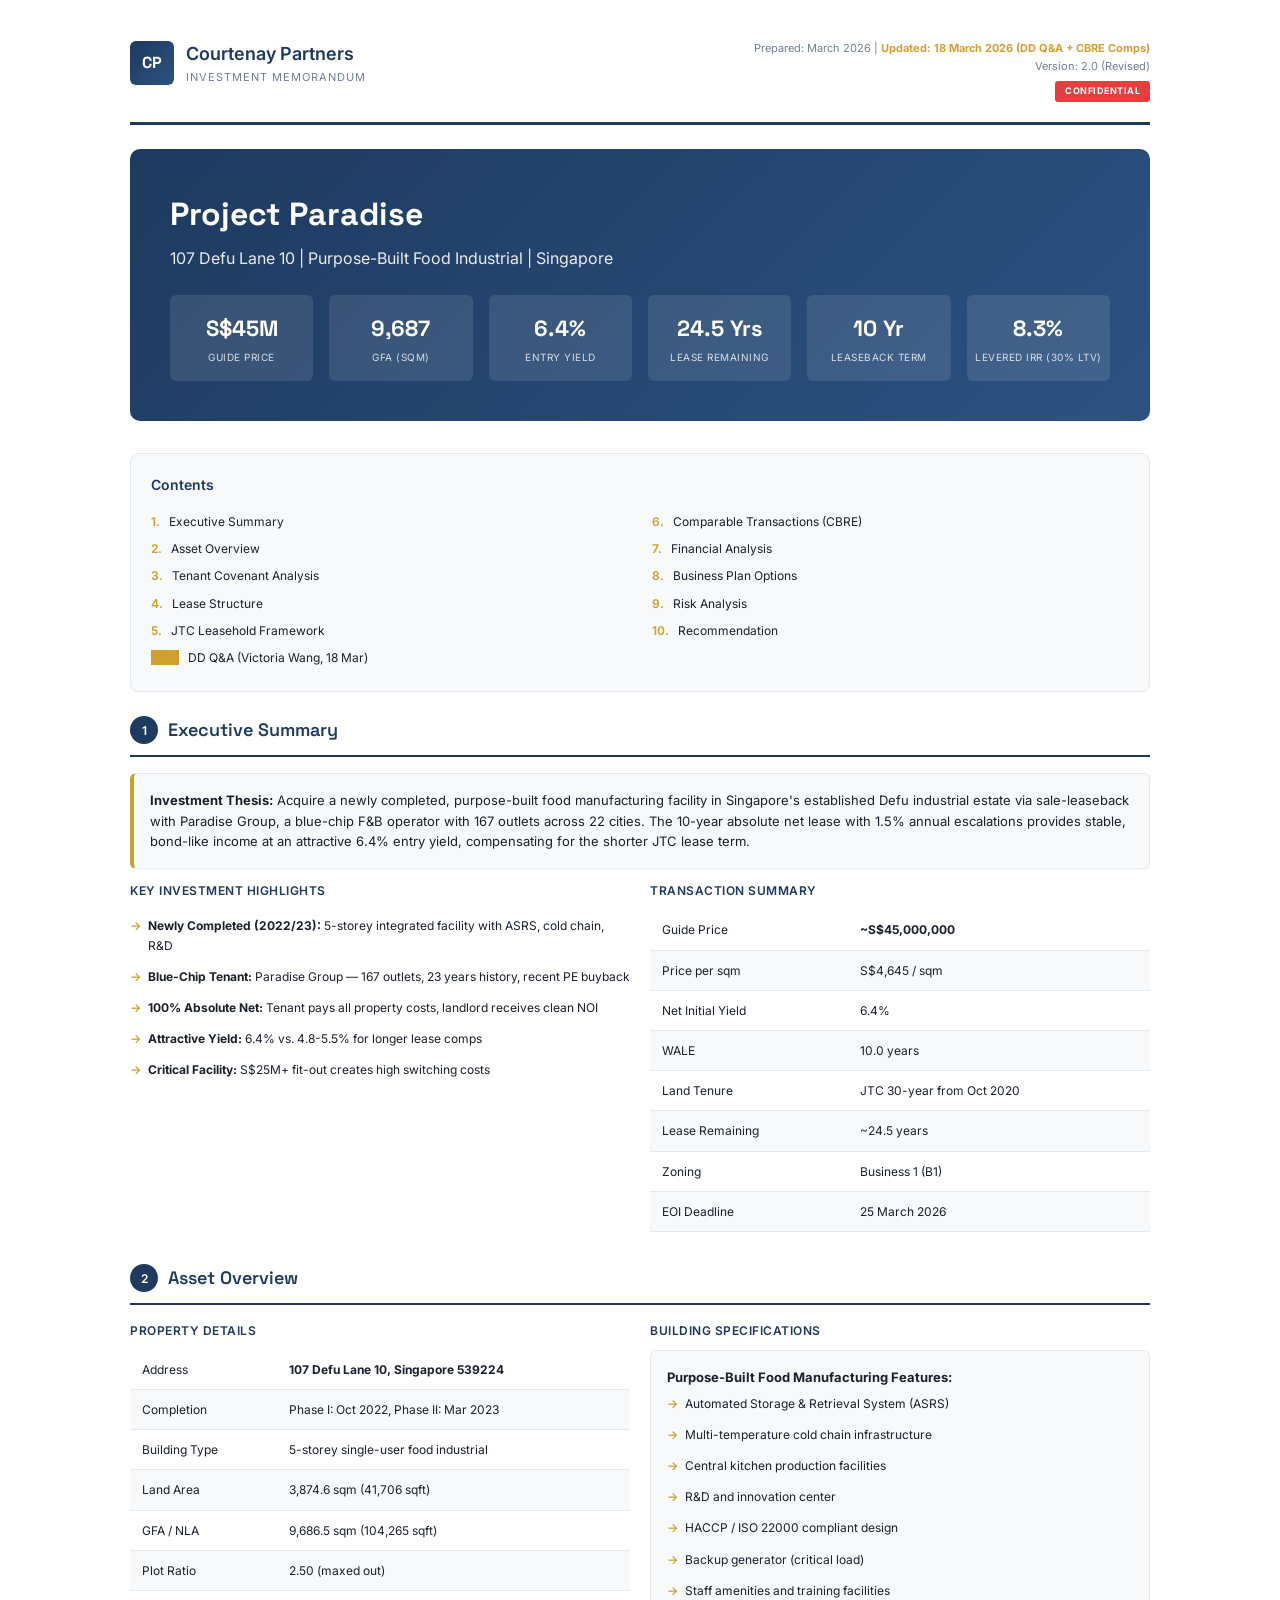
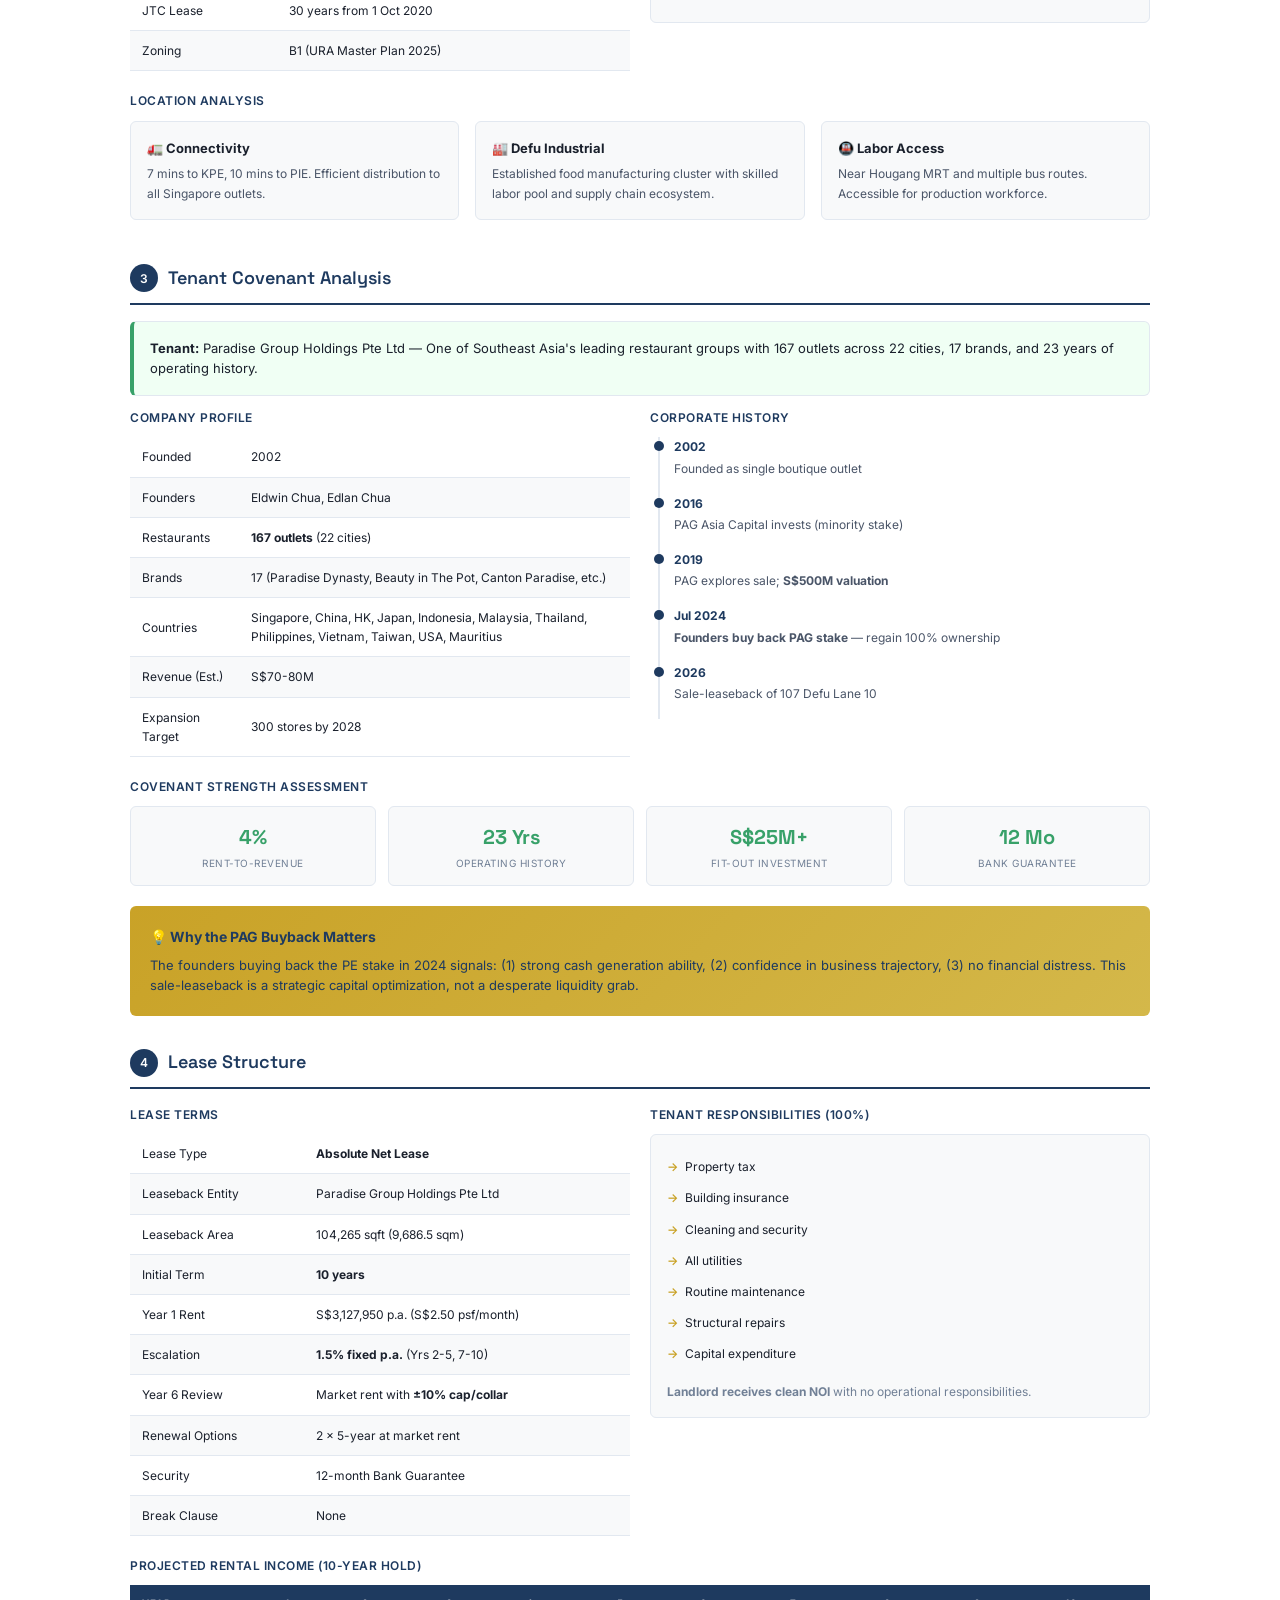
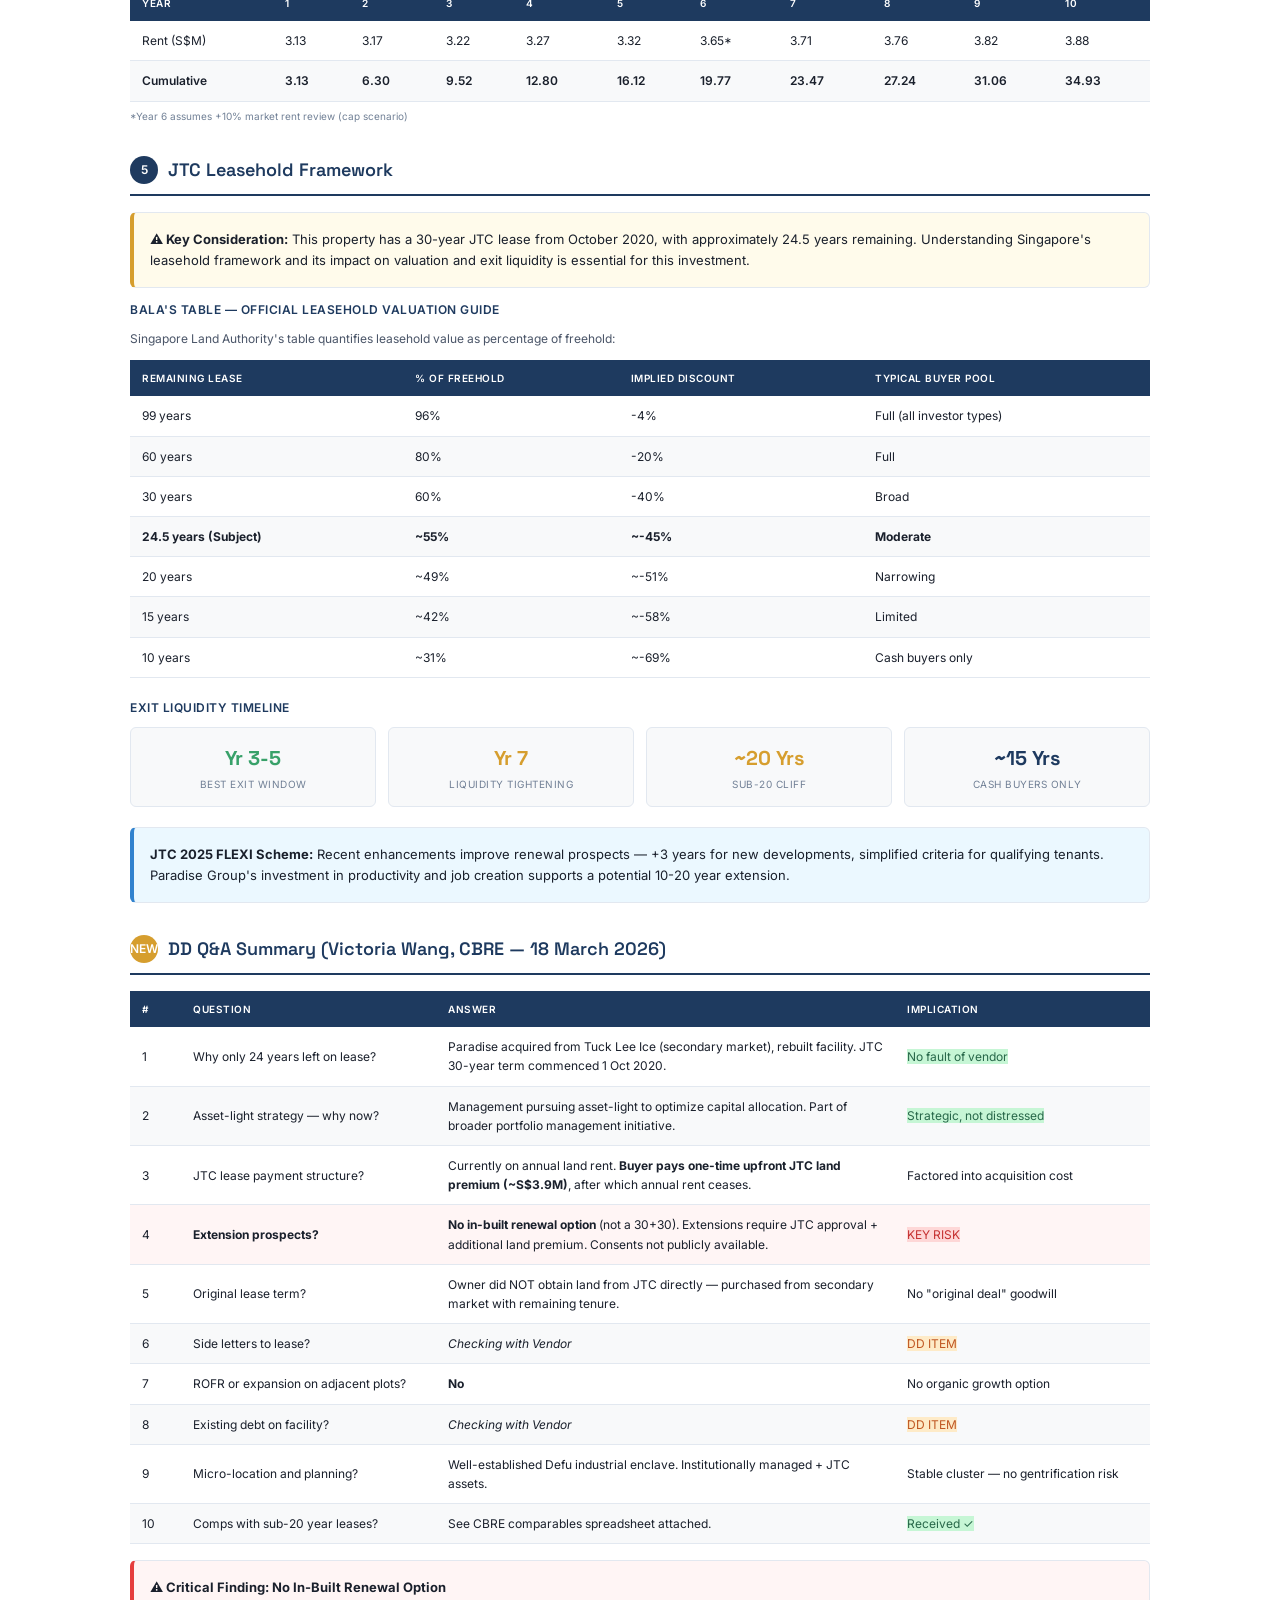
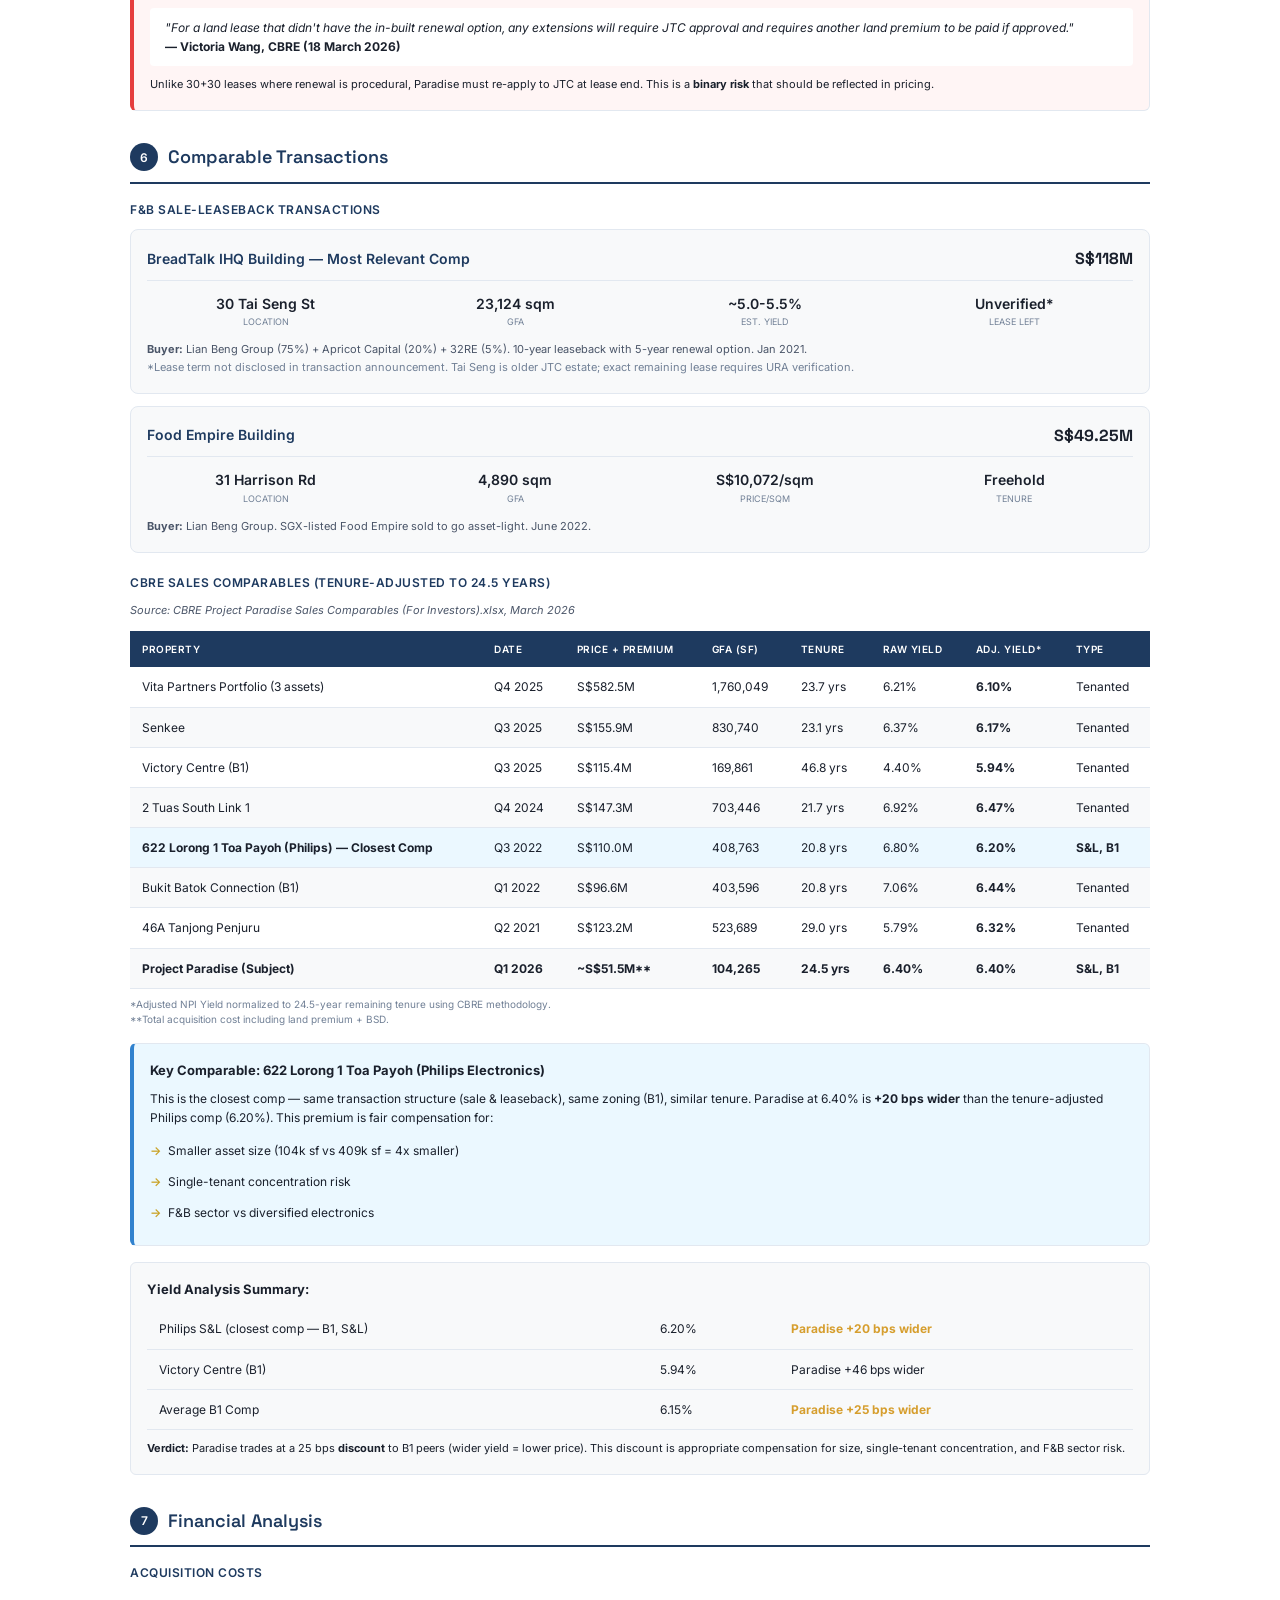
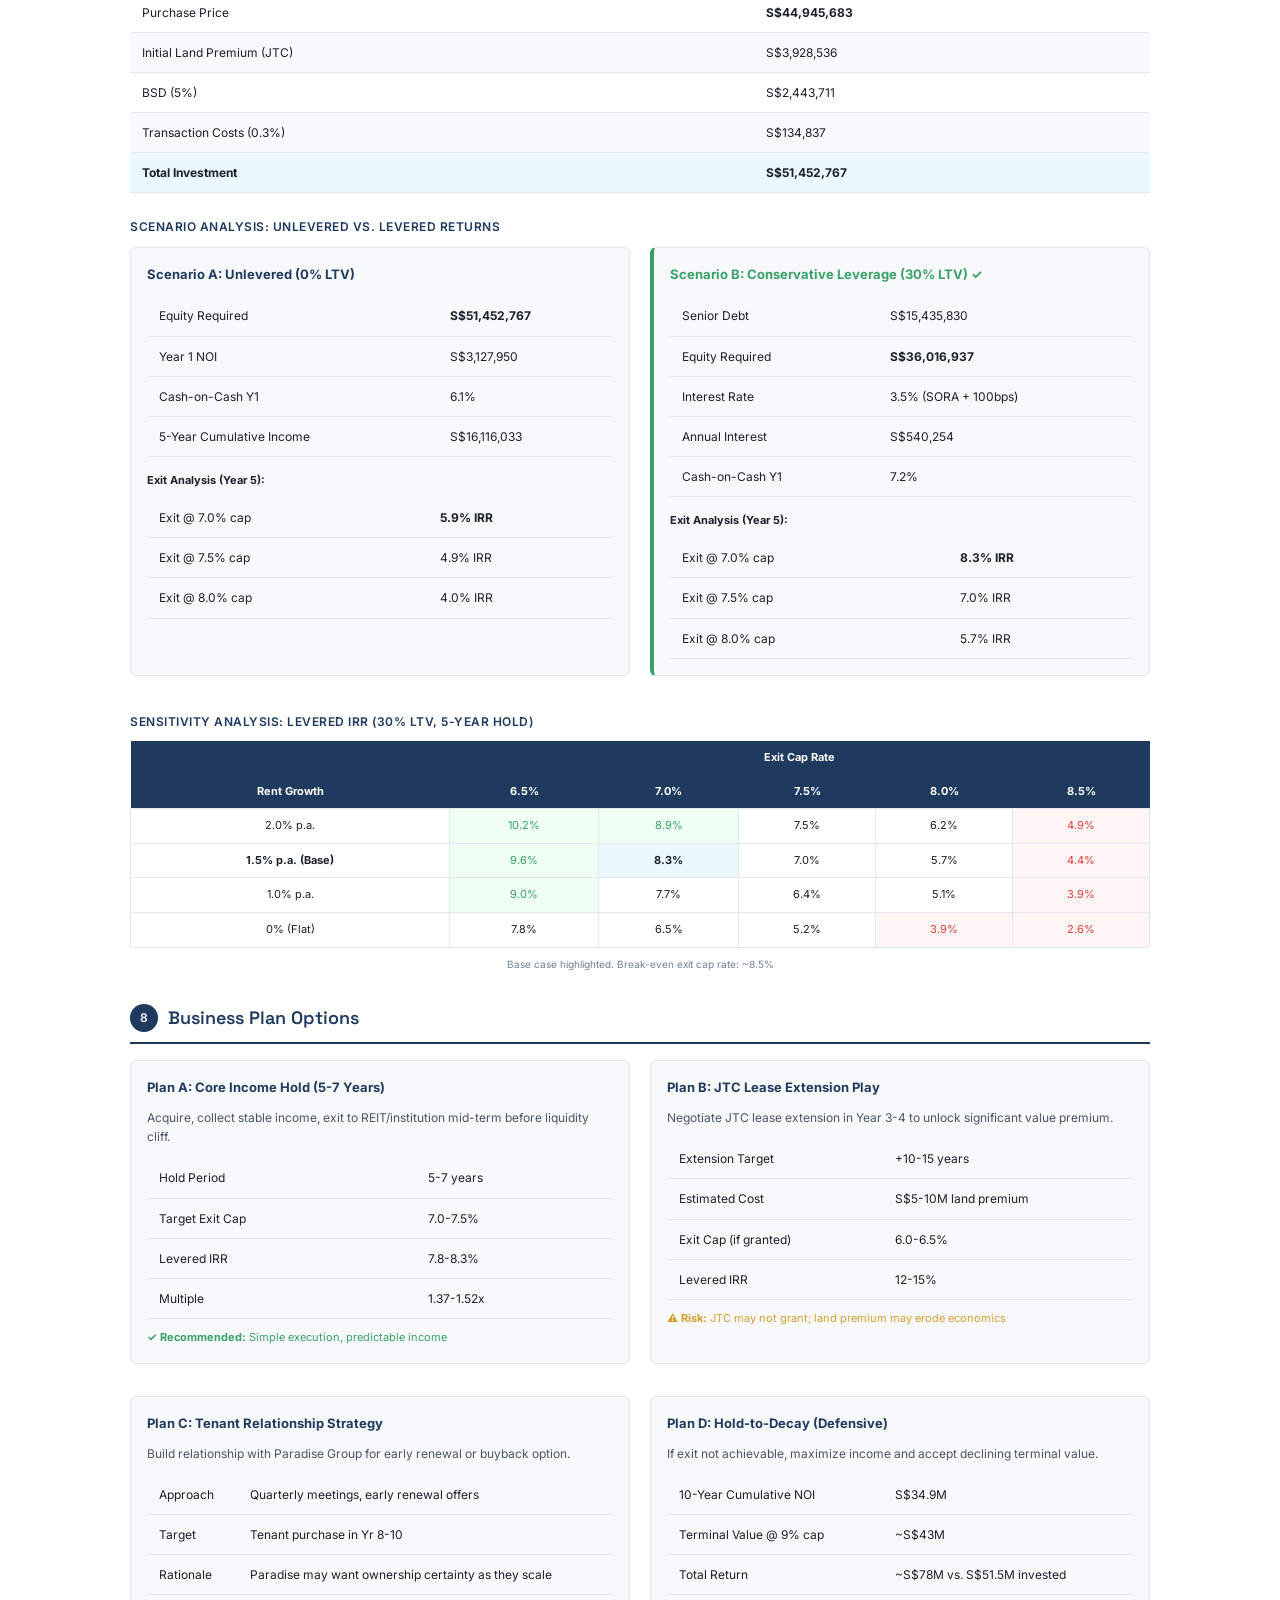
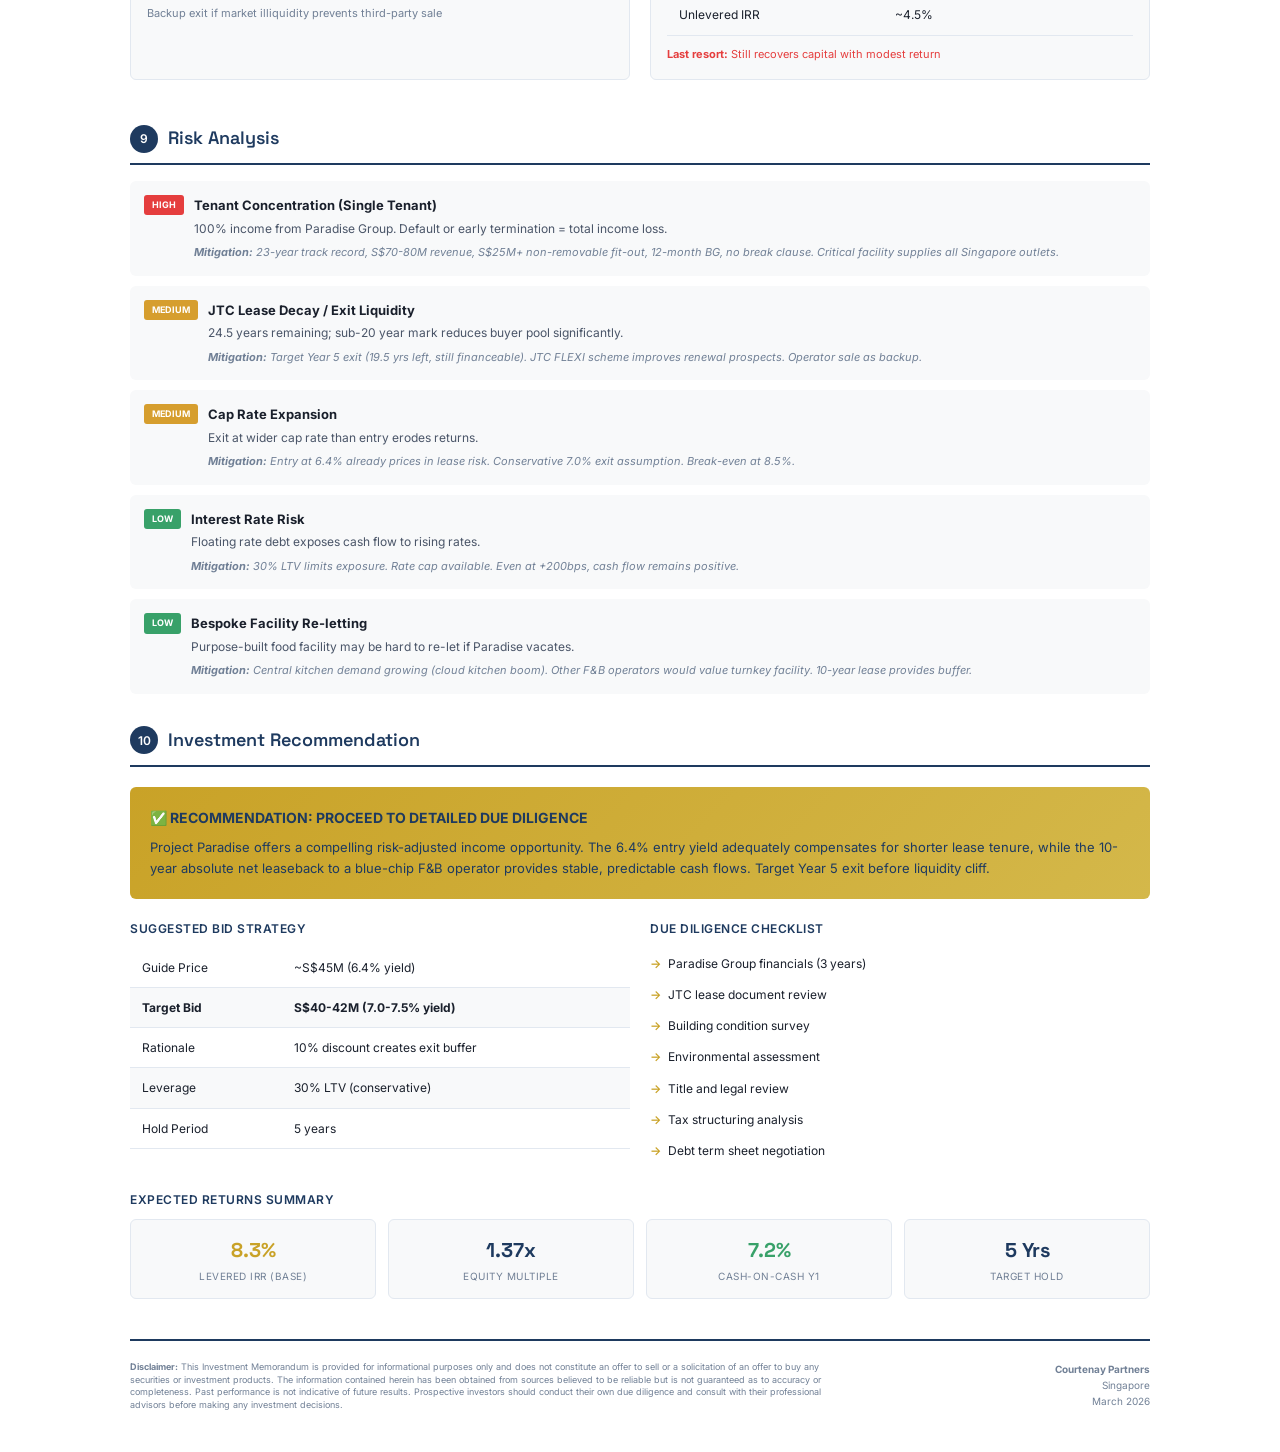
<file: im-paradise.html>
<!DOCTYPE html>
<html lang="en">
<head>
    <meta charset="UTF-8">
    <meta name="viewport" content="width=device-width, initial-scale=1.0">
    <title>Project Paradise | Investment Memorandum | Courtenay Partners</title>
    <link rel="preconnect" href="https://fonts.googleapis.com">
    <link rel="preconnect" href="https://fonts.gstatic.com" crossorigin>
    <link href="https://fonts.googleapis.com/css2?family=Space+Grotesk:wght@300;400;500;600;700&family=Inter:wght@300;400;500;600;700&family=JetBrains+Mono:wght@400;500&display=swap" rel="stylesheet">
    <style>
        :root {
            --primary: #1e3a5f;
            --primary-light: #2c5282;
            --accent: #c9a227;
            --accent-light: #d4b84a;
            --bg: #ffffff;
            --bg-alt: #f8f9fa;
            --bg-dark: #1e3a5f;
            --text: #1a202c;
            --text-light: #4a5568;
            --text-muted: #718096;
            --border: #e2e8f0;
            --success: #38a169;
            --warning: #d69e2e;
            --danger: #e53e3e;
            --info: #3182ce;
        }

        * { margin: 0; padding: 0; box-sizing: border-box; }

        body {
            font-family: 'Inter', -apple-system, BlinkMacSystemFont, sans-serif;
            background: var(--bg);
            color: var(--text);
            line-height: 1.6;
            font-size: 13px;
        }

        .page {
            max-width: 1100px;
            margin: 0 auto;
            padding: 40px;
        }

        @media print {
            .page { padding: 20px; }
            .page-break { page-break-before: always; }
            .no-print { display: none; }
        }

        /* Header */
        .im-header {
            display: flex;
            justify-content: space-between;
            align-items: flex-start;
            padding-bottom: 20px;
            border-bottom: 3px solid var(--primary);
            margin-bottom: 24px;
        }

        .im-branding { display: flex; align-items: center; gap: 12px; }

        .im-logo {
            width: 44px; height: 44px;
            background: linear-gradient(135deg, var(--primary) 0%, var(--primary-light) 100%);
            border-radius: 6px;
            display: flex; align-items: center; justify-content: center;
            font-family: 'Space Grotesk', sans-serif;
            font-weight: 700; font-size: 16px; color: white;
        }

        .im-company { font-size: 18px; font-weight: 600; color: var(--primary); }
        .im-type { font-size: 11px; color: var(--text-muted); text-transform: uppercase; letter-spacing: 1px; }

        .im-meta { text-align: right; font-size: 11px; color: var(--text-muted); }

        .im-confidential {
            display: inline-block; padding: 3px 10px;
            background: var(--danger); color: white;
            font-size: 9px; font-weight: 700; text-transform: uppercase;
            letter-spacing: 0.5px; border-radius: 3px; margin-top: 6px;
        }

        /* Cover */
        .cover-section {
            background: linear-gradient(135deg, var(--primary) 0%, var(--primary-light) 100%);
            color: white; padding: 40px; border-radius: 10px; margin-bottom: 32px;
        }

        .cover-title { font-family: 'Space Grotesk', sans-serif; font-size: 32px; font-weight: 700; margin-bottom: 6px; }
        .cover-subtitle { font-size: 16px; opacity: 0.9; margin-bottom: 24px; }

        .cover-kpis { display: grid; grid-template-columns: repeat(6, 1fr); gap: 16px; }

        .cover-kpi {
            text-align: center; padding: 16px 8px;
            background: rgba(255,255,255,0.1); border-radius: 6px;
        }

        .cover-kpi-value { font-family: 'Space Grotesk', sans-serif; font-size: 22px; font-weight: 700; }
        .cover-kpi-label { font-size: 10px; text-transform: uppercase; letter-spacing: 0.5px; opacity: 0.8; margin-top: 2px; }

        /* Sections */
        .section { margin-bottom: 32px; }

        .section-header {
            display: flex; align-items: center; gap: 10px;
            margin-bottom: 16px; padding-bottom: 10px;
            border-bottom: 2px solid var(--primary);
        }

        .section-number {
            width: 28px; height: 28px;
            background: var(--primary); color: white; border-radius: 50%;
            display: flex; align-items: center; justify-content: center;
            font-weight: 600; font-size: 12px;
        }

        .section-title {
            font-family: 'Space Grotesk', sans-serif;
            font-size: 18px; font-weight: 600; color: var(--primary);
        }

        .subsection { margin-bottom: 20px; }

        .subsection-title {
            font-size: 12px; font-weight: 600; color: var(--primary);
            text-transform: uppercase; letter-spacing: 0.5px; margin-bottom: 10px;
        }

        /* Content Boxes */
        .content-box {
            background: var(--bg-alt); border: 1px solid var(--border);
            border-radius: 6px; padding: 16px; margin-bottom: 12px;
        }

        .content-box.highlight { border-left: 4px solid var(--accent); }
        .content-box.warning { border-left: 4px solid var(--warning); background: #fffbeb; }
        .content-box.success { border-left: 4px solid var(--success); background: #f0fff4; }
        .content-box.info { border-left: 4px solid var(--info); background: #ebf8ff; }
        .content-box.danger { border-left: 4px solid var(--danger); background: #fff5f5; }

        /* Grids */
        .grid-2 { display: grid; grid-template-columns: repeat(2, 1fr); gap: 20px; }
        .grid-3 { display: grid; grid-template-columns: repeat(3, 1fr); gap: 16px; }
        .grid-4 { display: grid; grid-template-columns: repeat(4, 1fr); gap: 12px; }

        /* Tables */
        .data-table { width: 100%; border-collapse: collapse; font-size: 12px; }

        .data-table th {
            background: var(--primary); color: white;
            padding: 10px 12px; text-align: left;
            font-weight: 600; font-size: 10px;
            text-transform: uppercase; letter-spacing: 0.5px;
        }

        .data-table td { padding: 10px 12px; border-bottom: 1px solid var(--border); }
        .data-table tr:nth-child(even) { background: var(--bg-alt); }
        .data-table tr:hover { background: #edf2f7; }
        .data-table .highlight-row { background: #ebf8ff; font-weight: 600; }
        .data-table .subject-row { background: #c6f6d5; font-weight: 700; }

        /* Metric Cards */
        .metric-card {
            background: var(--bg-alt); border: 1px solid var(--border);
            border-radius: 6px; padding: 14px; text-align: center;
        }

        .metric-value {
            font-family: 'Space Grotesk', sans-serif;
            font-size: 20px; font-weight: 700; color: var(--primary);
        }

        .metric-label {
            font-size: 10px; color: var(--text-muted);
            text-transform: uppercase; letter-spacing: 0.5px; margin-top: 2px;
        }

        .metric-card.accent .metric-value { color: var(--accent); }
        .metric-card.success .metric-value { color: var(--success); }
        .metric-card.warning .metric-value { color: var(--warning); }

        /* Risk Items */
        .risk-item {
            display: flex; align-items: flex-start; gap: 10px;
            padding: 14px; background: var(--bg-alt); border-radius: 6px; margin-bottom: 10px;
        }

        .risk-level {
            padding: 3px 8px; border-radius: 3px;
            font-size: 9px; font-weight: 700; text-transform: uppercase; white-space: nowrap;
        }

        .risk-level.high { background: var(--danger); color: white; }
        .risk-level.medium { background: var(--warning); color: white; }
        .risk-level.low { background: var(--success); color: white; }

        .risk-content h4 { font-size: 13px; margin-bottom: 3px; }
        .risk-content p { font-size: 12px; color: var(--text-light); margin-bottom: 6px; }
        .risk-mitigation { font-size: 11px; color: var(--text-muted); font-style: italic; }

        /* Callout */
        .callout {
            background: linear-gradient(135deg, var(--accent) 0%, var(--accent-light) 100%);
            color: var(--primary); padding: 20px; border-radius: 6px; margin: 20px 0;
        }

        .callout h4 { font-size: 14px; margin-bottom: 6px; }
        .callout p { font-size: 13px; }

        /* Lists */
        ul.styled-list { list-style: none; padding: 0; }

        ul.styled-list li {
            padding: 6px 0; padding-left: 18px; position: relative; font-size: 12px;
        }

        ul.styled-list li::before {
            content: "→"; position: absolute; left: 0;
            color: var(--accent); font-weight: 600;
        }

        /* Sensitivity Table */
        .sensitivity-table { width: 100%; border-collapse: collapse; font-size: 11px; text-align: center; }
        .sensitivity-table th { background: var(--primary); color: white; padding: 8px; }
        .sensitivity-table td { padding: 8px; border: 1px solid var(--border); }
        .sensitivity-table .base-case { background: #ebf8ff; font-weight: 700; }
        .sensitivity-table .upside { background: #f0fff4; color: var(--success); }
        .sensitivity-table .downside { background: #fff5f5; color: var(--danger); }

        /* Comp Card */
        .comp-card {
            background: var(--bg-alt); border: 1px solid var(--border);
            border-radius: 8px; padding: 16px; margin-bottom: 12px;
        }

        .comp-card-header {
            display: flex; justify-content: space-between; align-items: center;
            margin-bottom: 12px; padding-bottom: 8px; border-bottom: 1px solid var(--border);
        }

        .comp-card-title { font-weight: 600; font-size: 14px; color: var(--primary); }
        .comp-card-price { font-family: 'Space Grotesk', sans-serif; font-weight: 700; font-size: 16px; }

        .comp-card-grid { display: grid; grid-template-columns: repeat(4, 1fr); gap: 12px; }

        .comp-card-metric { text-align: center; }
        .comp-card-metric-value { font-weight: 600; font-size: 14px; }
        .comp-card-metric-label { font-size: 9px; color: var(--text-muted); text-transform: uppercase; }

        /* Timeline */
        .timeline { position: relative; padding-left: 24px; }
        .timeline::before {
            content: ''; position: absolute; left: 8px; top: 0; bottom: 0;
            width: 2px; background: var(--border);
        }

        .timeline-item { position: relative; padding-bottom: 16px; }
        .timeline-item::before {
            content: ''; position: absolute; left: -20px; top: 4px;
            width: 10px; height: 10px; background: var(--primary); border-radius: 50%;
        }

        .timeline-year { font-weight: 700; color: var(--primary); margin-bottom: 2px; font-size: 12px; }
        .timeline-content { font-size: 12px; color: var(--text-light); }

        /* Footer */
        .im-footer {
            margin-top: 40px; padding-top: 20px; border-top: 2px solid var(--primary);
            display: flex; justify-content: space-between; font-size: 10px; color: var(--text-muted);
        }

        .im-disclaimer { max-width: 70%; font-size: 9px; line-height: 1.4; }

        /* Print */
        @media print {
            body { font-size: 11px; }
            .cover-section { padding: 24px; }
            .cover-title { font-size: 24px; }
            .cover-kpis { grid-template-columns: repeat(3, 1fr); }
        }

        /* Responsive */
        @media (max-width: 768px) {
            .grid-2, .grid-3, .grid-4 { grid-template-columns: 1fr; }
            .cover-kpis { grid-template-columns: repeat(2, 1fr); }
        }

        /* TOC */
        .toc {
            background: var(--bg-alt); border: 1px solid var(--border);
            border-radius: 8px; padding: 20px; margin-bottom: 24px;
        }

        .toc-title { font-weight: 600; color: var(--primary); margin-bottom: 12px; font-size: 14px; }
        .toc-list { list-style: none; padding: 0; columns: 2; column-gap: 24px; }
        .toc-list li { padding: 4px 0; font-size: 12px; }
        .toc-list a { color: var(--text); text-decoration: none; }
        .toc-list a:hover { color: var(--primary); text-decoration: underline; }
        .toc-num { color: var(--accent); font-weight: 600; margin-right: 6px; }
    </style>
</head>
<body>
    <div class="page">
        <!-- Header -->
        <header class="im-header">
            <div class="im-branding">
                <div class="im-logo">CP</div>
                <div>
                    <div class="im-company">Courtenay Partners</div>
                    <div class="im-type">Investment Memorandum</div>
                </div>
            </div>
            <div class="im-meta">
                <div>Prepared: March 2026 | <strong style="color: var(--warning);">Updated: 18 March 2026 (DD Q&A + CBRE Comps)</strong></div>
                <div>Version: 2.0 (Revised)</div>
                <div class="im-confidential">Confidential</div>
            </div>
        </header>

        <!-- Cover -->
        <section class="cover-section">
            <div class="cover-title">Project Paradise</div>
            <div class="cover-subtitle">107 Defu Lane 10 | Purpose-Built Food Industrial | Singapore</div>
            <div class="cover-kpis">
                <div class="cover-kpi">
                    <div class="cover-kpi-value">S$45M</div>
                    <div class="cover-kpi-label">Guide Price</div>
                </div>
                <div class="cover-kpi">
                    <div class="cover-kpi-value">9,687</div>
                    <div class="cover-kpi-label">GFA (sqm)</div>
                </div>
                <div class="cover-kpi">
                    <div class="cover-kpi-value">6.4%</div>
                    <div class="cover-kpi-label">Entry Yield</div>
                </div>
                <div class="cover-kpi">
                    <div class="cover-kpi-value">24.5 Yrs</div>
                    <div class="cover-kpi-label">Lease Remaining</div>
                </div>
                <div class="cover-kpi">
                    <div class="cover-kpi-value">10 Yr</div>
                    <div class="cover-kpi-label">Leaseback Term</div>
                </div>
                <div class="cover-kpi">
                    <div class="cover-kpi-value">8.3%</div>
                    <div class="cover-kpi-label">Levered IRR (30% LTV)</div>
                </div>
            </div>
        </section>

        <!-- Table of Contents -->
        <div class="toc">
            <div class="toc-title">Contents</div>
            <ol class="toc-list">
                <li><a href="#exec"><span class="toc-num">1.</span> Executive Summary</a></li>
                <li><a href="#asset"><span class="toc-num">2.</span> Asset Overview</a></li>
                <li><a href="#tenant"><span class="toc-num">3.</span> Tenant Covenant Analysis</a></li>
                <li><a href="#lease"><span class="toc-num">4.</span> Lease Structure</a></li>
                <li><a href="#jtc"><span class="toc-num">5.</span> JTC Leasehold Framework</a></li>
                <li><a href="#dd-qa"><span class="toc-num" style="background: var(--warning);">NEW</span> DD Q&A (Victoria Wang, 18 Mar)</a></li>
                <li><a href="#comps"><span class="toc-num">6.</span> Comparable Transactions (CBRE)</a></li>
                <li><a href="#financial"><span class="toc-num">7.</span> Financial Analysis</a></li>
                <li><a href="#business"><span class="toc-num">8.</span> Business Plan Options</a></li>
                <li><a href="#risk"><span class="toc-num">9.</span> Risk Analysis</a></li>
                <li><a href="#recommendation"><span class="toc-num">10.</span> Recommendation</a></li>
            </ol>
        </div>

        <!-- Section 1: Executive Summary -->
        <section class="section" id="exec">
            <div class="section-header">
                <div class="section-number">1</div>
                <div class="section-title">Executive Summary</div>
            </div>

            <div class="content-box highlight">
                <strong>Investment Thesis:</strong> Acquire a newly completed, purpose-built food manufacturing facility in Singapore's established Defu industrial estate via sale-leaseback with Paradise Group, a blue-chip F&B operator with 167 outlets across 22 cities. The 10-year absolute net lease with 1.5% annual escalations provides stable, bond-like income at an attractive 6.4% entry yield, compensating for the shorter JTC lease term.
            </div>

            <div class="grid-2">
                <div>
                    <div class="subsection-title">Key Investment Highlights</div>
                    <ul class="styled-list">
                        <li><strong>Newly Completed (2022/23):</strong> 5-storey integrated facility with ASRS, cold chain, R&D</li>
                        <li><strong>Blue-Chip Tenant:</strong> Paradise Group — 167 outlets, 23 years history, recent PE buyback</li>
                        <li><strong>100% Absolute Net:</strong> Tenant pays all property costs, landlord receives clean NOI</li>
                        <li><strong>Attractive Yield:</strong> 6.4% vs. 4.8-5.5% for longer lease comps</li>
                        <li><strong>Critical Facility:</strong> S$25M+ fit-out creates high switching costs</li>
                    </ul>
                </div>
                <div>
                    <div class="subsection-title">Transaction Summary</div>
                    <table class="data-table">
                        <tr><td>Guide Price</td><td><strong>~S$45,000,000</strong></td></tr>
                        <tr><td>Price per sqm</td><td>S$4,645 / sqm</td></tr>
                        <tr><td>Net Initial Yield</td><td>6.4%</td></tr>
                        <tr><td>WALE</td><td>10.0 years</td></tr>
                        <tr><td>Land Tenure</td><td>JTC 30-year from Oct 2020</td></tr>
                        <tr><td>Lease Remaining</td><td>~24.5 years</td></tr>
                        <tr><td>Zoning</td><td>Business 1 (B1)</td></tr>
                        <tr><td>EOI Deadline</td><td>25 March 2026</td></tr>
                    </table>
                </div>
            </div>
        </section>

        <!-- Section 2: Asset Overview -->
        <section class="section page-break" id="asset">
            <div class="section-header">
                <div class="section-number">2</div>
                <div class="section-title">Asset Overview</div>
            </div>

            <div class="grid-2">
                <div>
                    <div class="subsection-title">Property Details</div>
                    <table class="data-table">
                        <tr><td>Address</td><td><strong>107 Defu Lane 10, Singapore 539224</strong></td></tr>
                        <tr><td>Completion</td><td>Phase I: Oct 2022, Phase II: Mar 2023</td></tr>
                        <tr><td>Building Type</td><td>5-storey single-user food industrial</td></tr>
                        <tr><td>Land Area</td><td>3,874.6 sqm (41,706 sqft)</td></tr>
                        <tr><td>GFA / NLA</td><td>9,686.5 sqm (104,265 sqft)</td></tr>
                        <tr><td>Plot Ratio</td><td>2.50 (maxed out)</td></tr>
                        <tr><td>JTC Lease</td><td>30 years from 1 Oct 2020</td></tr>
                        <tr><td>Zoning</td><td>B1 (URA Master Plan 2025)</td></tr>
                    </table>
                </div>
                <div>
                    <div class="subsection-title">Building Specifications</div>
                    <div class="content-box">
                        <strong>Purpose-Built Food Manufacturing Features:</strong>
                        <ul class="styled-list">
                            <li>Automated Storage & Retrieval System (ASRS)</li>
                            <li>Multi-temperature cold chain infrastructure</li>
                            <li>Central kitchen production facilities</li>
                            <li>R&D and innovation center</li>
                            <li>HACCP / ISO 22000 compliant design</li>
                            <li>Backup generator (critical load)</li>
                            <li>Staff amenities and training facilities</li>
                        </ul>
                    </div>
                </div>
            </div>

            <div class="subsection-title" style="margin-top: 20px;">Location Analysis</div>
            <div class="grid-3">
                <div class="content-box">
                    <strong>🚛 Connectivity</strong>
                    <p style="font-size: 12px; color: var(--text-light); margin-top: 6px;">7 mins to KPE, 10 mins to PIE. Efficient distribution to all Singapore outlets.</p>
                </div>
                <div class="content-box">
                    <strong>🏭 Defu Industrial</strong>
                    <p style="font-size: 12px; color: var(--text-light); margin-top: 6px;">Established food manufacturing cluster with skilled labor pool and supply chain ecosystem.</p>
                </div>
                <div class="content-box">
                    <strong>🚇 Labor Access</strong>
                    <p style="font-size: 12px; color: var(--text-light); margin-top: 6px;">Near Hougang MRT and multiple bus routes. Accessible for production workforce.</p>
                </div>
            </div>
        </section>

        <!-- Section 3: Tenant Covenant -->
        <section class="section page-break" id="tenant">
            <div class="section-header">
                <div class="section-number">3</div>
                <div class="section-title">Tenant Covenant Analysis</div>
            </div>

            <div class="content-box success">
                <strong>Tenant:</strong> Paradise Group Holdings Pte Ltd — One of Southeast Asia's leading restaurant groups with 167 outlets across 22 cities, 17 brands, and 23 years of operating history.
            </div>

            <div class="grid-2">
                <div>
                    <div class="subsection-title">Company Profile</div>
                    <table class="data-table">
                        <tr><td>Founded</td><td>2002</td></tr>
                        <tr><td>Founders</td><td>Eldwin Chua, Edlan Chua</td></tr>
                        <tr><td>Restaurants</td><td><strong>167 outlets</strong> (22 cities)</td></tr>
                        <tr><td>Brands</td><td>17 (Paradise Dynasty, Beauty in The Pot, Canton Paradise, etc.)</td></tr>
                        <tr><td>Countries</td><td>Singapore, China, HK, Japan, Indonesia, Malaysia, Thailand, Philippines, Vietnam, Taiwan, USA, Mauritius</td></tr>
                        <tr><td>Revenue (Est.)</td><td>S$70-80M</td></tr>
                        <tr><td>Expansion Target</td><td>300 stores by 2028</td></tr>
                    </table>
                </div>
                <div>
                    <div class="subsection-title">Corporate History</div>
                    <div class="timeline">
                        <div class="timeline-item">
                            <div class="timeline-year">2002</div>
                            <div class="timeline-content">Founded as single boutique outlet</div>
                        </div>
                        <div class="timeline-item">
                            <div class="timeline-year">2016</div>
                            <div class="timeline-content">PAG Asia Capital invests (minority stake)</div>
                        </div>
                        <div class="timeline-item">
                            <div class="timeline-year">2019</div>
                            <div class="timeline-content">PAG explores sale; <strong>S$500M valuation</strong></div>
                        </div>
                        <div class="timeline-item">
                            <div class="timeline-year">Jul 2024</div>
                            <div class="timeline-content"><strong>Founders buy back PAG stake</strong> — regain 100% ownership</div>
                        </div>
                        <div class="timeline-item">
                            <div class="timeline-year">2026</div>
                            <div class="timeline-content">Sale-leaseback of 107 Defu Lane 10</div>
                        </div>
                    </div>
                </div>
            </div>

            <div class="subsection-title" style="margin-top: 20px;">Covenant Strength Assessment</div>
            <div class="grid-4">
                <div class="metric-card success">
                    <div class="metric-value">4%</div>
                    <div class="metric-label">Rent-to-Revenue</div>
                </div>
                <div class="metric-card success">
                    <div class="metric-value">23 Yrs</div>
                    <div class="metric-label">Operating History</div>
                </div>
                <div class="metric-card success">
                    <div class="metric-value">S$25M+</div>
                    <div class="metric-label">Fit-Out Investment</div>
                </div>
                <div class="metric-card success">
                    <div class="metric-value">12 Mo</div>
                    <div class="metric-label">Bank Guarantee</div>
                </div>
            </div>

            <div class="callout" style="margin-top: 20px;">
                <h4>💡 Why the PAG Buyback Matters</h4>
                <p>The founders buying back the PE stake in 2024 signals: (1) strong cash generation ability, (2) confidence in business trajectory, (3) no financial distress. This sale-leaseback is a strategic capital optimization, not a desperate liquidity grab.</p>
            </div>
        </section>

        <!-- Section 4: Lease Structure -->
        <section class="section" id="lease">
            <div class="section-header">
                <div class="section-number">4</div>
                <div class="section-title">Lease Structure</div>
            </div>

            <div class="grid-2">
                <div>
                    <div class="subsection-title">Lease Terms</div>
                    <table class="data-table">
                        <tr><td>Lease Type</td><td><strong>Absolute Net Lease</strong></td></tr>
                        <tr><td>Leaseback Entity</td><td>Paradise Group Holdings Pte Ltd</td></tr>
                        <tr><td>Leaseback Area</td><td>104,265 sqft (9,686.5 sqm)</td></tr>
                        <tr><td>Initial Term</td><td><strong>10 years</strong></td></tr>
                        <tr><td>Year 1 Rent</td><td>S$3,127,950 p.a. (S$2.50 psf/month)</td></tr>
                        <tr><td>Escalation</td><td><strong>1.5% fixed p.a.</strong> (Yrs 2-5, 7-10)</td></tr>
                        <tr><td>Year 6 Review</td><td>Market rent with <strong>±10% cap/collar</strong></td></tr>
                        <tr><td>Renewal Options</td><td>2 x 5-year at market rent</td></tr>
                        <tr><td>Security</td><td>12-month Bank Guarantee</td></tr>
                        <tr><td>Break Clause</td><td>None</td></tr>
                    </table>
                </div>
                <div>
                    <div class="subsection-title">Tenant Responsibilities (100%)</div>
                    <div class="content-box">
                        <ul class="styled-list">
                            <li>Property tax</li>
                            <li>Building insurance</li>
                            <li>Cleaning and security</li>
                            <li>All utilities</li>
                            <li>Routine maintenance</li>
                            <li>Structural repairs</li>
                            <li>Capital expenditure</li>
                        </ul>
                        <p style="margin-top: 12px; font-size: 12px; color: var(--text-muted);"><strong>Landlord receives clean NOI</strong> with no operational responsibilities.</p>
                    </div>
                </div>
            </div>

            <div class="subsection-title" style="margin-top: 20px;">Projected Rental Income (10-Year Hold)</div>
            <table class="data-table">
                <thead>
                    <tr>
                        <th>Year</th>
                        <th>1</th>
                        <th>2</th>
                        <th>3</th>
                        <th>4</th>
                        <th>5</th>
                        <th>6</th>
                        <th>7</th>
                        <th>8</th>
                        <th>9</th>
                        <th>10</th>
                    </tr>
                </thead>
                <tbody>
                    <tr>
                        <td>Rent (S$M)</td>
                        <td>3.13</td>
                        <td>3.17</td>
                        <td>3.22</td>
                        <td>3.27</td>
                        <td>3.32</td>
                        <td>3.65*</td>
                        <td>3.71</td>
                        <td>3.76</td>
                        <td>3.82</td>
                        <td>3.88</td>
                    </tr>
                    <tr class="highlight-row">
                        <td>Cumulative</td>
                        <td>3.13</td>
                        <td>6.30</td>
                        <td>9.52</td>
                        <td>12.80</td>
                        <td>16.12</td>
                        <td>19.77</td>
                        <td>23.47</td>
                        <td>27.24</td>
                        <td>31.06</td>
                        <td>34.93</td>
                    </tr>
                </tbody>
            </table>
            <p style="font-size: 10px; color: var(--text-muted); margin-top: 6px;">*Year 6 assumes +10% market rent review (cap scenario)</p>
        </section>

        <!-- Section 5: JTC Framework -->
        <section class="section page-break" id="jtc">
            <div class="section-header">
                <div class="section-number">5</div>
                <div class="section-title">JTC Leasehold Framework</div>
            </div>

            <div class="content-box warning">
                <strong>⚠️ Key Consideration:</strong> This property has a 30-year JTC lease from October 2020, with approximately 24.5 years remaining. Understanding Singapore's leasehold framework and its impact on valuation and exit liquidity is essential for this investment.
            </div>

            <div class="subsection-title">Bala's Table — Official Leasehold Valuation Guide</div>
            <p style="font-size: 12px; color: var(--text-light); margin-bottom: 12px;">Singapore Land Authority's table quantifies leasehold value as percentage of freehold:</p>
            
            <table class="data-table">
                <thead>
                    <tr>
                        <th>Remaining Lease</th>
                        <th>% of Freehold</th>
                        <th>Implied Discount</th>
                        <th>Typical Buyer Pool</th>
                    </tr>
                </thead>
                <tbody>
                    <tr><td>99 years</td><td>96%</td><td>-4%</td><td>Full (all investor types)</td></tr>
                    <tr><td>60 years</td><td>80%</td><td>-20%</td><td>Full</td></tr>
                    <tr><td>30 years</td><td>60%</td><td>-40%</td><td>Broad</td></tr>
                    <tr class="highlight-row"><td><strong>24.5 years (Subject)</strong></td><td><strong>~55%</strong></td><td><strong>~-45%</strong></td><td><strong>Moderate</strong></td></tr>
                    <tr><td>20 years</td><td>~49%</td><td>~-51%</td><td>Narrowing</td></tr>
                    <tr><td>15 years</td><td>~42%</td><td>~-58%</td><td>Limited</td></tr>
                    <tr><td>10 years</td><td>~31%</td><td>~-69%</td><td>Cash buyers only</td></tr>
                </tbody>
            </table>

            <div class="subsection-title" style="margin-top: 20px;">Exit Liquidity Timeline</div>
            <div class="grid-4">
                <div class="metric-card success">
                    <div class="metric-value">Yr 3-5</div>
                    <div class="metric-label">Best Exit Window</div>
                </div>
                <div class="metric-card warning">
                    <div class="metric-value">Yr 7</div>
                    <div class="metric-label">Liquidity Tightening</div>
                </div>
                <div class="metric-card warning">
                    <div class="metric-value">~20 Yrs</div>
                    <div class="metric-label">Sub-20 Cliff</div>
                </div>
                <div class="metric-card">
                    <div class="metric-value">~15 Yrs</div>
                    <div class="metric-label">Cash Buyers Only</div>
                </div>
            </div>

            <div class="content-box info" style="margin-top: 20px;">
                <strong>JTC 2025 FLEXI Scheme:</strong> Recent enhancements improve renewal prospects — +3 years for new developments, simplified criteria for qualifying tenants. Paradise Group's investment in productivity and job creation supports a potential 10-20 year extension.
            </div>
        </section>

        <!-- Section 5B: DD Q&A -->
        <section class="section" id="dd-qa">
            <div class="section-header">
                <div class="section-number" style="background: var(--warning);">NEW</div>
                <div class="section-title">DD Q&A Summary (Victoria Wang, CBRE — 18 March 2026)</div>
            </div>

            <table class="data-table">
                <thead>
                    <tr>
                        <th style="width: 5%;">#</th>
                        <th style="width: 25%;">Question</th>
                        <th style="width: 45%;">Answer</th>
                        <th style="width: 25%;">Implication</th>
                    </tr>
                </thead>
                <tbody>
                    <tr>
                        <td>1</td>
                        <td>Why only 24 years left on lease?</td>
                        <td>Paradise acquired from Tuck Lee Ice (secondary market), rebuilt facility. JTC 30-year term commenced 1 Oct 2020.</td>
                        <td><span class="badge" style="background: #c6f6d5; color: #276749;">No fault of vendor</span></td>
                    </tr>
                    <tr>
                        <td>2</td>
                        <td>Asset-light strategy — why now?</td>
                        <td>Management pursuing asset-light to optimize capital allocation. Part of broader portfolio management initiative.</td>
                        <td><span class="badge" style="background: #c6f6d5; color: #276749;">Strategic, not distressed</span></td>
                    </tr>
                    <tr>
                        <td>3</td>
                        <td>JTC lease payment structure?</td>
                        <td>Currently on annual land rent. <strong>Buyer pays one-time upfront JTC land premium (~S$3.9M)</strong>, after which annual rent ceases.</td>
                        <td>Factored into acquisition cost</td>
                    </tr>
                    <tr style="background: #fff5f5;">
                        <td>4</td>
                        <td><strong>Extension prospects?</strong></td>
                        <td><strong>No in-built renewal option</strong> (not a 30+30). Extensions require JTC approval + additional land premium. Consents not publicly available.</td>
                        <td><span class="badge" style="background: #fed7d7; color: #c53030;">KEY RISK</span></td>
                    </tr>
                    <tr>
                        <td>5</td>
                        <td>Original lease term?</td>
                        <td>Owner did NOT obtain land from JTC directly — purchased from secondary market with remaining tenure.</td>
                        <td>No "original deal" goodwill</td>
                    </tr>
                    <tr>
                        <td>6</td>
                        <td>Side letters to lease?</td>
                        <td><em>Checking with Vendor</em></td>
                        <td><span class="badge" style="background: #feebc8; color: #c05621;">DD ITEM</span></td>
                    </tr>
                    <tr>
                        <td>7</td>
                        <td>ROFR or expansion on adjacent plots?</td>
                        <td><strong>No</strong></td>
                        <td>No organic growth option</td>
                    </tr>
                    <tr>
                        <td>8</td>
                        <td>Existing debt on facility?</td>
                        <td><em>Checking with Vendor</em></td>
                        <td><span class="badge" style="background: #feebc8; color: #c05621;">DD ITEM</span></td>
                    </tr>
                    <tr>
                        <td>9</td>
                        <td>Micro-location and planning?</td>
                        <td>Well-established Defu industrial enclave. Institutionally managed + JTC assets.</td>
                        <td>Stable cluster — no gentrification risk</td>
                    </tr>
                    <tr>
                        <td>10</td>
                        <td>Comps with sub-20 year leases?</td>
                        <td>See CBRE comparables spreadsheet attached.</td>
                        <td><span class="badge" style="background: #c6f6d5; color: #276749;">Received ✓</span></td>
                    </tr>
                </tbody>
            </table>

            <div class="content-box highlight-box" style="margin-top: 16px; background: #fff5f5; border-left: 4px solid var(--danger);">
                <strong>⚠️ Critical Finding: No In-Built Renewal Option</strong>
                <blockquote style="margin: 10px 0; padding: 10px 15px; background: white; border-radius: 4px; font-style: italic; font-size: 12px;">
                    "For a land lease that didn't have the in-built renewal option, any extensions will require JTC approval and requires another land premium to be paid if approved."
                    <br><strong style="font-style: normal;">— Victoria Wang, CBRE (18 March 2026)</strong>
                </blockquote>
                <p style="font-size: 11px; margin-top: 8px;">Unlike 30+30 leases where renewal is procedural, Paradise must re-apply to JTC at lease end. This is a <strong>binary risk</strong> that should be reflected in pricing.</p>
            </div>
        </section>

        <!-- Section 6: Comparables -->
        <section class="section page-break" id="comps">
            <div class="section-header">
                <div class="section-number">6</div>
                <div class="section-title">Comparable Transactions</div>
            </div>

            <div class="subsection-title">F&B Sale-Leaseback Transactions</div>

            <!-- BreadTalk Comp -->
            <div class="comp-card">
                <div class="comp-card-header">
                    <div class="comp-card-title">BreadTalk IHQ Building — Most Relevant Comp</div>
                    <div class="comp-card-price">S$118M</div>
                </div>
                <div class="comp-card-grid">
                    <div class="comp-card-metric">
                        <div class="comp-card-metric-value">30 Tai Seng St</div>
                        <div class="comp-card-metric-label">Location</div>
                    </div>
                    <div class="comp-card-metric">
                        <div class="comp-card-metric-value">23,124 sqm</div>
                        <div class="comp-card-metric-label">GFA</div>
                    </div>
                    <div class="comp-card-metric">
                        <div class="comp-card-metric-value">~5.0-5.5%</div>
                        <div class="comp-card-metric-label">Est. Yield</div>
                    </div>
                    <div class="comp-card-metric">
                        <div class="comp-card-metric-value">Unverified*</div>
                        <div class="comp-card-metric-label">Lease Left</div>
                    </div>
                </div>
                <p style="font-size: 11px; color: var(--text-light); margin-top: 12px;"><strong>Buyer:</strong> Lian Beng Group (75%) + Apricot Capital (20%) + 32RE (5%). 10-year leaseback with 5-year renewal option. Jan 2021.<br><span style="color: var(--text-muted);">*Lease term not disclosed in transaction announcement. Tai Seng is older JTC estate; exact remaining lease requires URA verification.</span></p>
            </div>

            <!-- Food Empire Comp -->
            <div class="comp-card">
                <div class="comp-card-header">
                    <div class="comp-card-title">Food Empire Building</div>
                    <div class="comp-card-price">S$49.25M</div>
                </div>
                <div class="comp-card-grid">
                    <div class="comp-card-metric">
                        <div class="comp-card-metric-value">31 Harrison Rd</div>
                        <div class="comp-card-metric-label">Location</div>
                    </div>
                    <div class="comp-card-metric">
                        <div class="comp-card-metric-value">4,890 sqm</div>
                        <div class="comp-card-metric-label">GFA</div>
                    </div>
                    <div class="comp-card-metric">
                        <div class="comp-card-metric-value">S$10,072/sqm</div>
                        <div class="comp-card-metric-label">Price/sqm</div>
                    </div>
                    <div class="comp-card-metric">
                        <div class="comp-card-metric-value">Freehold</div>
                        <div class="comp-card-metric-label">Tenure</div>
                    </div>
                </div>
                <p style="font-size: 11px; color: var(--text-light); margin-top: 12px;"><strong>Buyer:</strong> Lian Beng Group. SGX-listed Food Empire sold to go asset-light. June 2022.</p>
            </div>

            <div class="subsection-title" style="margin-top: 20px;">CBRE Sales Comparables (Tenure-Adjusted to 24.5 Years)</div>
            <p style="font-size: 11px; color: var(--text-light); margin-bottom: 12px;"><em>Source: CBRE Project Paradise Sales Comparables (For Investors).xlsx, March 2026</em></p>
            <table class="data-table">
                <thead>
                    <tr>
                        <th>Property</th>
                        <th>Date</th>
                        <th>Price + Premium</th>
                        <th>GFA (sf)</th>
                        <th>Tenure</th>
                        <th>Raw Yield</th>
                        <th>Adj. Yield*</th>
                        <th>Type</th>
                    </tr>
                </thead>
                <tbody>
                    <tr>
                        <td>Vita Partners Portfolio (3 assets)</td>
                        <td>Q4 2025</td>
                        <td>S$582.5M</td>
                        <td>1,760,049</td>
                        <td>23.7 yrs</td>
                        <td>6.21%</td>
                        <td><strong>6.10%</strong></td>
                        <td>Tenanted</td>
                    </tr>
                    <tr>
                        <td>Senkee</td>
                        <td>Q3 2025</td>
                        <td>S$155.9M</td>
                        <td>830,740</td>
                        <td>23.1 yrs</td>
                        <td>6.37%</td>
                        <td><strong>6.17%</strong></td>
                        <td>Tenanted</td>
                    </tr>
                    <tr>
                        <td>Victory Centre (B1)</td>
                        <td>Q3 2025</td>
                        <td>S$115.4M</td>
                        <td>169,861</td>
                        <td>46.8 yrs</td>
                        <td>4.40%</td>
                        <td><strong>5.94%</strong></td>
                        <td>Tenanted</td>
                    </tr>
                    <tr>
                        <td>2 Tuas South Link 1</td>
                        <td>Q4 2024</td>
                        <td>S$147.3M</td>
                        <td>703,446</td>
                        <td>21.7 yrs</td>
                        <td>6.92%</td>
                        <td><strong>6.47%</strong></td>
                        <td>Tenanted</td>
                    </tr>
                    <tr style="background: #ebf8ff;">
                        <td><strong>622 Lorong 1 Toa Payoh (Philips) — Closest Comp</strong></td>
                        <td>Q3 2022</td>
                        <td>S$110.0M</td>
                        <td>408,763</td>
                        <td>20.8 yrs</td>
                        <td>6.80%</td>
                        <td><strong>6.20%</strong></td>
                        <td><strong>S&L, B1</strong></td>
                    </tr>
                    <tr>
                        <td>Bukit Batok Connection (B1)</td>
                        <td>Q1 2022</td>
                        <td>S$96.6M</td>
                        <td>403,596</td>
                        <td>20.8 yrs</td>
                        <td>7.06%</td>
                        <td><strong>6.44%</strong></td>
                        <td>Tenanted</td>
                    </tr>
                    <tr>
                        <td>46A Tanjong Penjuru</td>
                        <td>Q2 2021</td>
                        <td>S$123.2M</td>
                        <td>523,689</td>
                        <td>29.0 yrs</td>
                        <td>5.79%</td>
                        <td><strong>6.32%</strong></td>
                        <td>Tenanted</td>
                    </tr>
                    <tr class="subject-row">
                        <td><strong>Project Paradise (Subject)</strong></td>
                        <td><strong>Q1 2026</strong></td>
                        <td><strong>~S$51.5M**</strong></td>
                        <td><strong>104,265</strong></td>
                        <td><strong>24.5 yrs</strong></td>
                        <td><strong>6.40%</strong></td>
                        <td><strong>6.40%</strong></td>
                        <td><strong>S&L, B1</strong></td>
                    </tr>
                </tbody>
            </table>
            <div style="font-size: 10px; color: var(--text-muted); margin-top: 8px; line-height: 1.5;">
                *Adjusted NPI Yield normalized to 24.5-year remaining tenure using CBRE methodology.<br>
                **Total acquisition cost including land premium + BSD.
            </div>

            <div class="content-box highlight-box" style="margin-top: 16px; background: #ebf8ff; border-left: 4px solid var(--info);">
                <strong>Key Comparable: 622 Lorong 1 Toa Payoh (Philips Electronics)</strong>
                <p style="margin: 8px 0; font-size: 12px;">This is the closest comp — same transaction structure (sale & leaseback), same zoning (B1), similar tenure. Paradise at 6.40% is <strong>+20 bps wider</strong> than the tenure-adjusted Philips comp (6.20%). This premium is fair compensation for:</p>
                <ul class="styled-list" style="font-size: 11px;">
                    <li>Smaller asset size (104k sf vs 409k sf = 4x smaller)</li>
                    <li>Single-tenant concentration risk</li>
                    <li>F&B sector vs diversified electronics</li>
                </ul>
            </div>

            <div class="content-box" style="margin-top: 16px;">
                <strong>Yield Analysis Summary:</strong>
                <table class="data-table" style="margin-top: 10px;">
                    <tr><td>Philips S&L (closest comp — B1, S&L)</td><td>6.20%</td><td style="color: var(--warning);"><strong>Paradise +20 bps wider</strong></td></tr>
                    <tr><td>Victory Centre (B1)</td><td>5.94%</td><td>Paradise +46 bps wider</td></tr>
                    <tr><td>Average B1 Comp</td><td>6.15%</td><td style="color: var(--warning);"><strong>Paradise +25 bps wider</strong></td></tr>
                </table>
                <p style="margin-top: 10px; font-size: 11px;"><strong>Verdict:</strong> Paradise trades at a 25 bps <strong>discount</strong> to B1 peers (wider yield = lower price). This discount is appropriate compensation for size, single-tenant concentration, and F&B sector risk.</p>
            </div>
        </section>

        <!-- Section 7: Financial Analysis -->
        <section class="section page-break" id="financial">
            <div class="section-header">
                <div class="section-number">7</div>
                <div class="section-title">Financial Analysis</div>
            </div>

            <div class="subsection-title">Acquisition Costs</div>
            <table class="data-table">
                <tr><td>Purchase Price</td><td><strong>S$44,945,683</strong></td></tr>
                <tr><td>Initial Land Premium (JTC)</td><td>S$3,928,536</td></tr>
                <tr><td>BSD (5%)</td><td>S$2,443,711</td></tr>
                <tr><td>Transaction Costs (0.3%)</td><td>S$134,837</td></tr>
                <tr class="highlight-row"><td><strong>Total Investment</strong></td><td><strong>S$51,452,767</strong></td></tr>
            </table>

            <div class="subsection-title" style="margin-top: 24px;">Scenario Analysis: Unlevered vs. Levered Returns</div>
            <div class="grid-2">
                <!-- Scenario A: Unlevered -->
                <div class="content-box">
                    <h4 style="color: var(--primary); margin-bottom: 12px;">Scenario A: Unlevered (0% LTV)</h4>
                    <table class="data-table">
                        <tr><td>Equity Required</td><td><strong>S$51,452,767</strong></td></tr>
                        <tr><td>Year 1 NOI</td><td>S$3,127,950</td></tr>
                        <tr><td>Cash-on-Cash Y1</td><td>6.1%</td></tr>
                        <tr><td>5-Year Cumulative Income</td><td>S$16,116,033</td></tr>
                    </table>
                    <div style="margin-top: 12px;">
                        <strong style="font-size: 11px;">Exit Analysis (Year 5):</strong>
                        <table class="data-table" style="margin-top: 8px;">
                            <tr><td>Exit @ 7.0% cap</td><td><strong>5.9% IRR</strong></td></tr>
                            <tr><td>Exit @ 7.5% cap</td><td>4.9% IRR</td></tr>
                            <tr><td>Exit @ 8.0% cap</td><td>4.0% IRR</td></tr>
                        </table>
                    </div>
                </div>

                <!-- Scenario B: 30% LTV -->
                <div class="content-box" style="border-left: 4px solid var(--success);">
                    <h4 style="color: var(--success); margin-bottom: 12px;">Scenario B: Conservative Leverage (30% LTV) ✓</h4>
                    <table class="data-table">
                        <tr><td>Senior Debt</td><td>S$15,435,830</td></tr>
                        <tr><td>Equity Required</td><td><strong>S$36,016,937</strong></td></tr>
                        <tr><td>Interest Rate</td><td>3.5% (SORA + 100bps)</td></tr>
                        <tr><td>Annual Interest</td><td>S$540,254</td></tr>
                        <tr><td>Cash-on-Cash Y1</td><td>7.2%</td></tr>
                    </table>
                    <div style="margin-top: 12px;">
                        <strong style="font-size: 11px;">Exit Analysis (Year 5):</strong>
                        <table class="data-table" style="margin-top: 8px;">
                            <tr><td>Exit @ 7.0% cap</td><td><strong>8.3% IRR</strong></td></tr>
                            <tr><td>Exit @ 7.5% cap</td><td>7.0% IRR</td></tr>
                            <tr><td>Exit @ 8.0% cap</td><td>5.7% IRR</td></tr>
                        </table>
                    </div>
                </div>
            </div>

            <div class="subsection-title" style="margin-top: 24px;">Sensitivity Analysis: Levered IRR (30% LTV, 5-Year Hold)</div>
            <table class="sensitivity-table">
                <thead>
                    <tr>
                        <th></th>
                        <th colspan="5">Exit Cap Rate</th>
                    </tr>
                    <tr>
                        <th>Rent Growth</th>
                        <th>6.5%</th>
                        <th>7.0%</th>
                        <th>7.5%</th>
                        <th>8.0%</th>
                        <th>8.5%</th>
                    </tr>
                </thead>
                <tbody>
                    <tr>
                        <td>2.0% p.a.</td>
                        <td class="upside">10.2%</td>
                        <td class="upside">8.9%</td>
                        <td>7.5%</td>
                        <td>6.2%</td>
                        <td class="downside">4.9%</td>
                    </tr>
                    <tr>
                        <td><strong>1.5% p.a. (Base)</strong></td>
                        <td class="upside">9.6%</td>
                        <td class="base-case">8.3%</td>
                        <td>7.0%</td>
                        <td>5.7%</td>
                        <td class="downside">4.4%</td>
                    </tr>
                    <tr>
                        <td>1.0% p.a.</td>
                        <td class="upside">9.0%</td>
                        <td>7.7%</td>
                        <td>6.4%</td>
                        <td>5.1%</td>
                        <td class="downside">3.9%</td>
                    </tr>
                    <tr>
                        <td>0% (Flat)</td>
                        <td>7.8%</td>
                        <td>6.5%</td>
                        <td>5.2%</td>
                        <td class="downside">3.9%</td>
                        <td class="downside">2.6%</td>
                    </tr>
                </tbody>
            </table>
            <p style="font-size: 10px; color: var(--text-muted); text-align: center; margin-top: 8px;">Base case highlighted. Break-even exit cap rate: ~8.5%</p>
        </section>

        <!-- Section 8: Business Plans -->
        <section class="section page-break" id="business">
            <div class="section-header">
                <div class="section-number">8</div>
                <div class="section-title">Business Plan Options</div>
            </div>

            <div class="grid-2">
                <!-- Plan A -->
                <div class="content-box">
                    <h4 style="color: var(--primary); margin-bottom: 10px;">Plan A: Core Income Hold (5-7 Years)</h4>
                    <p style="font-size: 12px; color: var(--text-light); margin-bottom: 12px;">Acquire, collect stable income, exit to REIT/institution mid-term before liquidity cliff.</p>
                    <table class="data-table">
                        <tr><td>Hold Period</td><td>5-7 years</td></tr>
                        <tr><td>Target Exit Cap</td><td>7.0-7.5%</td></tr>
                        <tr><td>Levered IRR</td><td>7.8-8.3%</td></tr>
                        <tr><td>Multiple</td><td>1.37-1.52x</td></tr>
                    </table>
                    <p style="font-size: 11px; color: var(--success); margin-top: 10px;"><strong>✓ Recommended:</strong> Simple execution, predictable income</p>
                </div>

                <!-- Plan B -->
                <div class="content-box">
                    <h4 style="color: var(--primary); margin-bottom: 10px;">Plan B: JTC Lease Extension Play</h4>
                    <p style="font-size: 12px; color: var(--text-light); margin-bottom: 12px;">Negotiate JTC lease extension in Year 3-4 to unlock significant value premium.</p>
                    <table class="data-table">
                        <tr><td>Extension Target</td><td>+10-15 years</td></tr>
                        <tr><td>Estimated Cost</td><td>S$5-10M land premium</td></tr>
                        <tr><td>Exit Cap (if granted)</td><td>6.0-6.5%</td></tr>
                        <tr><td>Levered IRR</td><td>12-15%</td></tr>
                    </table>
                    <p style="font-size: 11px; color: var(--warning); margin-top: 10px;"><strong>⚠ Risk:</strong> JTC may not grant; land premium may erode economics</p>
                </div>

                <!-- Plan C -->
                <div class="content-box">
                    <h4 style="color: var(--primary); margin-bottom: 10px;">Plan C: Tenant Relationship Strategy</h4>
                    <p style="font-size: 12px; color: var(--text-light); margin-bottom: 12px;">Build relationship with Paradise Group for early renewal or buyback option.</p>
                    <table class="data-table">
                        <tr><td>Approach</td><td>Quarterly meetings, early renewal offers</td></tr>
                        <tr><td>Target</td><td>Tenant purchase in Yr 8-10</td></tr>
                        <tr><td>Rationale</td><td>Paradise may want ownership certainty as they scale</td></tr>
                    </table>
                    <p style="font-size: 11px; color: var(--text-muted); margin-top: 10px;">Backup exit if market illiquidity prevents third-party sale</p>
                </div>

                <!-- Plan D -->
                <div class="content-box">
                    <h4 style="color: var(--primary); margin-bottom: 10px;">Plan D: Hold-to-Decay (Defensive)</h4>
                    <p style="font-size: 12px; color: var(--text-light); margin-bottom: 12px;">If exit not achievable, maximize income and accept declining terminal value.</p>
                    <table class="data-table">
                        <tr><td>10-Year Cumulative NOI</td><td>S$34.9M</td></tr>
                        <tr><td>Terminal Value @ 9% cap</td><td>~S$43M</td></tr>
                        <tr><td>Total Return</td><td>~S$78M vs. S$51.5M invested</td></tr>
                        <tr><td>Unlevered IRR</td><td>~4.5%</td></tr>
                    </table>
                    <p style="font-size: 11px; color: var(--danger); margin-top: 10px;"><strong>Last resort:</strong> Still recovers capital with modest return</p>
                </div>
            </div>
        </section>

        <!-- Section 9: Risk Analysis -->
        <section class="section page-break" id="risk">
            <div class="section-header">
                <div class="section-number">9</div>
                <div class="section-title">Risk Analysis</div>
            </div>

            <div class="risk-item">
                <div class="risk-level high">HIGH</div>
                <div class="risk-content">
                    <h4>Tenant Concentration (Single Tenant)</h4>
                    <p>100% income from Paradise Group. Default or early termination = total income loss.</p>
                    <div class="risk-mitigation"><strong>Mitigation:</strong> 23-year track record, S$70-80M revenue, S$25M+ non-removable fit-out, 12-month BG, no break clause. Critical facility supplies all Singapore outlets.</div>
                </div>
            </div>

            <div class="risk-item">
                <div class="risk-level medium">MEDIUM</div>
                <div class="risk-content">
                    <h4>JTC Lease Decay / Exit Liquidity</h4>
                    <p>24.5 years remaining; sub-20 year mark reduces buyer pool significantly.</p>
                    <div class="risk-mitigation"><strong>Mitigation:</strong> Target Year 5 exit (19.5 yrs left, still financeable). JTC FLEXI scheme improves renewal prospects. Operator sale as backup.</div>
                </div>
            </div>

            <div class="risk-item">
                <div class="risk-level medium">MEDIUM</div>
                <div class="risk-content">
                    <h4>Cap Rate Expansion</h4>
                    <p>Exit at wider cap rate than entry erodes returns.</p>
                    <div class="risk-mitigation"><strong>Mitigation:</strong> Entry at 6.4% already prices in lease risk. Conservative 7.0% exit assumption. Break-even at 8.5%.</div>
                </div>
            </div>

            <div class="risk-item">
                <div class="risk-level low">LOW</div>
                <div class="risk-content">
                    <h4>Interest Rate Risk</h4>
                    <p>Floating rate debt exposes cash flow to rising rates.</p>
                    <div class="risk-mitigation"><strong>Mitigation:</strong> 30% LTV limits exposure. Rate cap available. Even at +200bps, cash flow remains positive.</div>
                </div>
            </div>

            <div class="risk-item">
                <div class="risk-level low">LOW</div>
                <div class="risk-content">
                    <h4>Bespoke Facility Re-letting</h4>
                    <p>Purpose-built food facility may be hard to re-let if Paradise vacates.</p>
                    <div class="risk-mitigation"><strong>Mitigation:</strong> Central kitchen demand growing (cloud kitchen boom). Other F&B operators would value turnkey facility. 10-year lease provides buffer.</div>
                </div>
            </div>
        </section>

        <!-- Section 10: Recommendation -->
        <section class="section" id="recommendation">
            <div class="section-header">
                <div class="section-number">10</div>
                <div class="section-title">Investment Recommendation</div>
            </div>

            <div class="callout">
                <h4>✅ RECOMMENDATION: PROCEED TO DETAILED DUE DILIGENCE</h4>
                <p style="margin-top: 8px;">Project Paradise offers a compelling risk-adjusted income opportunity. The 6.4% entry yield adequately compensates for shorter lease tenure, while the 10-year absolute net leaseback to a blue-chip F&B operator provides stable, predictable cash flows. Target Year 5 exit before liquidity cliff.</p>
            </div>

            <div class="grid-2">
                <div>
                    <div class="subsection-title">Suggested Bid Strategy</div>
                    <table class="data-table">
                        <tr><td>Guide Price</td><td>~S$45M (6.4% yield)</td></tr>
                        <tr class="highlight-row"><td><strong>Target Bid</strong></td><td><strong>S$40-42M (7.0-7.5% yield)</strong></td></tr>
                        <tr><td>Rationale</td><td>10% discount creates exit buffer</td></tr>
                        <tr><td>Leverage</td><td>30% LTV (conservative)</td></tr>
                        <tr><td>Hold Period</td><td>5 years</td></tr>
                    </table>
                </div>
                <div>
                    <div class="subsection-title">Due Diligence Checklist</div>
                    <ul class="styled-list">
                        <li>Paradise Group financials (3 years)</li>
                        <li>JTC lease document review</li>
                        <li>Building condition survey</li>
                        <li>Environmental assessment</li>
                        <li>Title and legal review</li>
                        <li>Tax structuring analysis</li>
                        <li>Debt term sheet negotiation</li>
                    </ul>
                </div>
            </div>

            <div class="subsection-title" style="margin-top: 24px;">Expected Returns Summary</div>
            <div class="grid-4">
                <div class="metric-card accent">
                    <div class="metric-value">8.3%</div>
                    <div class="metric-label">Levered IRR (Base)</div>
                </div>
                <div class="metric-card">
                    <div class="metric-value">1.37x</div>
                    <div class="metric-label">Equity Multiple</div>
                </div>
                <div class="metric-card success">
                    <div class="metric-value">7.2%</div>
                    <div class="metric-label">Cash-on-Cash Y1</div>
                </div>
                <div class="metric-card">
                    <div class="metric-value">5 Yrs</div>
                    <div class="metric-label">Target Hold</div>
                </div>
            </div>
        </section>

        <!-- Footer -->
        <footer class="im-footer">
            <div class="im-disclaimer">
                <strong>Disclaimer:</strong> This Investment Memorandum is provided for informational purposes only and does not constitute an offer to sell or a solicitation of an offer to buy any securities or investment products. The information contained herein has been obtained from sources believed to be reliable but is not guaranteed as to accuracy or completeness. Past performance is not indicative of future results. Prospective investors should conduct their own due diligence and consult with their professional advisors before making any investment decisions.
            </div>
            <div style="text-align: right;">
                <strong>Courtenay Partners</strong><br>
                Singapore<br>
                March 2026
            </div>
        </footer>
    </div>
</body>
</html>
</file>
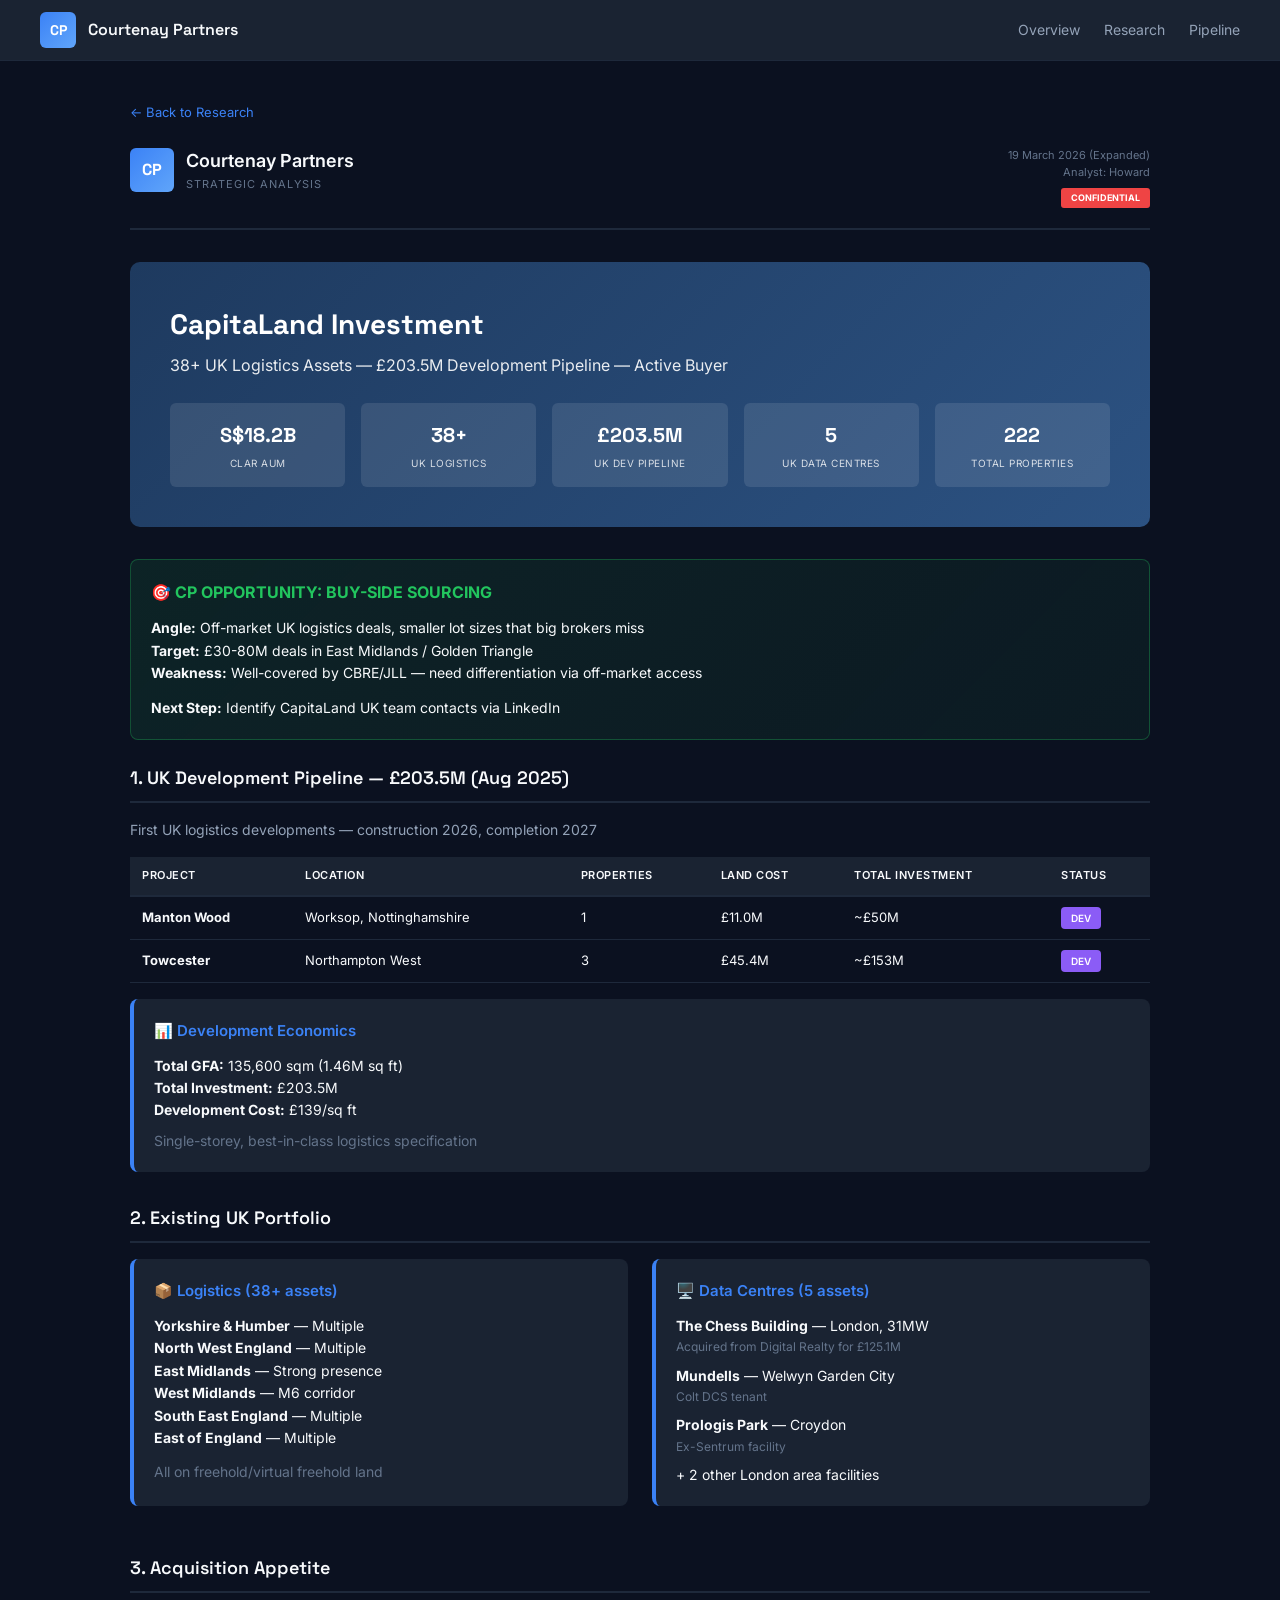
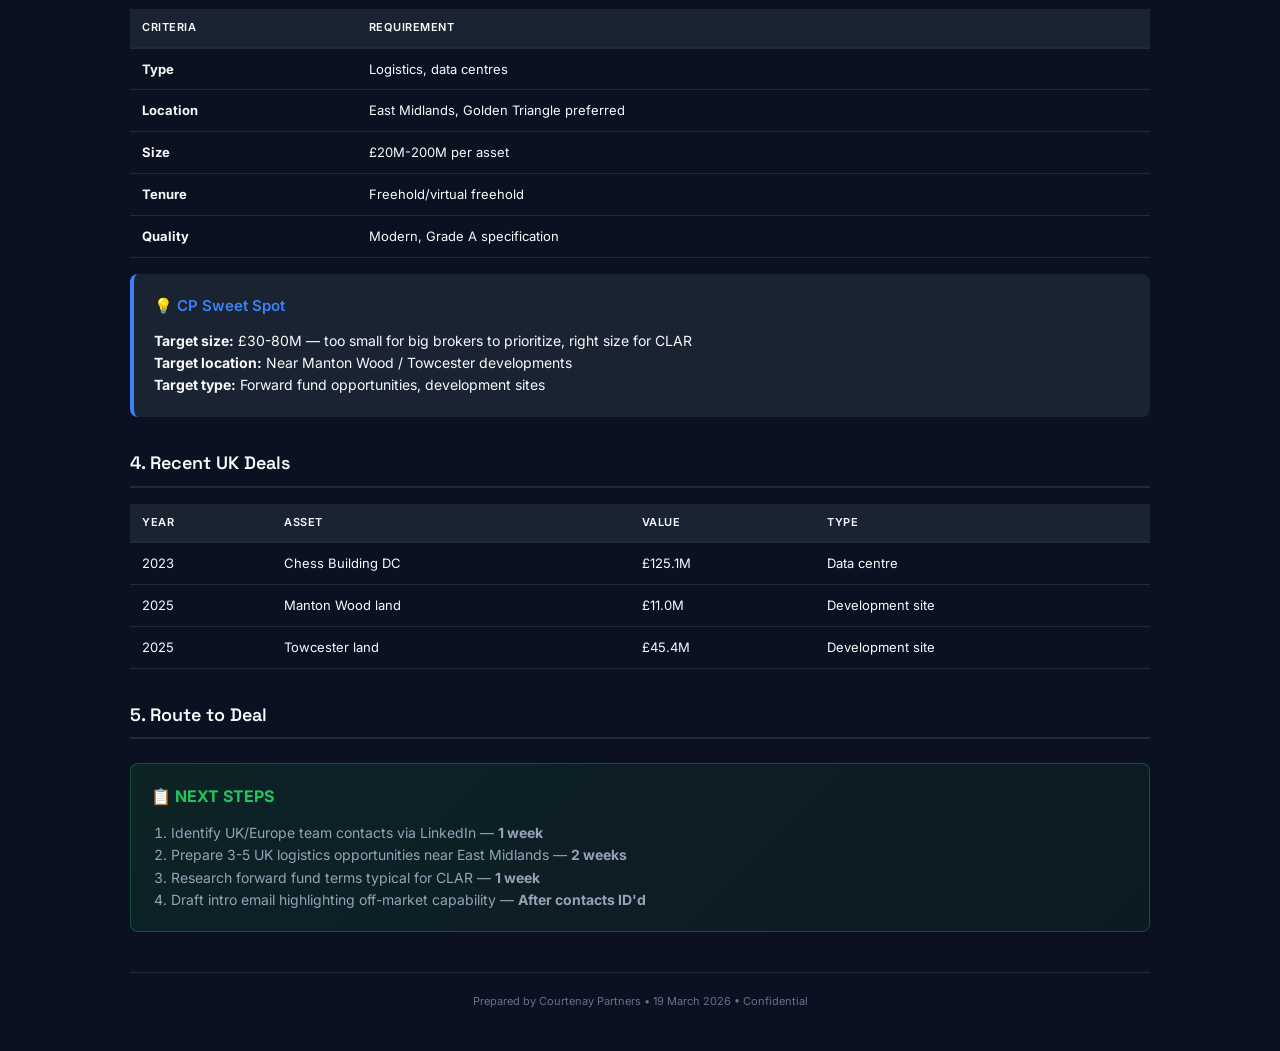
<file: research-capitaland.html>
<!DOCTYPE html>
<html lang="en">
<head>
    <meta charset="UTF-8">
    <meta name="viewport" content="width=device-width, initial-scale=1.0">
    <title>CapitaLand Investment Analysis | Courtenay Partners</title>
    <link rel="preconnect" href="https://fonts.googleapis.com">
    <link rel="preconnect" href="https://fonts.gstatic.com" crossorigin>
    <link href="https://fonts.googleapis.com/css2?family=Space+Grotesk:wght@300;400;500;600;700&family=Inter:wght@300;400;500;600;700&display=swap" rel="stylesheet">
    <style>
        :root { --primary: #3B82F6; --primary-light: #60A5FA; --accent: #F59E0B; --bg: #0B1120; --bg-alt: #131B2E; --card-bg: #1A2332; --text: #F8FAFC; --text-light: #94A3B8; --text-muted: #64748B; --border: #1E293B; --success: #22C55E; --warning: #F59E0B; --danger: #EF4444; }
        * { margin: 0; padding: 0; box-sizing: border-box; }
        body { font-family: 'Inter', -apple-system, sans-serif; background: var(--bg); color: var(--text); line-height: 1.6; font-size: 14px; }
        .site-nav { background: var(--card-bg); padding: 12px 40px; display: flex; justify-content: space-between; align-items: center; border-bottom: 1px solid var(--border); position: sticky; top: 0; z-index: 100; }
        .site-nav-brand { display: flex; align-items: center; gap: 12px; text-decoration: none; color: var(--text); }
        .site-nav-logo { width: 36px; height: 36px; background: linear-gradient(135deg, var(--primary), var(--primary-light)); border-radius: 6px; display: flex; align-items: center; justify-content: center; font-family: 'Space Grotesk', sans-serif; font-weight: 700; font-size: 14px; color: white; }
        .site-nav-title { font-family: 'Space Grotesk', sans-serif; font-weight: 600; font-size: 16px; }
        .site-nav-links { display: flex; gap: 24px; }
        .site-nav-links a { color: var(--text-light); text-decoration: none; font-size: 14px; }
        .page { max-width: 1100px; margin: 0 auto; padding: 40px; }
        .back-link { display: inline-flex; align-items: center; gap: 6px; color: var(--primary); text-decoration: none; font-size: 13px; margin-bottom: 24px; }
        .header { display: flex; justify-content: space-between; align-items: flex-start; padding-bottom: 20px; border-bottom: 2px solid var(--border); margin-bottom: 32px; }
        .branding { display: flex; align-items: center; gap: 12px; }
        .logo { width: 44px; height: 44px; background: linear-gradient(135deg, var(--primary), var(--primary-light)); border-radius: 6px; display: flex; align-items: center; justify-content: center; font-family: 'Space Grotesk', sans-serif; font-weight: 700; font-size: 16px; color: white; }
        .company { font-size: 18px; font-weight: 600; }
        .doc-type { font-size: 11px; color: var(--text-muted); text-transform: uppercase; letter-spacing: 1px; }
        .meta { text-align: right; font-size: 11px; color: var(--text-muted); }
        .confidential { display: inline-block; padding: 3px 10px; background: var(--danger); color: white; font-size: 9px; font-weight: 700; text-transform: uppercase; border-radius: 3px; margin-top: 6px; }
        .cover { background: linear-gradient(135deg, #1e3a5f, #2c5282); color: white; padding: 40px; border-radius: 10px; margin-bottom: 32px; }
        .cover-title { font-family: 'Space Grotesk', sans-serif; font-size: 28px; font-weight: 700; margin-bottom: 6px; }
        .cover-subtitle { font-size: 16px; opacity: 0.9; margin-bottom: 24px; }
        .cover-kpis { display: grid; grid-template-columns: repeat(auto-fit, minmax(140px, 1fr)); gap: 16px; }
        .cover-kpi { text-align: center; padding: 16px 8px; background: rgba(255,255,255,0.1); border-radius: 6px; }
        .cover-kpi-value { font-family: 'Space Grotesk', sans-serif; font-size: 20px; font-weight: 700; }
        .cover-kpi-label { font-size: 10px; opacity: 0.8; text-transform: uppercase; letter-spacing: 0.5px; margin-top: 4px; }
        .section { margin-bottom: 32px; }
        .section-title { font-family: 'Space Grotesk', sans-serif; font-size: 18px; font-weight: 600; color: var(--text); margin-bottom: 16px; padding-bottom: 8px; border-bottom: 2px solid var(--border); }
        .card { background: var(--card-bg); border-radius: 8px; padding: 20px; margin-bottom: 16px; border-left: 4px solid var(--primary); }
        .card-title { font-weight: 600; font-size: 15px; color: var(--primary); margin-bottom: 12px; }
        table { width: 100%; border-collapse: collapse; margin-bottom: 16px; font-size: 13px; }
        th { background: var(--card-bg); color: var(--text); padding: 10px 12px; text-align: left; font-weight: 600; font-size: 11px; text-transform: uppercase; letter-spacing: 0.5px; border-bottom: 2px solid var(--border); }
        td { padding: 10px 12px; border-bottom: 1px solid var(--border); }
        tr:hover { background: var(--bg-alt); }
        .tag { display: inline-block; padding: 3px 10px; border-radius: 4px; font-size: 10px; font-weight: 600; text-transform: uppercase; }
        .tag-high { background: #EF4444; color: white; }
        .tag-med { background: #F59E0B; color: white; }
        .tag-low { background: #22C55E; color: white; }
        .tag-buy { background: #3B82F6; color: white; }
        .tag-dev { background: #8B5CF6; color: white; }
        .action-box { background: linear-gradient(135deg, rgba(34,197,94,0.1), rgba(34,197,94,0.05)); border: 1px solid rgba(34,197,94,0.3); border-radius: 8px; padding: 20px; margin: 24px 0; }
        .action-title { font-weight: 700; color: var(--success); margin-bottom: 12px; font-size: 16px; }
        .two-col { display: grid; grid-template-columns: 1fr 1fr; gap: 24px; }
        @media (max-width: 768px) { .two-col { grid-template-columns: 1fr; } }
        .footer { margin-top: 40px; padding-top: 20px; border-top: 1px solid var(--border); text-align: center; color: var(--text-muted); font-size: 11px; }
    </style>
</head>
<body>
    <nav class="site-nav">
        <a href="index.html" class="site-nav-brand">
            <div class="site-nav-logo">CP</div>
            <span class="site-nav-title">Courtenay Partners</span>
        </a>
        <div class="site-nav-links">
            <a href="index.html#overview">Overview</a>
            <a href="index.html#research">Research</a>
            <a href="index.html#pipeline">Pipeline</a>
        </div>
    </nav>
    <div class="page">
        <a href="index.html#research" class="back-link">← Back to Research</a>
        
        <header class="header">
            <div class="branding">
                <div class="logo">CP</div>
                <div>
                    <div class="company">Courtenay Partners</div>
                    <div class="doc-type">Strategic Analysis</div>
                </div>
            </div>
            <div class="meta">
                <div>19 March 2026 (Expanded)</div>
                <div>Analyst: Howard</div>
                <div class="confidential">Confidential</div>
            </div>
        </header>

        <div class="cover">
            <div class="cover-title">CapitaLand Investment</div>
            <div class="cover-subtitle">38+ UK Logistics Assets — £203.5M Development Pipeline — Active Buyer</div>
            <div class="cover-kpis">
                <div class="cover-kpi">
                    <div class="cover-kpi-value">S$18.2B</div>
                    <div class="cover-kpi-label">CLAR AUM</div>
                </div>
                <div class="cover-kpi">
                    <div class="cover-kpi-value">38+</div>
                    <div class="cover-kpi-label">UK Logistics</div>
                </div>
                <div class="cover-kpi">
                    <div class="cover-kpi-value">£203.5M</div>
                    <div class="cover-kpi-label">UK Dev Pipeline</div>
                </div>
                <div class="cover-kpi">
                    <div class="cover-kpi-value">5</div>
                    <div class="cover-kpi-label">UK Data Centres</div>
                </div>
                <div class="cover-kpi">
                    <div class="cover-kpi-value">222</div>
                    <div class="cover-kpi-label">Total Properties</div>
                </div>
            </div>
        </div>

        <div class="action-box">
            <div class="action-title">🎯 CP OPPORTUNITY: BUY-SIDE SOURCING</div>
            <p><strong>Angle:</strong> Off-market UK logistics deals, smaller lot sizes that big brokers miss</p>
            <p><strong>Target:</strong> £30-80M deals in East Midlands / Golden Triangle</p>
            <p><strong>Weakness:</strong> Well-covered by CBRE/JLL — need differentiation via off-market access</p>
            <p style="margin-top: 12px;"><strong>Next Step:</strong> Identify CapitaLand UK team contacts via LinkedIn</p>
        </div>

        <section class="section">
            <h2 class="section-title">1. UK Development Pipeline — £203.5M (Aug 2025)</h2>
            <p style="color: var(--text-light); margin-bottom: 16px;">First UK logistics developments — construction 2026, completion 2027</p>
            
            <table>
                <thead>
                    <tr><th>Project</th><th>Location</th><th>Properties</th><th>Land Cost</th><th>Total Investment</th><th>Status</th></tr>
                </thead>
                <tbody>
                    <tr>
                        <td><strong>Manton Wood</strong></td>
                        <td>Worksop, Nottinghamshire</td>
                        <td>1</td>
                        <td>£11.0M</td>
                        <td>~£50M</td>
                        <td><span class="tag tag-dev">DEV</span></td>
                    </tr>
                    <tr>
                        <td><strong>Towcester</strong></td>
                        <td>Northampton West</td>
                        <td>3</td>
                        <td>£45.4M</td>
                        <td>~£153M</td>
                        <td><span class="tag tag-dev">DEV</span></td>
                    </tr>
                </tbody>
            </table>
            
            <div class="card">
                <div class="card-title">📊 Development Economics</div>
                <p><strong>Total GFA:</strong> 135,600 sqm (1.46M sq ft)</p>
                <p><strong>Total Investment:</strong> £203.5M</p>
                <p><strong>Development Cost:</strong> £139/sq ft</p>
                <p style="margin-top: 8px; color: var(--text-muted);">Single-storey, best-in-class logistics specification</p>
            </div>
        </section>

        <section class="section">
            <h2 class="section-title">2. Existing UK Portfolio</h2>
            
            <div class="two-col">
                <div class="card">
                    <div class="card-title">📦 Logistics (38+ assets)</div>
                    <p><strong>Yorkshire & Humber</strong> — Multiple</p>
                    <p><strong>North West England</strong> — Multiple</p>
                    <p><strong>East Midlands</strong> — Strong presence</p>
                    <p><strong>West Midlands</strong> — M6 corridor</p>
                    <p><strong>South East England</strong> — Multiple</p>
                    <p><strong>East of England</strong> — Multiple</p>
                    <p style="margin-top: 12px; color: var(--text-muted);">All on freehold/virtual freehold land</p>
                </div>
                <div class="card">
                    <div class="card-title">🖥️ Data Centres (5 assets)</div>
                    <p><strong>The Chess Building</strong> — London, 31MW</p>
                    <p style="font-size: 12px; color: var(--text-muted);">Acquired from Digital Realty for £125.1M</p>
                    <p style="margin-top: 8px;"><strong>Mundells</strong> — Welwyn Garden City</p>
                    <p style="font-size: 12px; color: var(--text-muted);">Colt DCS tenant</p>
                    <p style="margin-top: 8px;"><strong>Prologis Park</strong> — Croydon</p>
                    <p style="font-size: 12px; color: var(--text-muted);">Ex-Sentrum facility</p>
                    <p style="margin-top: 8px;">+ 2 other London area facilities</p>
                </div>
            </div>
        </section>

        <section class="section">
            <h2 class="section-title">3. Acquisition Appetite</h2>
            
            <table>
                <thead>
                    <tr><th>Criteria</th><th>Requirement</th></tr>
                </thead>
                <tbody>
                    <tr><td><strong>Type</strong></td><td>Logistics, data centres</td></tr>
                    <tr><td><strong>Location</strong></td><td>East Midlands, Golden Triangle preferred</td></tr>
                    <tr><td><strong>Size</strong></td><td>£20M-200M per asset</td></tr>
                    <tr><td><strong>Tenure</strong></td><td>Freehold/virtual freehold</td></tr>
                    <tr><td><strong>Quality</strong></td><td>Modern, Grade A specification</td></tr>
                </tbody>
            </table>
            
            <div class="card">
                <div class="card-title">💡 CP Sweet Spot</div>
                <p><strong>Target size:</strong> £30-80M — too small for big brokers to prioritize, right size for CLAR</p>
                <p><strong>Target location:</strong> Near Manton Wood / Towcester developments</p>
                <p><strong>Target type:</strong> Forward fund opportunities, development sites</p>
            </div>
        </section>

        <section class="section">
            <h2 class="section-title">4. Recent UK Deals</h2>
            <table>
                <thead>
                    <tr><th>Year</th><th>Asset</th><th>Value</th><th>Type</th></tr>
                </thead>
                <tbody>
                    <tr><td>2023</td><td>Chess Building DC</td><td>£125.1M</td><td>Data centre</td></tr>
                    <tr><td>2025</td><td>Manton Wood land</td><td>£11.0M</td><td>Development site</td></tr>
                    <tr><td>2025</td><td>Towcester land</td><td>£45.4M</td><td>Development site</td></tr>
                </tbody>
            </table>
        </section>

        <section class="section">
            <h2 class="section-title">5. Route to Deal</h2>
            <div class="action-box">
                <div class="action-title">📋 NEXT STEPS</div>
                <ol style="margin-left: 20px; color: var(--text-light);">
                    <li>Identify UK/Europe team contacts via LinkedIn — <strong>1 week</strong></li>
                    <li>Prepare 3-5 UK logistics opportunities near East Midlands — <strong>2 weeks</strong></li>
                    <li>Research forward fund terms typical for CLAR — <strong>1 week</strong></li>
                    <li>Draft intro email highlighting off-market capability — <strong>After contacts ID'd</strong></li>
                </ol>
            </div>
        </section>

        <footer class="footer">
            <p>Prepared by Courtenay Partners • 19 March 2026 • Confidential</p>
        </footer>
    </div>
</body>
</html>
</file>
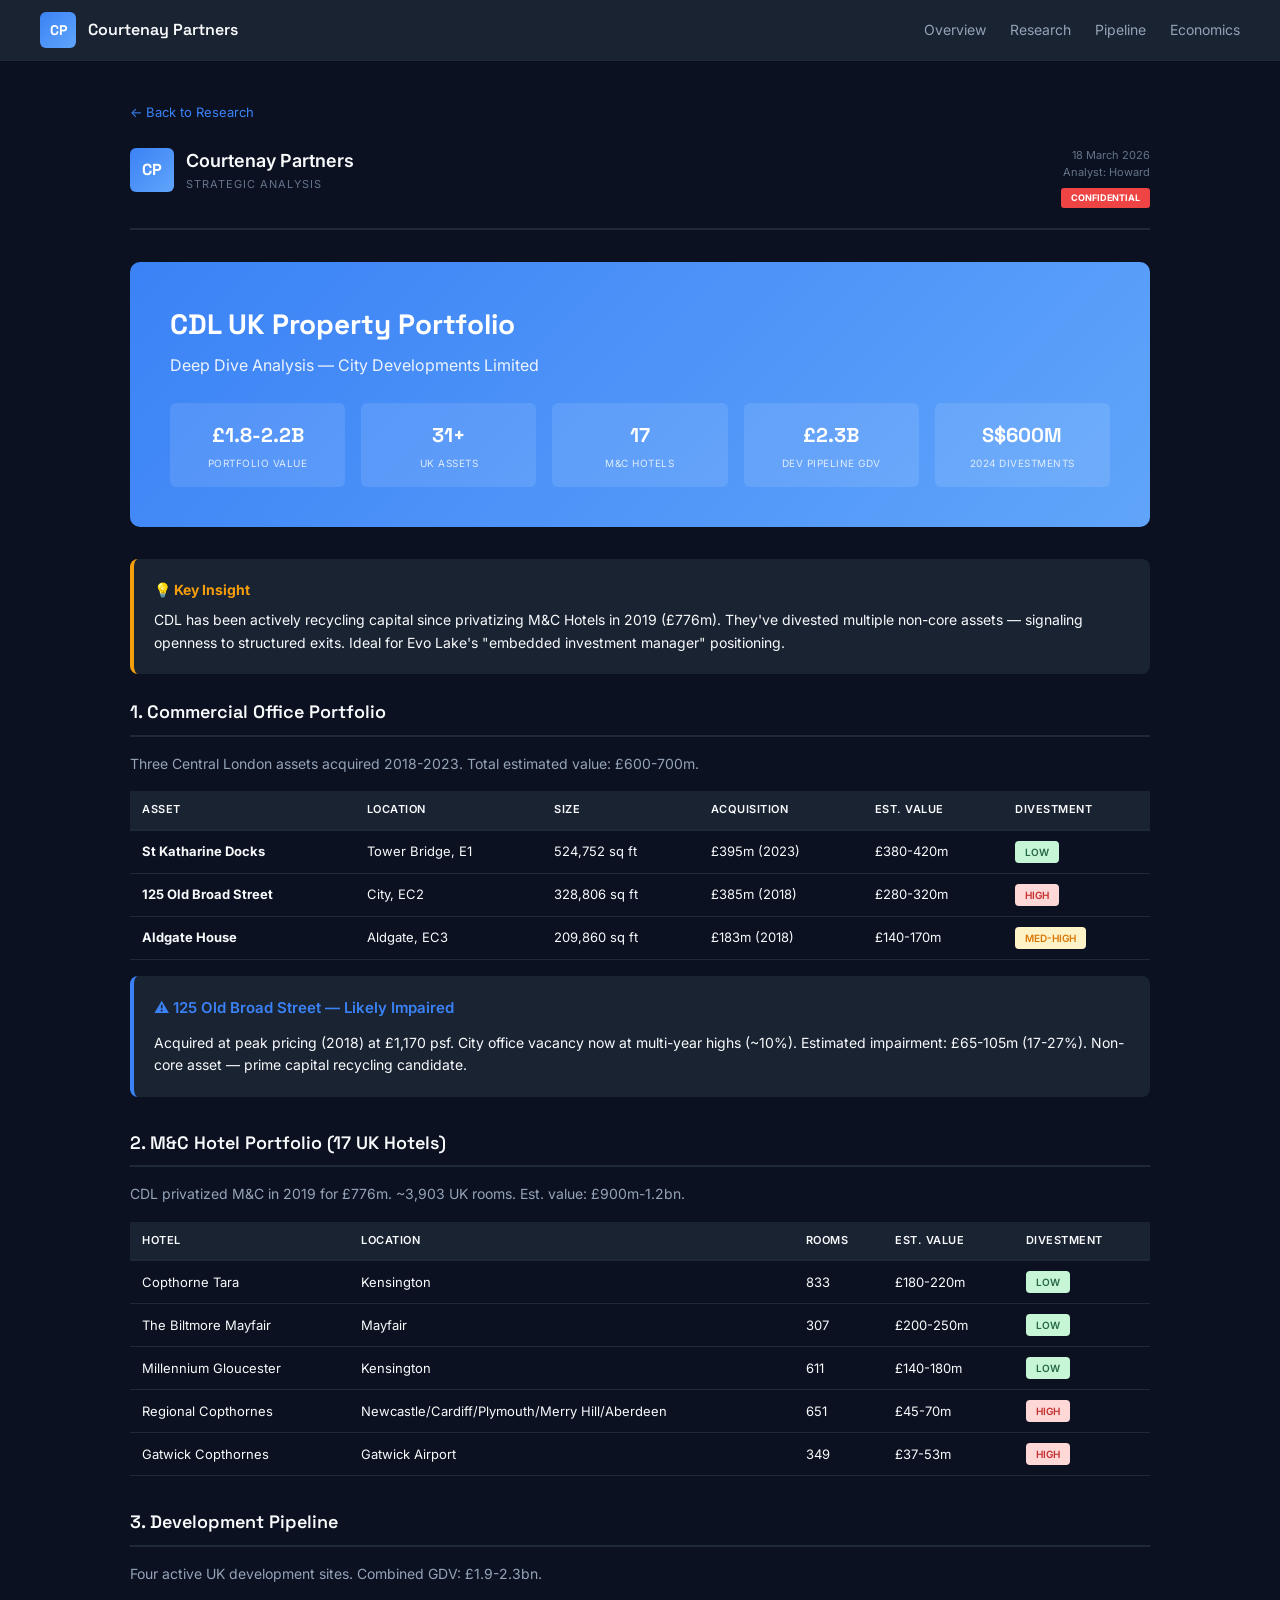
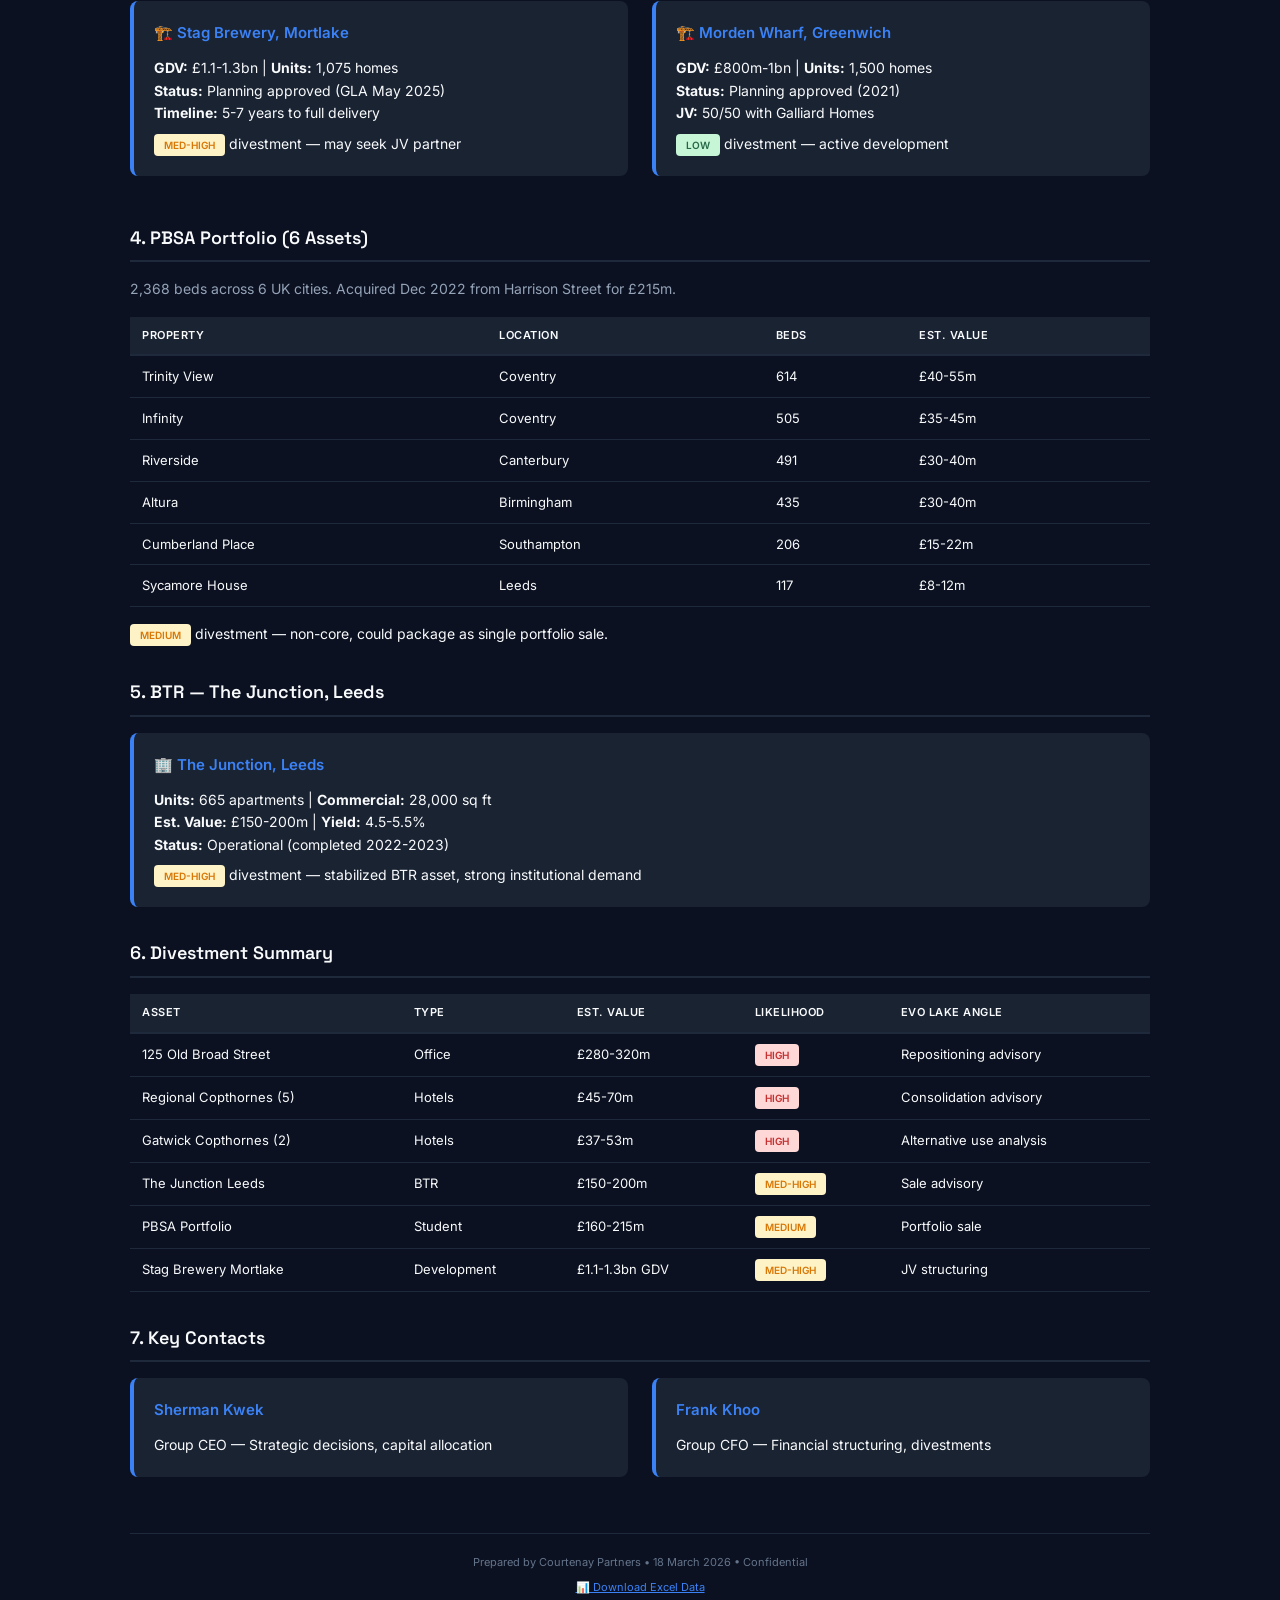
<file: research-cdl.html>
<!DOCTYPE html>
<html lang="en">
<head>
    <meta charset="UTF-8">
    <meta name="viewport" content="width=device-width, initial-scale=1.0">
    <title>CDL UK Portfolio Analysis | Courtenay Partners</title>
    <link rel="preconnect" href="https://fonts.googleapis.com">
    <link rel="preconnect" href="https://fonts.gstatic.com" crossorigin>
    <link href="https://fonts.googleapis.com/css2?family=Space+Grotesk:wght@300;400;500;600;700&family=Inter:wght@300;400;500;600;700&display=swap" rel="stylesheet">
    <style>
        :root {
            --primary: #3B82F6;
            --primary-light: #60A5FA;
            --accent: #F59E0B;
            --bg: #0B1120;
            --bg-alt: #131B2E;
            --card-bg: #1A2332;
            --text: #F8FAFC;
            --text-light: #94A3B8;
            --text-muted: #64748B;
            --border: #1E293B;
            --success: #22C55E;
            --warning: #F59E0B;
            --danger: #EF4444;
        }
        * { margin: 0; padding: 0; box-sizing: border-box; }
        body {
            font-family: 'Inter', -apple-system, sans-serif;
            background: var(--bg);
            color: var(--text);
            line-height: 1.6;
            font-size: 14px;
        }
        /* Site Navigation */
        .site-nav {
            background: var(--card-bg);
            padding: 12px 40px;
            display: flex;
            justify-content: space-between;
            align-items: center;
            border-bottom: 1px solid var(--border);
            position: sticky;
            top: 0;
            z-index: 100;
        }
        .site-nav-brand {
            display: flex;
            align-items: center;
            gap: 12px;
            text-decoration: none;
            color: var(--text);
        }
        .site-nav-logo {
            width: 36px;
            height: 36px;
            background: linear-gradient(135deg, var(--primary), var(--primary-light));
            border-radius: 6px;
            display: flex;
            align-items: center;
            justify-content: center;
            font-family: 'Space Grotesk', sans-serif;
            font-weight: 700;
            font-size: 14px;
            color: white;
        }
        .site-nav-title {
            font-family: 'Space Grotesk', sans-serif;
            font-weight: 600;
            font-size: 16px;
        }
        .site-nav-links {
            display: flex;
            gap: 24px;
        }
        .site-nav-links a {
            color: var(--text-light);
            text-decoration: none;
            font-size: 14px;
            transition: color 0.2s;
        }
        .site-nav-links a:hover {
            color: var(--primary);
        }
        .page { max-width: 1100px; margin: 0 auto; padding: 40px; }
        
        /* Header */
        .header {
            display: flex; justify-content: space-between; align-items: flex-start;
            padding-bottom: 20px; border-bottom: 2px solid var(--border); margin-bottom: 32px;
        }
        .branding { display: flex; align-items: center; gap: 12px; }
        .logo {
            width: 44px; height: 44px;
            background: linear-gradient(135deg, var(--primary), var(--primary-light));
            border-radius: 6px; display: flex; align-items: center; justify-content: center;
            font-family: 'Space Grotesk', sans-serif; font-weight: 700; font-size: 16px; color: white;
        }
        .company { font-size: 18px; font-weight: 600; color: var(--text); }
        .doc-type { font-size: 11px; color: var(--text-muted); text-transform: uppercase; letter-spacing: 1px; }
        .meta { text-align: right; font-size: 11px; color: var(--text-muted); }
        .confidential {
            display: inline-block; padding: 3px 10px; background: var(--danger); color: white;
            font-size: 9px; font-weight: 700; text-transform: uppercase; border-radius: 3px; margin-top: 6px;
        }
        
        /* Cover */
        .cover {
            background: linear-gradient(135deg, var(--primary), var(--primary-light));
            color: white; padding: 40px; border-radius: 10px; margin-bottom: 32px;
        }
        .cover-title { font-family: 'Space Grotesk', sans-serif; font-size: 28px; font-weight: 700; margin-bottom: 6px; }
        .cover-subtitle { font-size: 16px; opacity: 0.9; margin-bottom: 24px; }
        .cover-kpis { display: grid; grid-template-columns: repeat(auto-fit, minmax(140px, 1fr)); gap: 16px; }
        .cover-kpi {
            text-align: center; padding: 16px 8px; background: rgba(255,255,255,0.1); border-radius: 6px;
        }
        .cover-kpi-value { font-family: 'Space Grotesk', sans-serif; font-size: 20px; font-weight: 700; }
        .cover-kpi-label { font-size: 10px; opacity: 0.8; text-transform: uppercase; letter-spacing: 0.5px; margin-top: 4px; }
        
        /* Sections */
        .section { margin-bottom: 32px; }
        .section-title {
            font-family: 'Space Grotesk', sans-serif; font-size: 18px; font-weight: 600;
            color: var(--text); margin-bottom: 16px; padding-bottom: 8px; border-bottom: 2px solid var(--border);
        }
        .section-intro { color: var(--text-light); margin-bottom: 16px; }
        
        /* Cards */
        .card {
            background: var(--card-bg); border-radius: 8px; padding: 20px; margin-bottom: 16px;
            border-left: 4px solid var(--primary);
        }
        .card-title { font-weight: 600; font-size: 15px; color: var(--primary); margin-bottom: 12px; }
        
        /* Tables */
        table { width: 100%; border-collapse: collapse; margin-bottom: 16px; font-size: 13px; }
        th { 
            background: var(--card-bg); color: var(--text); padding: 10px 12px; text-align: left;
            font-weight: 600; font-size: 11px; text-transform: uppercase; letter-spacing: 0.5px;
            border-bottom: 2px solid var(--border);
        }
        td { padding: 10px 12px; border-bottom: 1px solid var(--border); }
        tr:hover { background: var(--bg-alt); }
        
        /* Tags */
        .tag {
            display: inline-block; padding: 3px 10px; border-radius: 4px;
            font-size: 10px; font-weight: 600; text-transform: uppercase;
        }
        .tag-high { background: #fed7d7; color: #c53030; }
        .tag-medium { background: #fef3c7; color: #d97706; }
        .tag-low { background: #c6f6d5; color: #276749; }
        
        /* Key Insight */
        .insight {
            background: var(--card-bg); border-radius: 8px;
            padding: 20px; margin-bottom: 24px; border-left: 4px solid var(--accent);
        }
        .insight-title { font-weight: 700; color: var(--accent); margin-bottom: 8px; }
        
        /* Two column */
        .two-col { display: grid; grid-template-columns: 1fr 1fr; gap: 24px; }
        @media (max-width: 768px) { .two-col { grid-template-columns: 1fr; } }
        
        /* Footer */
        .footer {
            margin-top: 40px; padding-top: 20px; border-top: 1px solid var(--border);
            text-align: center; color: var(--text-muted); font-size: 11px;
        }
        .footer a { color: var(--primary); }
        
        /* Back link */
        .back-link {
            display: inline-flex; align-items: center; gap: 6px;
            color: var(--primary); text-decoration: none; font-size: 13px; margin-bottom: 24px;
        }
        .back-link:hover { text-decoration: underline; }
    </style>
</head>
<body>
    <nav class="site-nav">
        <a href="index.html" class="site-nav-brand">
            <div class="site-nav-logo">CP</div>
            <span class="site-nav-title">Courtenay Partners</span>
        </a>
        <div class="site-nav-links">
            <a href="index.html#overview">Overview</a>
            <a href="index.html#research">Research</a>
            <a href="index.html#pipeline">Pipeline</a>
            <a href="index.html#economics">Economics</a>
        </div>
    </nav>
    <div class="page">
        <a href="index.html#research" class="back-link">← Back to Research</a>
        
        <header class="header">
            <div class="branding">
                <div class="logo">CP</div>
                <div>
                    <div class="company">Courtenay Partners</div>
                    <div class="doc-type">Strategic Analysis</div>
                </div>
            </div>
            <div class="meta">
                <div>18 March 2026</div>
                <div>Analyst: Howard</div>
                <div class="confidential">Confidential</div>
            </div>
        </header>

        <div class="cover">
            <div class="cover-title">CDL UK Property Portfolio</div>
            <div class="cover-subtitle">Deep Dive Analysis — City Developments Limited</div>
            <div class="cover-kpis">
                <div class="cover-kpi">
                    <div class="cover-kpi-value">£1.8-2.2B</div>
                    <div class="cover-kpi-label">Portfolio Value</div>
                </div>
                <div class="cover-kpi">
                    <div class="cover-kpi-value">31+</div>
                    <div class="cover-kpi-label">UK Assets</div>
                </div>
                <div class="cover-kpi">
                    <div class="cover-kpi-value">17</div>
                    <div class="cover-kpi-label">M&C Hotels</div>
                </div>
                <div class="cover-kpi">
                    <div class="cover-kpi-value">£2.3B</div>
                    <div class="cover-kpi-label">Dev Pipeline GDV</div>
                </div>
                <div class="cover-kpi">
                    <div class="cover-kpi-value">S$600M</div>
                    <div class="cover-kpi-label">2024 Divestments</div>
                </div>
            </div>
        </div>

        <div class="insight">
            <div class="insight-title">💡 Key Insight</div>
            <div>CDL has been actively recycling capital since privatizing M&C Hotels in 2019 (£776m). They've divested multiple non-core assets — signaling openness to structured exits. Ideal for Evo Lake's "embedded investment manager" positioning.</div>
        </div>

        <section class="section">
            <h2 class="section-title">1. Commercial Office Portfolio</h2>
            <p class="section-intro">Three Central London assets acquired 2018-2023. Total estimated value: £600-700m.</p>
            
            <table>
                <thead>
                    <tr>
                        <th>Asset</th>
                        <th>Location</th>
                        <th>Size</th>
                        <th>Acquisition</th>
                        <th>Est. Value</th>
                        <th>Divestment</th>
                    </tr>
                </thead>
                <tbody>
                    <tr>
                        <td><strong>St Katharine Docks</strong></td>
                        <td>Tower Bridge, E1</td>
                        <td>524,752 sq ft</td>
                        <td>£395m (2023)</td>
                        <td>£380-420m</td>
                        <td><span class="tag tag-low">LOW</span></td>
                    </tr>
                    <tr>
                        <td><strong>125 Old Broad Street</strong></td>
                        <td>City, EC2</td>
                        <td>328,806 sq ft</td>
                        <td>£385m (2018)</td>
                        <td>£280-320m</td>
                        <td><span class="tag tag-high">HIGH</span></td>
                    </tr>
                    <tr>
                        <td><strong>Aldgate House</strong></td>
                        <td>Aldgate, EC3</td>
                        <td>209,860 sq ft</td>
                        <td>£183m (2018)</td>
                        <td>£140-170m</td>
                        <td><span class="tag tag-medium">MED-HIGH</span></td>
                    </tr>
                </tbody>
            </table>
            
            <div class="card">
                <div class="card-title">⚠️ 125 Old Broad Street — Likely Impaired</div>
                <p>Acquired at peak pricing (2018) at £1,170 psf. City office vacancy now at multi-year highs (~10%). Estimated impairment: £65-105m (17-27%). Non-core asset — prime capital recycling candidate.</p>
            </div>
        </section>

        <section class="section">
            <h2 class="section-title">2. M&C Hotel Portfolio (17 UK Hotels)</h2>
            <p class="section-intro">CDL privatized M&C in 2019 for £776m. ~3,903 UK rooms. Est. value: £900m-1.2bn.</p>
            
            <table>
                <thead>
                    <tr>
                        <th>Hotel</th>
                        <th>Location</th>
                        <th>Rooms</th>
                        <th>Est. Value</th>
                        <th>Divestment</th>
                    </tr>
                </thead>
                <tbody>
                    <tr>
                        <td>Copthorne Tara</td>
                        <td>Kensington</td>
                        <td>833</td>
                        <td>£180-220m</td>
                        <td><span class="tag tag-low">LOW</span></td>
                    </tr>
                    <tr>
                        <td>The Biltmore Mayfair</td>
                        <td>Mayfair</td>
                        <td>307</td>
                        <td>£200-250m</td>
                        <td><span class="tag tag-low">LOW</span></td>
                    </tr>
                    <tr>
                        <td>Millennium Gloucester</td>
                        <td>Kensington</td>
                        <td>611</td>
                        <td>£140-180m</td>
                        <td><span class="tag tag-low">LOW</span></td>
                    </tr>
                    <tr>
                        <td>Regional Copthornes</td>
                        <td>Newcastle/Cardiff/Plymouth/Merry Hill/Aberdeen</td>
                        <td>651</td>
                        <td>£45-70m</td>
                        <td><span class="tag tag-high">HIGH</span></td>
                    </tr>
                    <tr>
                        <td>Gatwick Copthornes</td>
                        <td>Gatwick Airport</td>
                        <td>349</td>
                        <td>£37-53m</td>
                        <td><span class="tag tag-high">HIGH</span></td>
                    </tr>
                </tbody>
            </table>
        </section>

        <section class="section">
            <h2 class="section-title">3. Development Pipeline</h2>
            <p class="section-intro">Four active UK development sites. Combined GDV: £1.9-2.3bn.</p>
            
            <div class="two-col">
                <div class="card">
                    <div class="card-title">🏗️ Stag Brewery, Mortlake</div>
                    <p><strong>GDV:</strong> £1.1-1.3bn | <strong>Units:</strong> 1,075 homes</p>
                    <p><strong>Status:</strong> Planning approved (GLA May 2025)</p>
                    <p><strong>Timeline:</strong> 5-7 years to full delivery</p>
                    <p style="margin-top: 8px;"><span class="tag tag-medium">MED-HIGH</span> divestment — may seek JV partner</p>
                </div>
                <div class="card">
                    <div class="card-title">🏗️ Morden Wharf, Greenwich</div>
                    <p><strong>GDV:</strong> £800m-1bn | <strong>Units:</strong> 1,500 homes</p>
                    <p><strong>Status:</strong> Planning approved (2021)</p>
                    <p><strong>JV:</strong> 50/50 with Galliard Homes</p>
                    <p style="margin-top: 8px;"><span class="tag tag-low">LOW</span> divestment — active development</p>
                </div>
            </div>
        </section>

        <section class="section">
            <h2 class="section-title">4. PBSA Portfolio (6 Assets)</h2>
            <p class="section-intro">2,368 beds across 6 UK cities. Acquired Dec 2022 from Harrison Street for £215m.</p>
            
            <table>
                <thead>
                    <tr>
                        <th>Property</th>
                        <th>Location</th>
                        <th>Beds</th>
                        <th>Est. Value</th>
                    </tr>
                </thead>
                <tbody>
                    <tr><td>Trinity View</td><td>Coventry</td><td>614</td><td>£40-55m</td></tr>
                    <tr><td>Infinity</td><td>Coventry</td><td>505</td><td>£35-45m</td></tr>
                    <tr><td>Riverside</td><td>Canterbury</td><td>491</td><td>£30-40m</td></tr>
                    <tr><td>Altura</td><td>Birmingham</td><td>435</td><td>£30-40m</td></tr>
                    <tr><td>Cumberland Place</td><td>Southampton</td><td>206</td><td>£15-22m</td></tr>
                    <tr><td>Sycamore House</td><td>Leeds</td><td>117</td><td>£8-12m</td></tr>
                </tbody>
            </table>
            <p><span class="tag tag-medium">MEDIUM</span> divestment — non-core, could package as single portfolio sale.</p>
        </section>

        <section class="section">
            <h2 class="section-title">5. BTR — The Junction, Leeds</h2>
            <div class="card">
                <div class="card-title">🏢 The Junction, Leeds</div>
                <p><strong>Units:</strong> 665 apartments | <strong>Commercial:</strong> 28,000 sq ft</p>
                <p><strong>Est. Value:</strong> £150-200m | <strong>Yield:</strong> 4.5-5.5%</p>
                <p><strong>Status:</strong> Operational (completed 2022-2023)</p>
                <p style="margin-top: 8px;"><span class="tag tag-medium">MED-HIGH</span> divestment — stabilized BTR asset, strong institutional demand</p>
            </div>
        </section>

        <section class="section">
            <h2 class="section-title">6. Divestment Summary</h2>
            <table>
                <thead>
                    <tr>
                        <th>Asset</th>
                        <th>Type</th>
                        <th>Est. Value</th>
                        <th>Likelihood</th>
                        <th>Evo Lake Angle</th>
                    </tr>
                </thead>
                <tbody>
                    <tr>
                        <td>125 Old Broad Street</td>
                        <td>Office</td>
                        <td>£280-320m</td>
                        <td><span class="tag tag-high">HIGH</span></td>
                        <td>Repositioning advisory</td>
                    </tr>
                    <tr>
                        <td>Regional Copthornes (5)</td>
                        <td>Hotels</td>
                        <td>£45-70m</td>
                        <td><span class="tag tag-high">HIGH</span></td>
                        <td>Consolidation advisory</td>
                    </tr>
                    <tr>
                        <td>Gatwick Copthornes (2)</td>
                        <td>Hotels</td>
                        <td>£37-53m</td>
                        <td><span class="tag tag-high">HIGH</span></td>
                        <td>Alternative use analysis</td>
                    </tr>
                    <tr>
                        <td>The Junction Leeds</td>
                        <td>BTR</td>
                        <td>£150-200m</td>
                        <td><span class="tag tag-medium">MED-HIGH</span></td>
                        <td>Sale advisory</td>
                    </tr>
                    <tr>
                        <td>PBSA Portfolio</td>
                        <td>Student</td>
                        <td>£160-215m</td>
                        <td><span class="tag tag-medium">MEDIUM</span></td>
                        <td>Portfolio sale</td>
                    </tr>
                    <tr>
                        <td>Stag Brewery Mortlake</td>
                        <td>Development</td>
                        <td>£1.1-1.3bn GDV</td>
                        <td><span class="tag tag-medium">MED-HIGH</span></td>
                        <td>JV structuring</td>
                    </tr>
                </tbody>
            </table>
        </section>

        <section class="section">
            <h2 class="section-title">7. Key Contacts</h2>
            <div class="two-col">
                <div class="card">
                    <div class="card-title">Sherman Kwek</div>
                    <p>Group CEO — Strategic decisions, capital allocation</p>
                </div>
                <div class="card">
                    <div class="card-title">Frank Khoo</div>
                    <p>Group CFO — Financial structuring, divestments</p>
                </div>
            </div>
        </section>

        <footer class="footer">
            <p>Prepared by Courtenay Partners • 18 March 2026 • Confidential</p>
            <p style="margin-top: 8px;"><a href="research/CDL_UK_Portfolio.xlsx" download style="color: var(--primary);">📊 Download Excel Data</a></p>
        </footer>
    </div>
</body>
</html>
</file>
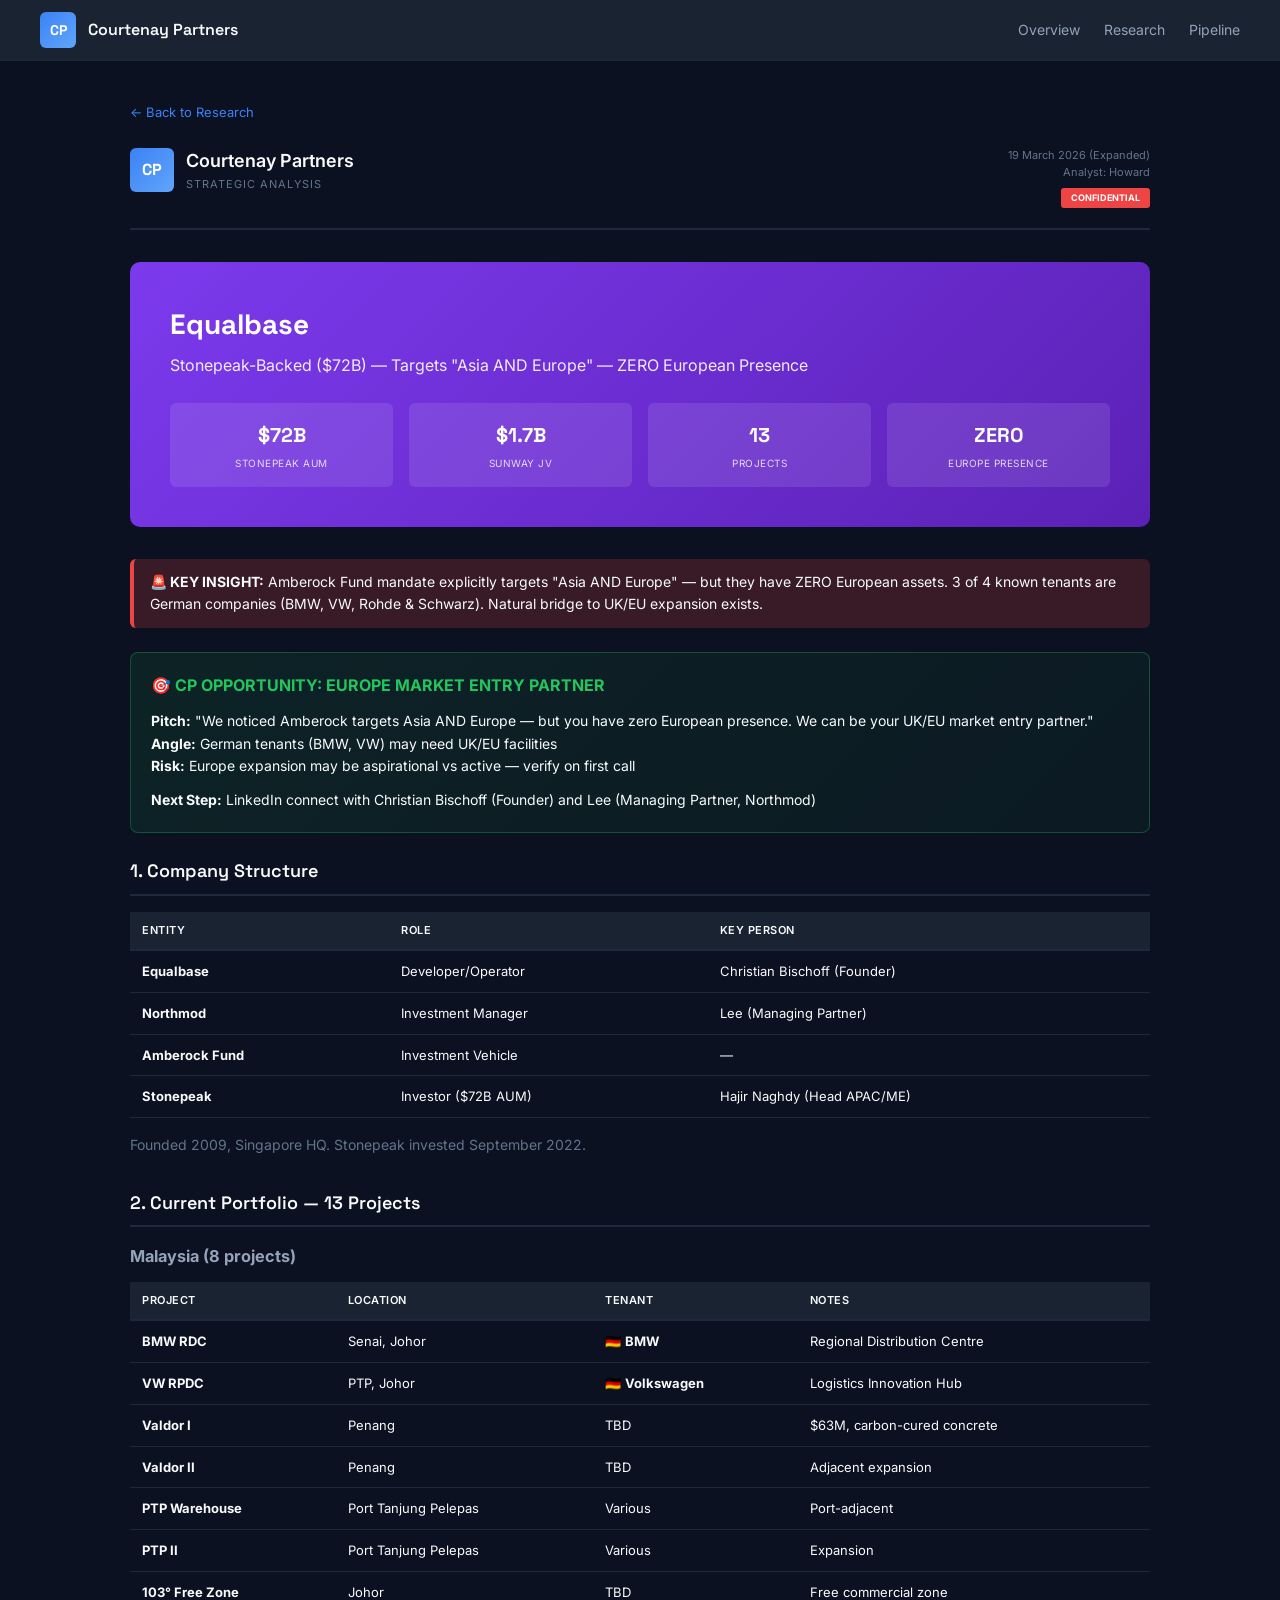
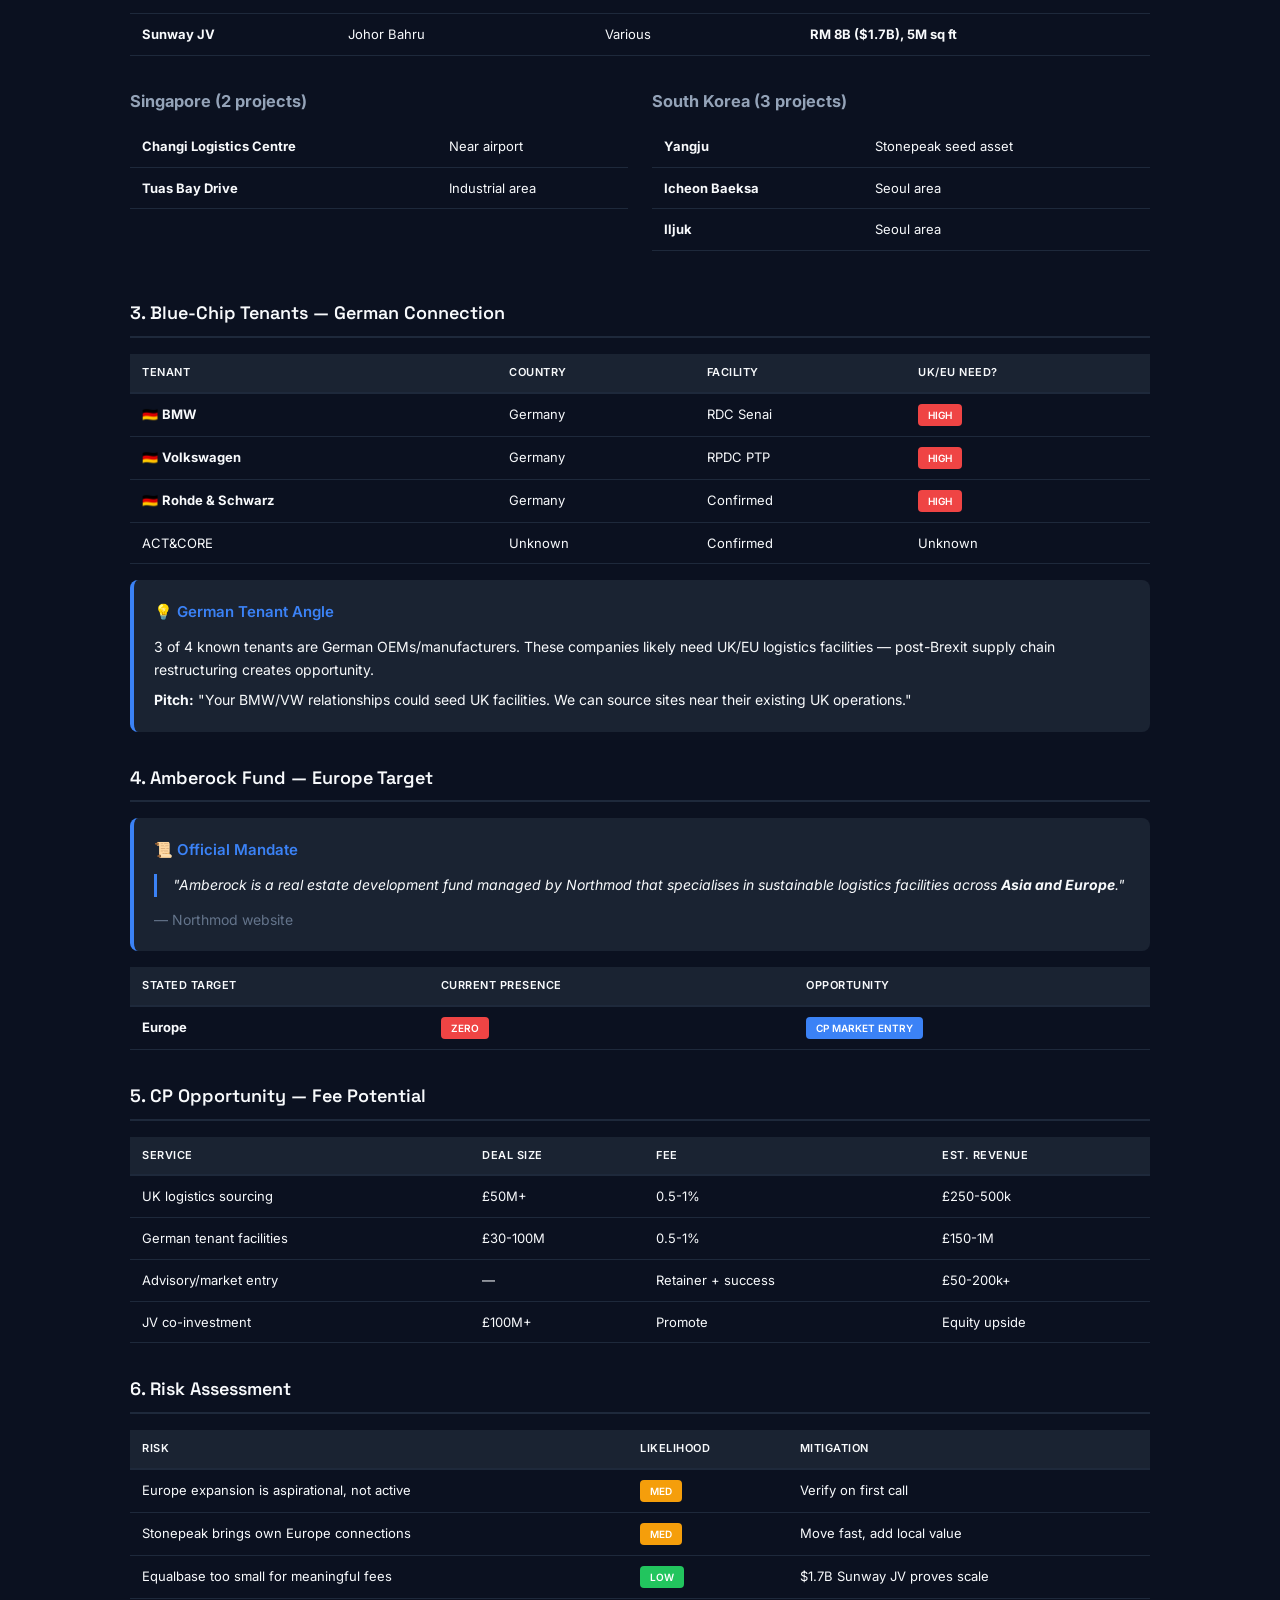
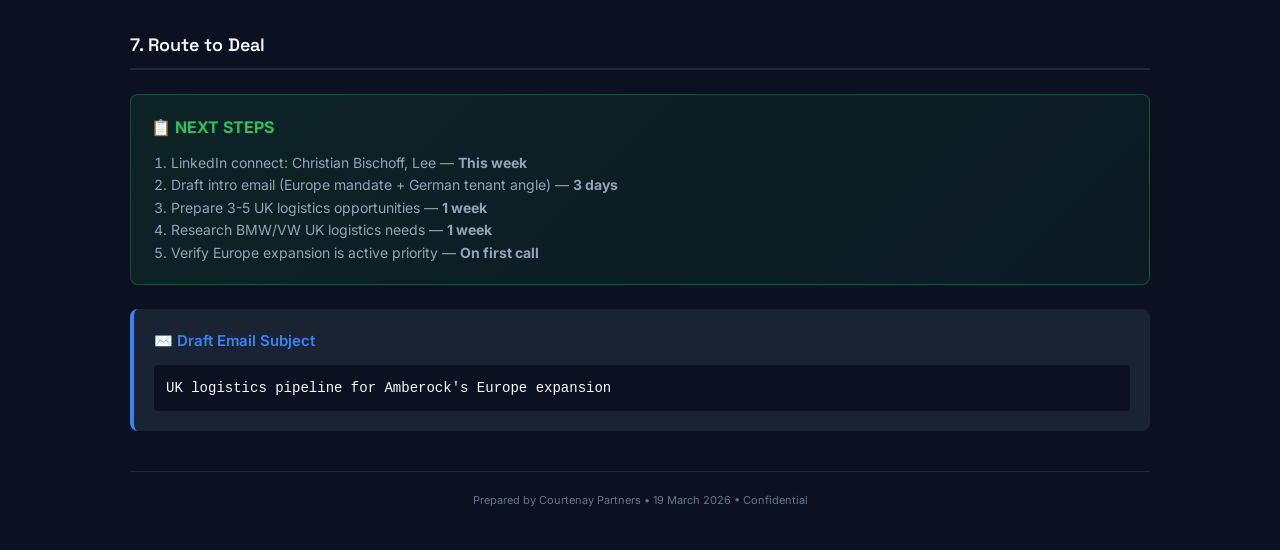
<file: research-equalbase.html>
<!DOCTYPE html>
<html lang="en">
<head>
    <meta charset="UTF-8">
    <meta name="viewport" content="width=device-width, initial-scale=1.0">
    <title>Equalbase Analysis | Courtenay Partners</title>
    <link rel="preconnect" href="https://fonts.googleapis.com">
    <link rel="preconnect" href="https://fonts.gstatic.com" crossorigin>
    <link href="https://fonts.googleapis.com/css2?family=Space+Grotesk:wght@300;400;500;600;700&family=Inter:wght@300;400;500;600;700&display=swap" rel="stylesheet">
    <style>
        :root { --primary: #3B82F6; --primary-light: #60A5FA; --accent: #F59E0B; --bg: #0B1120; --bg-alt: #131B2E; --card-bg: #1A2332; --text: #F8FAFC; --text-light: #94A3B8; --text-muted: #64748B; --border: #1E293B; --success: #22C55E; --warning: #F59E0B; --danger: #EF4444; }
        * { margin: 0; padding: 0; box-sizing: border-box; }
        body { font-family: 'Inter', -apple-system, sans-serif; background: var(--bg); color: var(--text); line-height: 1.6; font-size: 14px; }
        .site-nav { background: var(--card-bg); padding: 12px 40px; display: flex; justify-content: space-between; align-items: center; border-bottom: 1px solid var(--border); position: sticky; top: 0; z-index: 100; }
        .site-nav-brand { display: flex; align-items: center; gap: 12px; text-decoration: none; color: var(--text); }
        .site-nav-logo { width: 36px; height: 36px; background: linear-gradient(135deg, var(--primary), var(--primary-light)); border-radius: 6px; display: flex; align-items: center; justify-content: center; font-family: 'Space Grotesk', sans-serif; font-weight: 700; font-size: 14px; color: white; }
        .site-nav-title { font-family: 'Space Grotesk', sans-serif; font-weight: 600; font-size: 16px; }
        .site-nav-links { display: flex; gap: 24px; }
        .site-nav-links a { color: var(--text-light); text-decoration: none; font-size: 14px; }
        .page { max-width: 1100px; margin: 0 auto; padding: 40px; }
        .back-link { display: inline-flex; align-items: center; gap: 6px; color: var(--primary); text-decoration: none; font-size: 13px; margin-bottom: 24px; }
        .header { display: flex; justify-content: space-between; align-items: flex-start; padding-bottom: 20px; border-bottom: 2px solid var(--border); margin-bottom: 32px; }
        .branding { display: flex; align-items: center; gap: 12px; }
        .logo { width: 44px; height: 44px; background: linear-gradient(135deg, var(--primary), var(--primary-light)); border-radius: 6px; display: flex; align-items: center; justify-content: center; font-family: 'Space Grotesk', sans-serif; font-weight: 700; font-size: 16px; color: white; }
        .company { font-size: 18px; font-weight: 600; }
        .doc-type { font-size: 11px; color: var(--text-muted); text-transform: uppercase; letter-spacing: 1px; }
        .meta { text-align: right; font-size: 11px; color: var(--text-muted); }
        .confidential { display: inline-block; padding: 3px 10px; background: var(--danger); color: white; font-size: 9px; font-weight: 700; text-transform: uppercase; border-radius: 3px; margin-top: 6px; }
        .cover { background: linear-gradient(135deg, #7C3AED, #5B21B6); color: white; padding: 40px; border-radius: 10px; margin-bottom: 32px; }
        .cover-title { font-family: 'Space Grotesk', sans-serif; font-size: 28px; font-weight: 700; margin-bottom: 6px; }
        .cover-subtitle { font-size: 16px; opacity: 0.9; margin-bottom: 24px; }
        .cover-kpis { display: grid; grid-template-columns: repeat(auto-fit, minmax(140px, 1fr)); gap: 16px; }
        .cover-kpi { text-align: center; padding: 16px 8px; background: rgba(255,255,255,0.1); border-radius: 6px; }
        .cover-kpi-value { font-family: 'Space Grotesk', sans-serif; font-size: 20px; font-weight: 700; }
        .cover-kpi-label { font-size: 10px; opacity: 0.8; text-transform: uppercase; letter-spacing: 0.5px; margin-top: 4px; }
        .section { margin-bottom: 32px; }
        .section-title { font-family: 'Space Grotesk', sans-serif; font-size: 18px; font-weight: 600; color: var(--text); margin-bottom: 16px; padding-bottom: 8px; border-bottom: 2px solid var(--border); }
        .card { background: var(--card-bg); border-radius: 8px; padding: 20px; margin-bottom: 16px; border-left: 4px solid var(--primary); }
        .card-title { font-weight: 600; font-size: 15px; color: var(--primary); margin-bottom: 12px; }
        table { width: 100%; border-collapse: collapse; margin-bottom: 16px; font-size: 13px; }
        th { background: var(--card-bg); color: var(--text); padding: 10px 12px; text-align: left; font-weight: 600; font-size: 11px; text-transform: uppercase; letter-spacing: 0.5px; border-bottom: 2px solid var(--border); }
        td { padding: 10px 12px; border-bottom: 1px solid var(--border); }
        tr:hover { background: var(--bg-alt); }
        .tag { display: inline-block; padding: 3px 10px; border-radius: 4px; font-size: 10px; font-weight: 600; text-transform: uppercase; }
        .tag-high { background: #EF4444; color: white; }
        .tag-med { background: #F59E0B; color: white; }
        .tag-low { background: #22C55E; color: white; }
        .tag-buy { background: #3B82F6; color: white; }
        .tag-zero { background: #EF4444; color: white; }
        .action-box { background: linear-gradient(135deg, rgba(34,197,94,0.1), rgba(34,197,94,0.05)); border: 1px solid rgba(34,197,94,0.3); border-radius: 8px; padding: 20px; margin: 24px 0; }
        .action-title { font-weight: 700; color: var(--success); margin-bottom: 12px; font-size: 16px; }
        .highlight { background: rgba(239,68,68,0.2); padding: 12px 16px; border-radius: 6px; margin: 16px 0; border-left: 4px solid var(--danger); }
        .two-col { display: grid; grid-template-columns: 1fr 1fr; gap: 24px; }
        @media (max-width: 768px) { .two-col { grid-template-columns: 1fr; } }
        .footer { margin-top: 40px; padding-top: 20px; border-top: 1px solid var(--border); text-align: center; color: var(--text-muted); font-size: 11px; }
    </style>
</head>
<body>
    <nav class="site-nav">
        <a href="index.html" class="site-nav-brand">
            <div class="site-nav-logo">CP</div>
            <span class="site-nav-title">Courtenay Partners</span>
        </a>
        <div class="site-nav-links">
            <a href="index.html#overview">Overview</a>
            <a href="index.html#research">Research</a>
            <a href="index.html#pipeline">Pipeline</a>
        </div>
    </nav>
    <div class="page">
        <a href="index.html#research" class="back-link">← Back to Research</a>
        
        <header class="header">
            <div class="branding">
                <div class="logo">CP</div>
                <div>
                    <div class="company">Courtenay Partners</div>
                    <div class="doc-type">Strategic Analysis</div>
                </div>
            </div>
            <div class="meta">
                <div>19 March 2026 (Expanded)</div>
                <div>Analyst: Howard</div>
                <div class="confidential">Confidential</div>
            </div>
        </header>

        <div class="cover">
            <div class="cover-title">Equalbase</div>
            <div class="cover-subtitle">Stonepeak-Backed ($72B) — Targets "Asia AND Europe" — ZERO European Presence</div>
            <div class="cover-kpis">
                <div class="cover-kpi">
                    <div class="cover-kpi-value">$72B</div>
                    <div class="cover-kpi-label">Stonepeak AUM</div>
                </div>
                <div class="cover-kpi">
                    <div class="cover-kpi-value">$1.7B</div>
                    <div class="cover-kpi-label">Sunway JV</div>
                </div>
                <div class="cover-kpi">
                    <div class="cover-kpi-value">13</div>
                    <div class="cover-kpi-label">Projects</div>
                </div>
                <div class="cover-kpi">
                    <div class="cover-kpi-value">ZERO</div>
                    <div class="cover-kpi-label">Europe Presence</div>
                </div>
            </div>
        </div>

        <div class="highlight">
            <strong>🚨 KEY INSIGHT:</strong> Amberock Fund mandate explicitly targets "Asia AND Europe" — but they have ZERO European assets. 3 of 4 known tenants are German companies (BMW, VW, Rohde & Schwarz). Natural bridge to UK/EU expansion exists.
        </div>

        <div class="action-box">
            <div class="action-title">🎯 CP OPPORTUNITY: EUROPE MARKET ENTRY PARTNER</div>
            <p><strong>Pitch:</strong> "We noticed Amberock targets Asia AND Europe — but you have zero European presence. We can be your UK/EU market entry partner."</p>
            <p><strong>Angle:</strong> German tenants (BMW, VW) may need UK/EU facilities</p>
            <p><strong>Risk:</strong> Europe expansion may be aspirational vs active — verify on first call</p>
            <p style="margin-top: 12px;"><strong>Next Step:</strong> LinkedIn connect with Christian Bischoff (Founder) and Lee (Managing Partner, Northmod)</p>
        </div>

        <section class="section">
            <h2 class="section-title">1. Company Structure</h2>
            <table>
                <thead>
                    <tr><th>Entity</th><th>Role</th><th>Key Person</th></tr>
                </thead>
                <tbody>
                    <tr><td><strong>Equalbase</strong></td><td>Developer/Operator</td><td>Christian Bischoff (Founder)</td></tr>
                    <tr><td><strong>Northmod</strong></td><td>Investment Manager</td><td>Lee (Managing Partner)</td></tr>
                    <tr><td><strong>Amberock Fund</strong></td><td>Investment Vehicle</td><td>—</td></tr>
                    <tr><td><strong>Stonepeak</strong></td><td>Investor ($72B AUM)</td><td>Hajir Naghdy (Head APAC/ME)</td></tr>
                </tbody>
            </table>
            <p style="color: var(--text-muted);">Founded 2009, Singapore HQ. Stonepeak invested September 2022.</p>
        </section>

        <section class="section">
            <h2 class="section-title">2. Current Portfolio — 13 Projects</h2>
            
            <h3 style="color: var(--text-light); margin: 16px 0 12px;">Malaysia (8 projects)</h3>
            <table>
                <thead>
                    <tr><th>Project</th><th>Location</th><th>Tenant</th><th>Notes</th></tr>
                </thead>
                <tbody>
                    <tr><td><strong>BMW RDC</strong></td><td>Senai, Johor</td><td>🇩🇪 <strong>BMW</strong></td><td>Regional Distribution Centre</td></tr>
                    <tr><td><strong>VW RPDC</strong></td><td>PTP, Johor</td><td>🇩🇪 <strong>Volkswagen</strong></td><td>Logistics Innovation Hub</td></tr>
                    <tr><td><strong>Valdor I</strong></td><td>Penang</td><td>TBD</td><td>$63M, carbon-cured concrete</td></tr>
                    <tr><td><strong>Valdor II</strong></td><td>Penang</td><td>TBD</td><td>Adjacent expansion</td></tr>
                    <tr><td><strong>PTP Warehouse</strong></td><td>Port Tanjung Pelepas</td><td>Various</td><td>Port-adjacent</td></tr>
                    <tr><td><strong>PTP II</strong></td><td>Port Tanjung Pelepas</td><td>Various</td><td>Expansion</td></tr>
                    <tr><td><strong>103° Free Zone</strong></td><td>Johor</td><td>TBD</td><td>Free commercial zone</td></tr>
                    <tr><td><strong>Sunway JV</strong></td><td>Johor Bahru</td><td>Various</td><td><strong>RM 8B ($1.7B), 5M sq ft</strong></td></tr>
                </tbody>
            </table>
            
            <div class="two-col">
                <div>
                    <h3 style="color: var(--text-light); margin: 16px 0 12px;">Singapore (2 projects)</h3>
                    <table>
                        <tbody>
                            <tr><td><strong>Changi Logistics Centre</strong></td><td>Near airport</td></tr>
                            <tr><td><strong>Tuas Bay Drive</strong></td><td>Industrial area</td></tr>
                        </tbody>
                    </table>
                </div>
                <div>
                    <h3 style="color: var(--text-light); margin: 16px 0 12px;">South Korea (3 projects)</h3>
                    <table>
                        <tbody>
                            <tr><td><strong>Yangju</strong></td><td>Stonepeak seed asset</td></tr>
                            <tr><td><strong>Icheon Baeksa</strong></td><td>Seoul area</td></tr>
                            <tr><td><strong>Iljuk</strong></td><td>Seoul area</td></tr>
                        </tbody>
                    </table>
                </div>
            </div>
        </section>

        <section class="section">
            <h2 class="section-title">3. Blue-Chip Tenants — German Connection</h2>
            <table>
                <thead>
                    <tr><th>Tenant</th><th>Country</th><th>Facility</th><th>UK/EU Need?</th></tr>
                </thead>
                <tbody>
                    <tr><td>🇩🇪 <strong>BMW</strong></td><td>Germany</td><td>RDC Senai</td><td><span class="tag tag-high">HIGH</span></td></tr>
                    <tr><td>🇩🇪 <strong>Volkswagen</strong></td><td>Germany</td><td>RPDC PTP</td><td><span class="tag tag-high">HIGH</span></td></tr>
                    <tr><td>🇩🇪 <strong>Rohde & Schwarz</strong></td><td>Germany</td><td>Confirmed</td><td><span class="tag tag-high">HIGH</span></td></tr>
                    <tr><td>ACT&CORE</td><td>Unknown</td><td>Confirmed</td><td>Unknown</td></tr>
                </tbody>
            </table>
            
            <div class="card">
                <div class="card-title">💡 German Tenant Angle</div>
                <p>3 of 4 known tenants are German OEMs/manufacturers. These companies likely need UK/EU logistics facilities — post-Brexit supply chain restructuring creates opportunity.</p>
                <p style="margin-top: 8px;"><strong>Pitch:</strong> "Your BMW/VW relationships could seed UK facilities. We can source sites near their existing UK operations."</p>
            </div>
        </section>

        <section class="section">
            <h2 class="section-title">4. Amberock Fund — Europe Target</h2>
            
            <div class="card">
                <div class="card-title">📜 Official Mandate</div>
                <blockquote style="font-style: italic; border-left: 3px solid var(--primary); padding-left: 16px; margin: 12px 0;">
                    "Amberock is a real estate development fund managed by Northmod that specialises in sustainable logistics facilities across <strong>Asia and Europe</strong>."
                </blockquote>
                <p style="color: var(--text-muted);">— Northmod website</p>
            </div>
            
            <table>
                <thead>
                    <tr><th>Stated Target</th><th>Current Presence</th><th>Opportunity</th></tr>
                </thead>
                <tbody>
                    <tr>
                        <td><strong>Europe</strong></td>
                        <td><span class="tag tag-zero">ZERO</span></td>
                        <td><span class="tag tag-buy">CP MARKET ENTRY</span></td>
                    </tr>
                </tbody>
            </table>
        </section>

        <section class="section">
            <h2 class="section-title">5. CP Opportunity — Fee Potential</h2>
            <table>
                <thead>
                    <tr><th>Service</th><th>Deal Size</th><th>Fee</th><th>Est. Revenue</th></tr>
                </thead>
                <tbody>
                    <tr><td>UK logistics sourcing</td><td>£50M+</td><td>0.5-1%</td><td>£250-500k</td></tr>
                    <tr><td>German tenant facilities</td><td>£30-100M</td><td>0.5-1%</td><td>£150-1M</td></tr>
                    <tr><td>Advisory/market entry</td><td>—</td><td>Retainer + success</td><td>£50-200k+</td></tr>
                    <tr><td>JV co-investment</td><td>£100M+</td><td>Promote</td><td>Equity upside</td></tr>
                </tbody>
            </table>
        </section>

        <section class="section">
            <h2 class="section-title">6. Risk Assessment</h2>
            <table>
                <thead>
                    <tr><th>Risk</th><th>Likelihood</th><th>Mitigation</th></tr>
                </thead>
                <tbody>
                    <tr><td>Europe expansion is aspirational, not active</td><td><span class="tag tag-med">MED</span></td><td>Verify on first call</td></tr>
                    <tr><td>Stonepeak brings own Europe connections</td><td><span class="tag tag-med">MED</span></td><td>Move fast, add local value</td></tr>
                    <tr><td>Equalbase too small for meaningful fees</td><td><span class="tag tag-low">LOW</span></td><td>$1.7B Sunway JV proves scale</td></tr>
                </tbody>
            </table>
        </section>

        <section class="section">
            <h2 class="section-title">7. Route to Deal</h2>
            <div class="action-box">
                <div class="action-title">📋 NEXT STEPS</div>
                <ol style="margin-left: 20px; color: var(--text-light);">
                    <li>LinkedIn connect: Christian Bischoff, Lee — <strong>This week</strong></li>
                    <li>Draft intro email (Europe mandate + German tenant angle) — <strong>3 days</strong></li>
                    <li>Prepare 3-5 UK logistics opportunities — <strong>1 week</strong></li>
                    <li>Research BMW/VW UK logistics needs — <strong>1 week</strong></li>
                    <li>Verify Europe expansion is active priority — <strong>On first call</strong></li>
                </ol>
            </div>
            
            <div class="card">
                <div class="card-title">✉️ Draft Email Subject</div>
                <p style="font-family: monospace; background: var(--bg); padding: 12px; border-radius: 4px; margin-top: 8px;">
                    UK logistics pipeline for Amberock's Europe expansion
                </p>
            </div>
        </section>

        <footer class="footer">
            <p>Prepared by Courtenay Partners • 19 March 2026 • Confidential</p>
        </footer>
    </div>
</body>
</html>
</file>
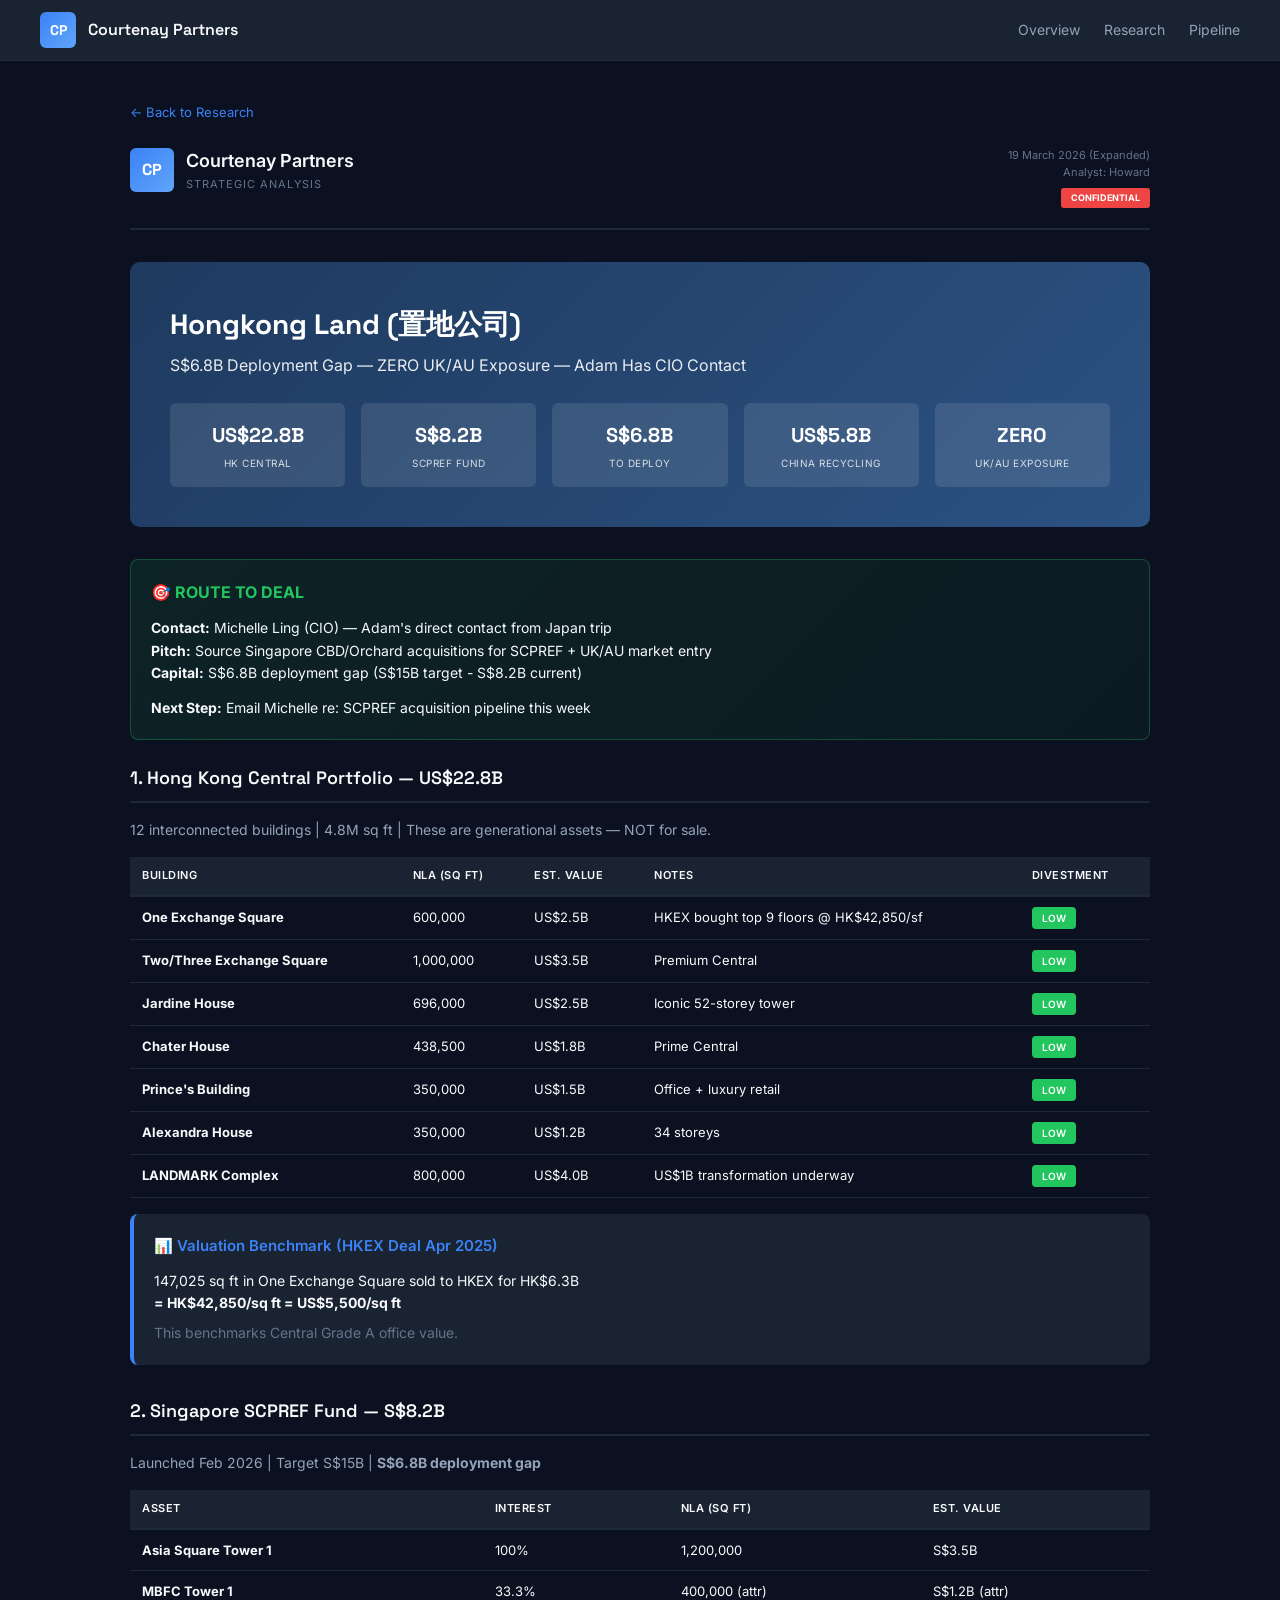
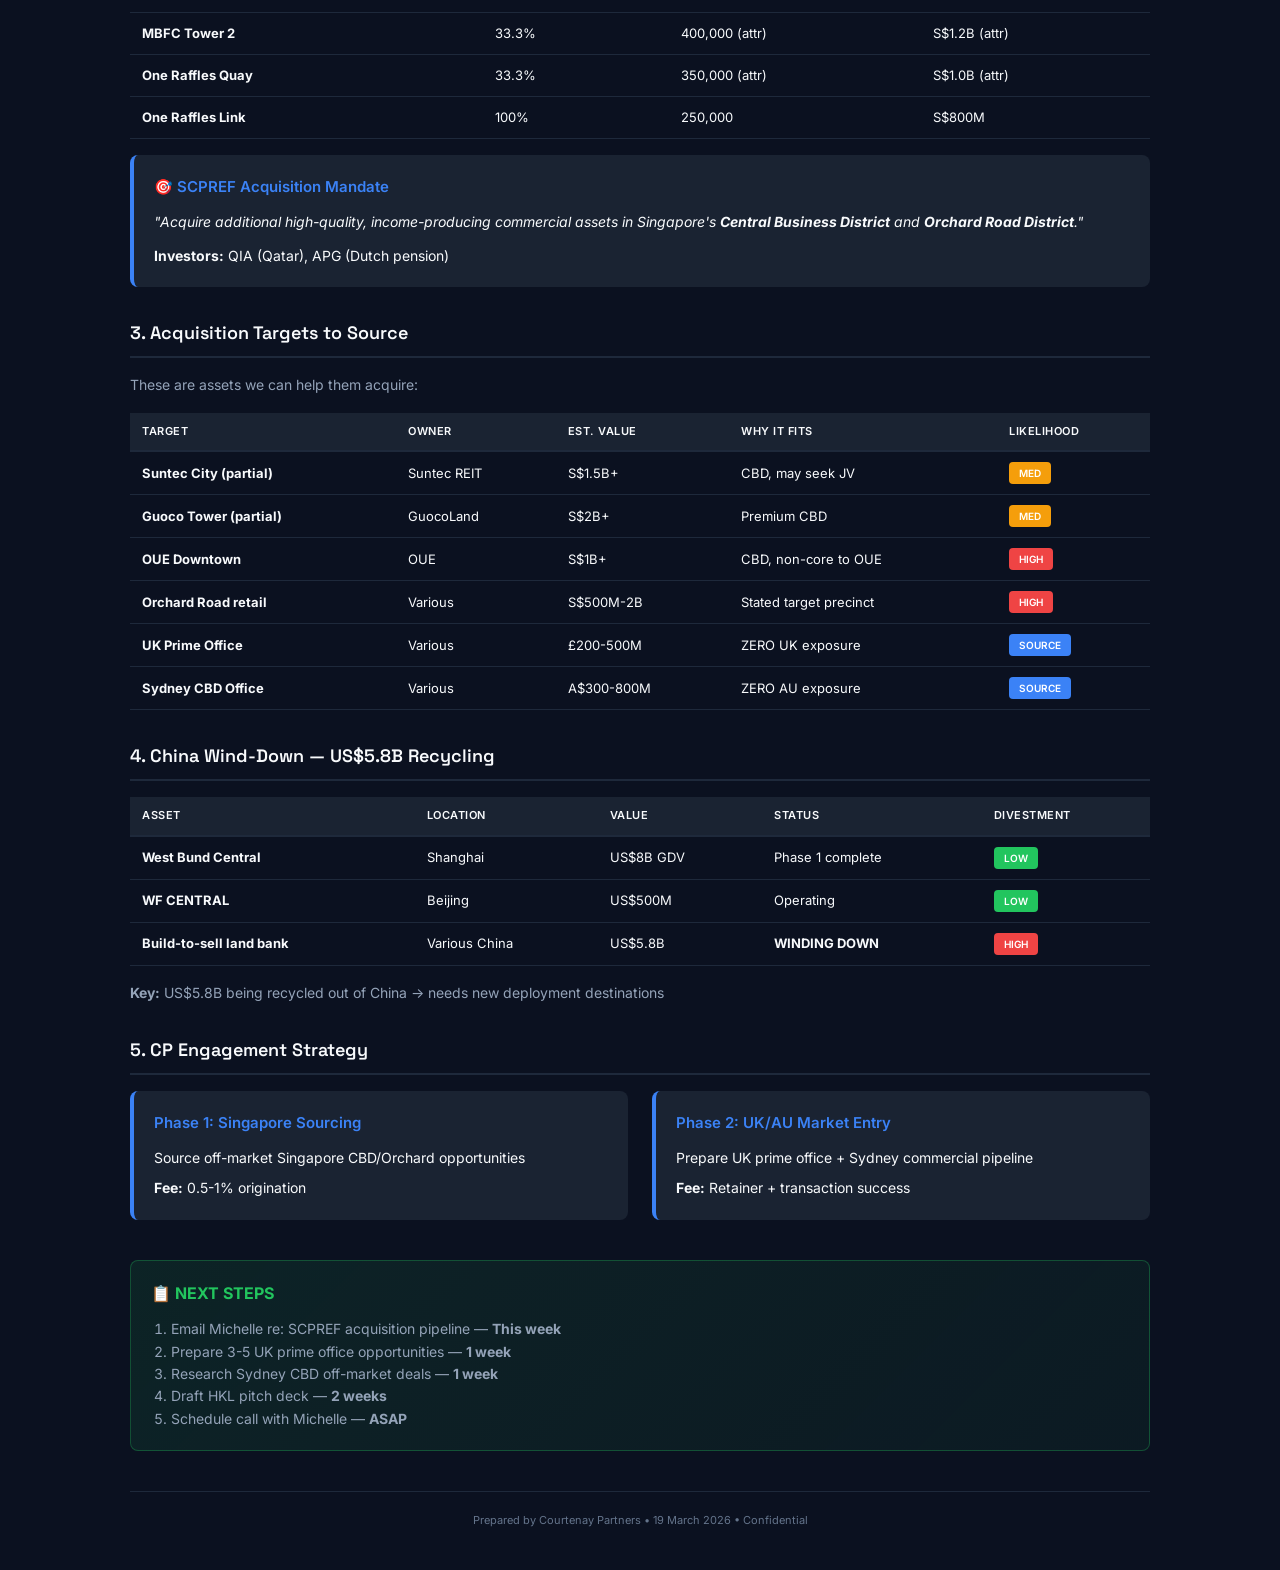
<file: research-hkland.html>
<!DOCTYPE html>
<html lang="en">
<head>
    <meta charset="UTF-8">
    <meta name="viewport" content="width=device-width, initial-scale=1.0">
    <title>Hongkong Land Analysis | Courtenay Partners</title>
    <link rel="preconnect" href="https://fonts.googleapis.com">
    <link rel="preconnect" href="https://fonts.gstatic.com" crossorigin>
    <link href="https://fonts.googleapis.com/css2?family=Space+Grotesk:wght@300;400;500;600;700&family=Inter:wght@300;400;500;600;700&display=swap" rel="stylesheet">
    <style>
        :root { --primary: #3B82F6; --primary-light: #60A5FA; --accent: #F59E0B; --bg: #0B1120; --bg-alt: #131B2E; --card-bg: #1A2332; --text: #F8FAFC; --text-light: #94A3B8; --text-muted: #64748B; --border: #1E293B; --success: #22C55E; --warning: #F59E0B; --danger: #EF4444; }
        * { margin: 0; padding: 0; box-sizing: border-box; }
        body { font-family: 'Inter', -apple-system, sans-serif; background: var(--bg); color: var(--text); line-height: 1.6; font-size: 14px; }
        .site-nav { background: var(--card-bg); padding: 12px 40px; display: flex; justify-content: space-between; align-items: center; border-bottom: 1px solid var(--border); position: sticky; top: 0; z-index: 100; }
        .site-nav-brand { display: flex; align-items: center; gap: 12px; text-decoration: none; color: var(--text); }
        .site-nav-logo { width: 36px; height: 36px; background: linear-gradient(135deg, var(--primary), var(--primary-light)); border-radius: 6px; display: flex; align-items: center; justify-content: center; font-family: 'Space Grotesk', sans-serif; font-weight: 700; font-size: 14px; color: white; }
        .site-nav-title { font-family: 'Space Grotesk', sans-serif; font-weight: 600; font-size: 16px; }
        .site-nav-links { display: flex; gap: 24px; }
        .site-nav-links a { color: var(--text-light); text-decoration: none; font-size: 14px; }
        .page { max-width: 1100px; margin: 0 auto; padding: 40px; }
        .back-link { display: inline-flex; align-items: center; gap: 6px; color: var(--primary); text-decoration: none; font-size: 13px; margin-bottom: 24px; }
        .header { display: flex; justify-content: space-between; align-items: flex-start; padding-bottom: 20px; border-bottom: 2px solid var(--border); margin-bottom: 32px; }
        .branding { display: flex; align-items: center; gap: 12px; }
        .logo { width: 44px; height: 44px; background: linear-gradient(135deg, var(--primary), var(--primary-light)); border-radius: 6px; display: flex; align-items: center; justify-content: center; font-family: 'Space Grotesk', sans-serif; font-weight: 700; font-size: 16px; color: white; }
        .company { font-size: 18px; font-weight: 600; }
        .doc-type { font-size: 11px; color: var(--text-muted); text-transform: uppercase; letter-spacing: 1px; }
        .meta { text-align: right; font-size: 11px; color: var(--text-muted); }
        .confidential { display: inline-block; padding: 3px 10px; background: var(--danger); color: white; font-size: 9px; font-weight: 700; text-transform: uppercase; border-radius: 3px; margin-top: 6px; }
        .cover { background: linear-gradient(135deg, #1e3a5f, #2c5282); color: white; padding: 40px; border-radius: 10px; margin-bottom: 32px; }
        .cover-title { font-family: 'Space Grotesk', sans-serif; font-size: 28px; font-weight: 700; margin-bottom: 6px; }
        .cover-subtitle { font-size: 16px; opacity: 0.9; margin-bottom: 24px; }
        .cover-kpis { display: grid; grid-template-columns: repeat(auto-fit, minmax(140px, 1fr)); gap: 16px; }
        .cover-kpi { text-align: center; padding: 16px 8px; background: rgba(255,255,255,0.1); border-radius: 6px; }
        .cover-kpi-value { font-family: 'Space Grotesk', sans-serif; font-size: 20px; font-weight: 700; }
        .cover-kpi-label { font-size: 10px; opacity: 0.8; text-transform: uppercase; letter-spacing: 0.5px; margin-top: 4px; }
        .section { margin-bottom: 32px; }
        .section-title { font-family: 'Space Grotesk', sans-serif; font-size: 18px; font-weight: 600; color: var(--text); margin-bottom: 16px; padding-bottom: 8px; border-bottom: 2px solid var(--border); }
        .card { background: var(--card-bg); border-radius: 8px; padding: 20px; margin-bottom: 16px; border-left: 4px solid var(--primary); }
        .card-title { font-weight: 600; font-size: 15px; color: var(--primary); margin-bottom: 12px; }
        table { width: 100%; border-collapse: collapse; margin-bottom: 16px; font-size: 13px; }
        th { background: var(--card-bg); color: var(--text); padding: 10px 12px; text-align: left; font-weight: 600; font-size: 11px; text-transform: uppercase; letter-spacing: 0.5px; border-bottom: 2px solid var(--border); }
        td { padding: 10px 12px; border-bottom: 1px solid var(--border); }
        tr:hover { background: var(--bg-alt); }
        .tag { display: inline-block; padding: 3px 10px; border-radius: 4px; font-size: 10px; font-weight: 600; text-transform: uppercase; }
        .tag-high { background: #EF4444; color: white; }
        .tag-med { background: #F59E0B; color: white; }
        .tag-low { background: #22C55E; color: white; }
        .tag-buy { background: #3B82F6; color: white; }
        .insight { background: var(--card-bg); border-radius: 8px; padding: 20px; margin-bottom: 24px; border-left: 4px solid var(--success); }
        .insight-title { font-weight: 700; color: var(--success); margin-bottom: 8px; }
        .action-box { background: linear-gradient(135deg, rgba(34,197,94,0.1), rgba(34,197,94,0.05)); border: 1px solid rgba(34,197,94,0.3); border-radius: 8px; padding: 20px; margin: 24px 0; }
        .action-title { font-weight: 700; color: var(--success); margin-bottom: 12px; font-size: 16px; }
        .two-col { display: grid; grid-template-columns: 1fr 1fr; gap: 24px; }
        @media (max-width: 768px) { .two-col { grid-template-columns: 1fr; } }
        .footer { margin-top: 40px; padding-top: 20px; border-top: 1px solid var(--border); text-align: center; color: var(--text-muted); font-size: 11px; }
    </style>
</head>
<body>
    <nav class="site-nav">
        <a href="index.html" class="site-nav-brand">
            <div class="site-nav-logo">CP</div>
            <span class="site-nav-title">Courtenay Partners</span>
        </a>
        <div class="site-nav-links">
            <a href="index.html#overview">Overview</a>
            <a href="index.html#research">Research</a>
            <a href="index.html#pipeline">Pipeline</a>
        </div>
    </nav>
    <div class="page">
        <a href="index.html#research" class="back-link">← Back to Research</a>
        
        <header class="header">
            <div class="branding">
                <div class="logo">CP</div>
                <div>
                    <div class="company">Courtenay Partners</div>
                    <div class="doc-type">Strategic Analysis</div>
                </div>
            </div>
            <div class="meta">
                <div>19 March 2026 (Expanded)</div>
                <div>Analyst: Howard</div>
                <div class="confidential">Confidential</div>
            </div>
        </header>

        <div class="cover">
            <div class="cover-title">Hongkong Land (置地公司)</div>
            <div class="cover-subtitle">S$6.8B Deployment Gap — ZERO UK/AU Exposure — Adam Has CIO Contact</div>
            <div class="cover-kpis">
                <div class="cover-kpi">
                    <div class="cover-kpi-value">US$22.8B</div>
                    <div class="cover-kpi-label">HK Central</div>
                </div>
                <div class="cover-kpi">
                    <div class="cover-kpi-value">S$8.2B</div>
                    <div class="cover-kpi-label">SCPREF Fund</div>
                </div>
                <div class="cover-kpi">
                    <div class="cover-kpi-value">S$6.8B</div>
                    <div class="cover-kpi-label">To Deploy</div>
                </div>
                <div class="cover-kpi">
                    <div class="cover-kpi-value">US$5.8B</div>
                    <div class="cover-kpi-label">China Recycling</div>
                </div>
                <div class="cover-kpi">
                    <div class="cover-kpi-value">ZERO</div>
                    <div class="cover-kpi-label">UK/AU Exposure</div>
                </div>
            </div>
        </div>

        <div class="action-box">
            <div class="action-title">🎯 ROUTE TO DEAL</div>
            <p><strong>Contact:</strong> Michelle Ling (CIO) — Adam's direct contact from Japan trip</p>
            <p><strong>Pitch:</strong> Source Singapore CBD/Orchard acquisitions for SCPREF + UK/AU market entry</p>
            <p><strong>Capital:</strong> S$6.8B deployment gap (S$15B target - S$8.2B current)</p>
            <p style="margin-top: 12px;"><strong>Next Step:</strong> Email Michelle re: SCPREF acquisition pipeline this week</p>
        </div>

        <section class="section">
            <h2 class="section-title">1. Hong Kong Central Portfolio — US$22.8B</h2>
            <p style="color: var(--text-light); margin-bottom: 16px;">12 interconnected buildings | 4.8M sq ft | These are generational assets — NOT for sale.</p>
            
            <table>
                <thead>
                    <tr><th>Building</th><th>NLA (sq ft)</th><th>Est. Value</th><th>Notes</th><th>Divestment</th></tr>
                </thead>
                <tbody>
                    <tr><td><strong>One Exchange Square</strong></td><td>600,000</td><td>US$2.5B</td><td>HKEX bought top 9 floors @ HK$42,850/sf</td><td><span class="tag tag-low">LOW</span></td></tr>
                    <tr><td><strong>Two/Three Exchange Square</strong></td><td>1,000,000</td><td>US$3.5B</td><td>Premium Central</td><td><span class="tag tag-low">LOW</span></td></tr>
                    <tr><td><strong>Jardine House</strong></td><td>696,000</td><td>US$2.5B</td><td>Iconic 52-storey tower</td><td><span class="tag tag-low">LOW</span></td></tr>
                    <tr><td><strong>Chater House</strong></td><td>438,500</td><td>US$1.8B</td><td>Prime Central</td><td><span class="tag tag-low">LOW</span></td></tr>
                    <tr><td><strong>Prince's Building</strong></td><td>350,000</td><td>US$1.5B</td><td>Office + luxury retail</td><td><span class="tag tag-low">LOW</span></td></tr>
                    <tr><td><strong>Alexandra House</strong></td><td>350,000</td><td>US$1.2B</td><td>34 storeys</td><td><span class="tag tag-low">LOW</span></td></tr>
                    <tr><td><strong>LANDMARK Complex</strong></td><td>800,000</td><td>US$4.0B</td><td>US$1B transformation underway</td><td><span class="tag tag-low">LOW</span></td></tr>
                </tbody>
            </table>
            
            <div class="card">
                <div class="card-title">📊 Valuation Benchmark (HKEX Deal Apr 2025)</div>
                <p>147,025 sq ft in One Exchange Square sold to HKEX for HK$6.3B</p>
                <p><strong>= HK$42,850/sq ft = US$5,500/sq ft</strong></p>
                <p style="margin-top: 8px; color: var(--text-muted);">This benchmarks Central Grade A office value.</p>
            </div>
        </section>

        <section class="section">
            <h2 class="section-title">2. Singapore SCPREF Fund — S$8.2B</h2>
            <p style="color: var(--text-light); margin-bottom: 16px;">Launched Feb 2026 | Target S$15B | <strong>S$6.8B deployment gap</strong></p>
            
            <table>
                <thead>
                    <tr><th>Asset</th><th>Interest</th><th>NLA (sq ft)</th><th>Est. Value</th></tr>
                </thead>
                <tbody>
                    <tr><td><strong>Asia Square Tower 1</strong></td><td>100%</td><td>1,200,000</td><td>S$3.5B</td></tr>
                    <tr><td><strong>MBFC Tower 1</strong></td><td>33.3%</td><td>400,000 (attr)</td><td>S$1.2B (attr)</td></tr>
                    <tr><td><strong>MBFC Tower 2</strong></td><td>33.3%</td><td>400,000 (attr)</td><td>S$1.2B (attr)</td></tr>
                    <tr><td><strong>One Raffles Quay</strong></td><td>33.3%</td><td>350,000 (attr)</td><td>S$1.0B (attr)</td></tr>
                    <tr><td><strong>One Raffles Link</strong></td><td>100%</td><td>250,000</td><td>S$800M</td></tr>
                </tbody>
            </table>
            
            <div class="card">
                <div class="card-title">🎯 SCPREF Acquisition Mandate</div>
                <p><em>"Acquire additional high-quality, income-producing commercial assets in Singapore's <strong>Central Business District</strong> and <strong>Orchard Road District</strong>."</em></p>
                <p style="margin-top: 12px;"><strong>Investors:</strong> QIA (Qatar), APG (Dutch pension)</p>
            </div>
        </section>

        <section class="section">
            <h2 class="section-title">3. Acquisition Targets to Source</h2>
            <p style="color: var(--text-light); margin-bottom: 16px;">These are assets we can help them acquire:</p>
            
            <table>
                <thead>
                    <tr><th>Target</th><th>Owner</th><th>Est. Value</th><th>Why It Fits</th><th>Likelihood</th></tr>
                </thead>
                <tbody>
                    <tr><td><strong>Suntec City (partial)</strong></td><td>Suntec REIT</td><td>S$1.5B+</td><td>CBD, may seek JV</td><td><span class="tag tag-med">MED</span></td></tr>
                    <tr><td><strong>Guoco Tower (partial)</strong></td><td>GuocoLand</td><td>S$2B+</td><td>Premium CBD</td><td><span class="tag tag-med">MED</span></td></tr>
                    <tr><td><strong>OUE Downtown</strong></td><td>OUE</td><td>S$1B+</td><td>CBD, non-core to OUE</td><td><span class="tag tag-high">HIGH</span></td></tr>
                    <tr><td><strong>Orchard Road retail</strong></td><td>Various</td><td>S$500M-2B</td><td>Stated target precinct</td><td><span class="tag tag-high">HIGH</span></td></tr>
                    <tr><td><strong>UK Prime Office</strong></td><td>Various</td><td>£200-500M</td><td>ZERO UK exposure</td><td><span class="tag tag-buy">SOURCE</span></td></tr>
                    <tr><td><strong>Sydney CBD Office</strong></td><td>Various</td><td>A$300-800M</td><td>ZERO AU exposure</td><td><span class="tag tag-buy">SOURCE</span></td></tr>
                </tbody>
            </table>
        </section>

        <section class="section">
            <h2 class="section-title">4. China Wind-Down — US$5.8B Recycling</h2>
            <table>
                <thead>
                    <tr><th>Asset</th><th>Location</th><th>Value</th><th>Status</th><th>Divestment</th></tr>
                </thead>
                <tbody>
                    <tr><td><strong>West Bund Central</strong></td><td>Shanghai</td><td>US$8B GDV</td><td>Phase 1 complete</td><td><span class="tag tag-low">LOW</span></td></tr>
                    <tr><td><strong>WF CENTRAL</strong></td><td>Beijing</td><td>US$500M</td><td>Operating</td><td><span class="tag tag-low">LOW</span></td></tr>
                    <tr><td><strong>Build-to-sell land bank</strong></td><td>Various China</td><td>US$5.8B</td><td><strong>WINDING DOWN</strong></td><td><span class="tag tag-high">HIGH</span></td></tr>
                </tbody>
            </table>
            <p style="color: var(--text-light); margin-top: 12px;"><strong>Key:</strong> US$5.8B being recycled out of China → needs new deployment destinations</p>
        </section>

        <section class="section">
            <h2 class="section-title">5. CP Engagement Strategy</h2>
            <div class="two-col">
                <div class="card">
                    <div class="card-title">Phase 1: Singapore Sourcing</div>
                    <p>Source off-market Singapore CBD/Orchard opportunities</p>
                    <p style="margin-top: 8px;"><strong>Fee:</strong> 0.5-1% origination</p>
                </div>
                <div class="card">
                    <div class="card-title">Phase 2: UK/AU Market Entry</div>
                    <p>Prepare UK prime office + Sydney commercial pipeline</p>
                    <p style="margin-top: 8px;"><strong>Fee:</strong> Retainer + transaction success</p>
                </div>
            </div>
            
            <div class="action-box">
                <div class="action-title">📋 NEXT STEPS</div>
                <ol style="margin-left: 20px; color: var(--text-light);">
                    <li>Email Michelle re: SCPREF acquisition pipeline — <strong>This week</strong></li>
                    <li>Prepare 3-5 UK prime office opportunities — <strong>1 week</strong></li>
                    <li>Research Sydney CBD off-market deals — <strong>1 week</strong></li>
                    <li>Draft HKL pitch deck — <strong>2 weeks</strong></li>
                    <li>Schedule call with Michelle — <strong>ASAP</strong></li>
                </ol>
            </div>
        </section>

        <footer class="footer">
            <p>Prepared by Courtenay Partners • 19 March 2026 • Confidential</p>
        </footer>
    </div>
</body>
</html>
</file>
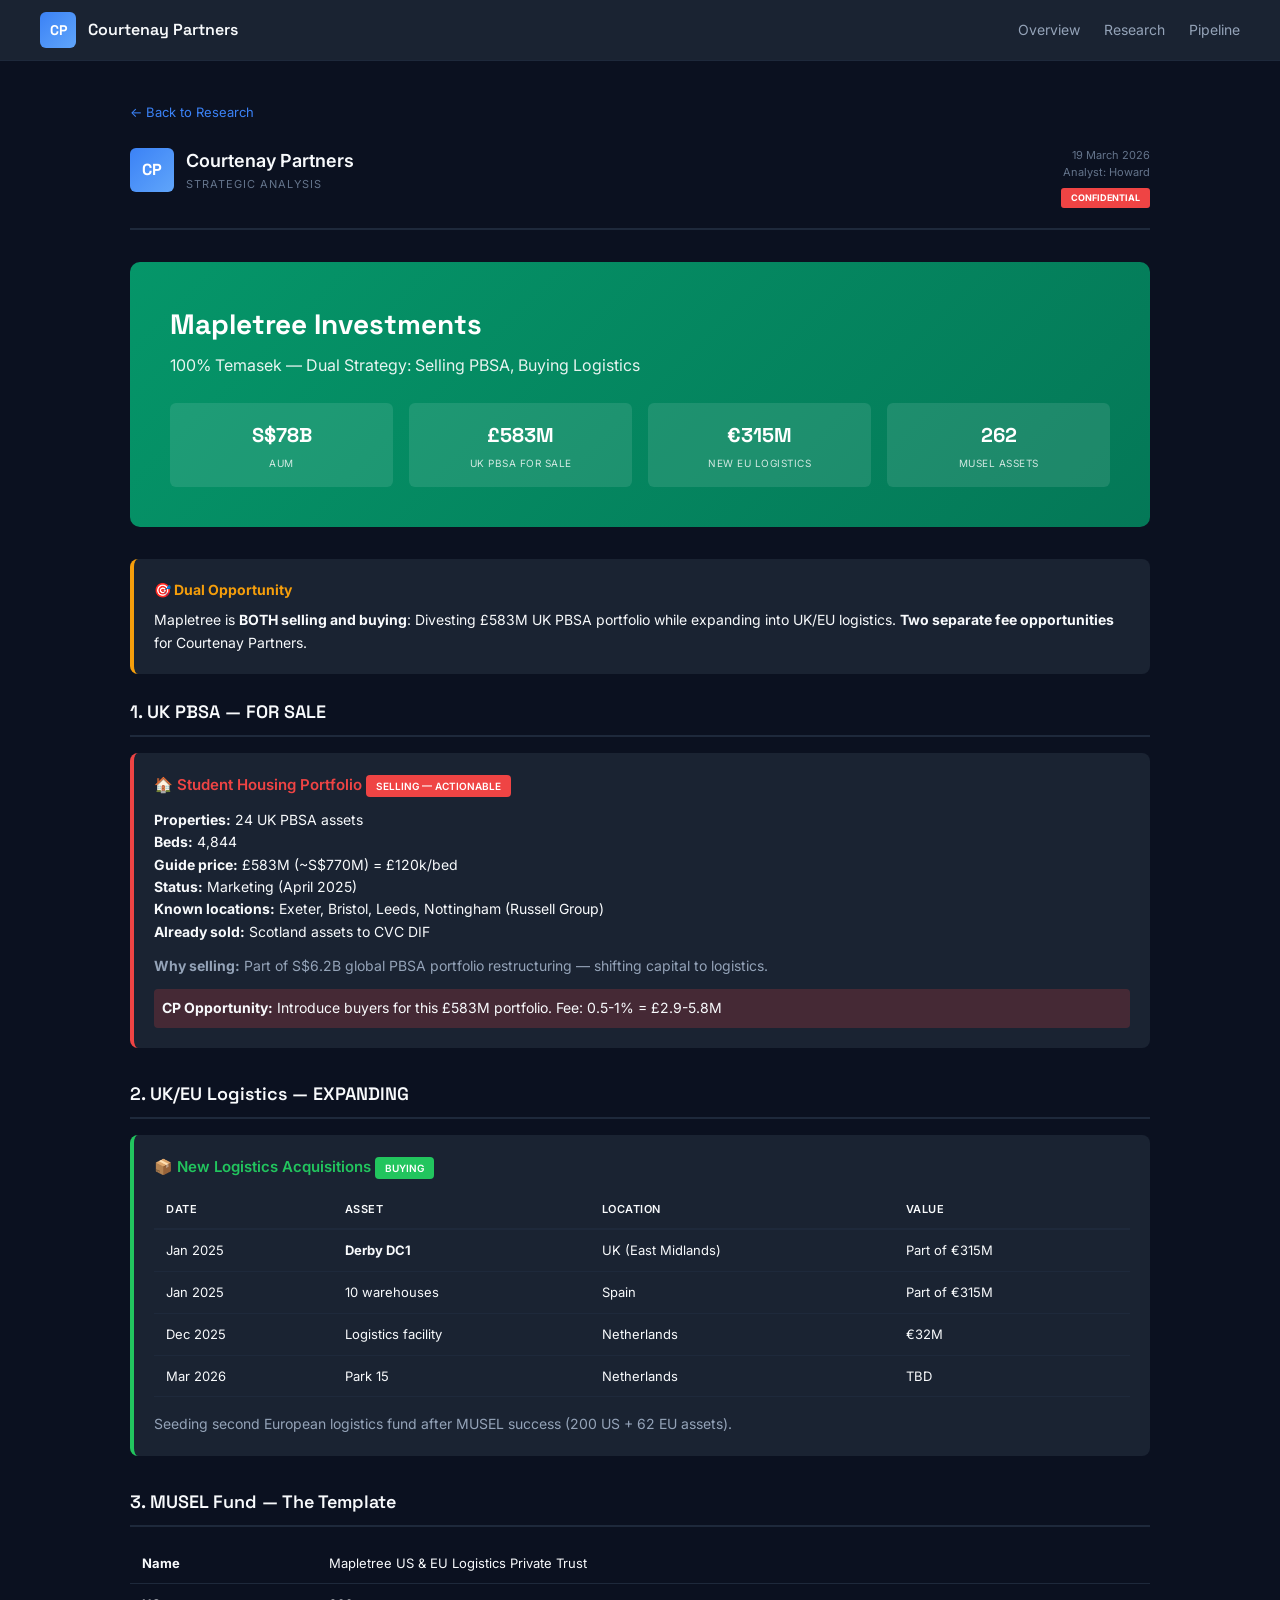
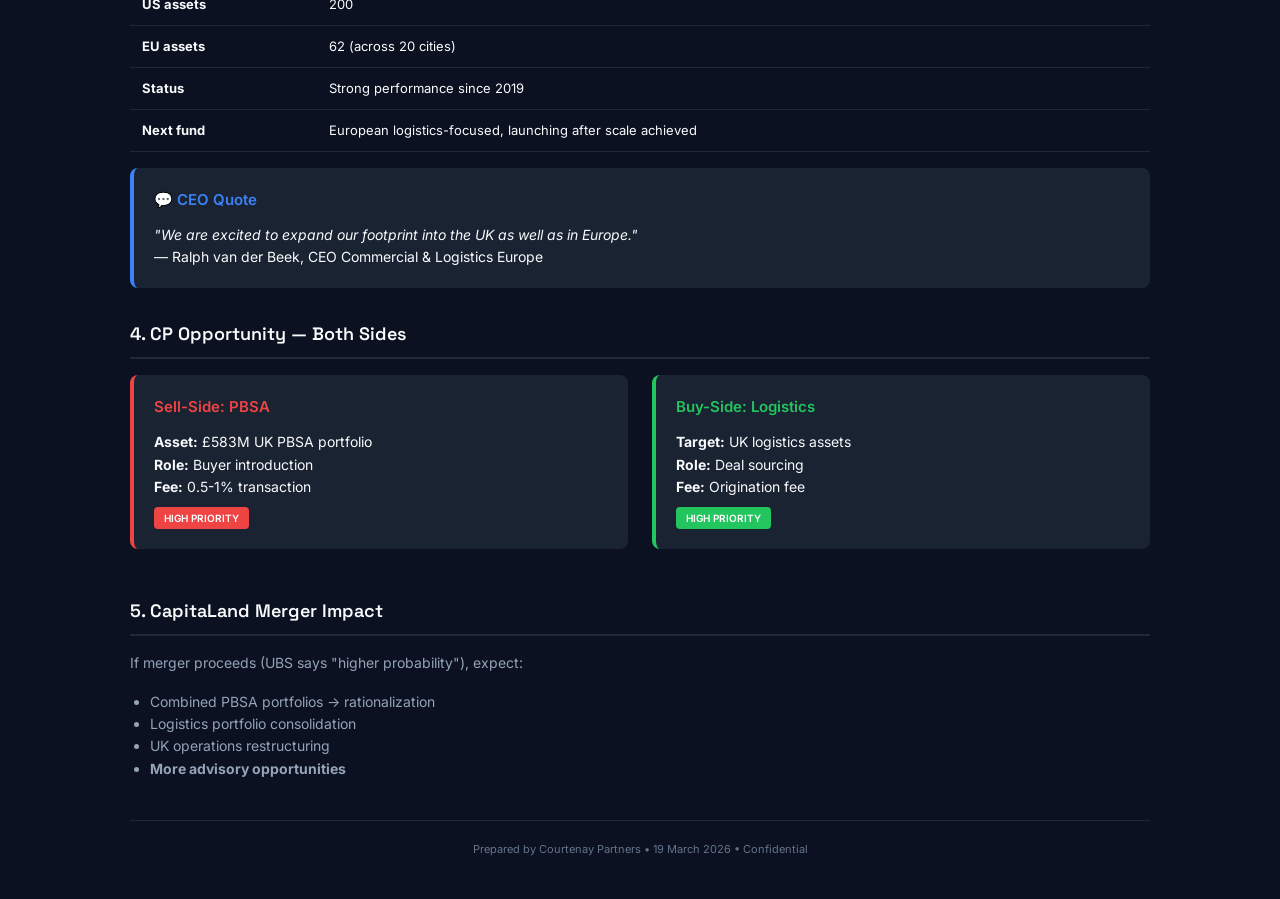
<file: research-mapletree.html>
<!DOCTYPE html>
<html lang="en">
<head>
    <meta charset="UTF-8">
    <meta name="viewport" content="width=device-width, initial-scale=1.0">
    <title>Mapletree Analysis | Courtenay Partners</title>
    <link rel="preconnect" href="https://fonts.googleapis.com">
    <link rel="preconnect" href="https://fonts.gstatic.com" crossorigin>
    <link href="https://fonts.googleapis.com/css2?family=Space+Grotesk:wght@300;400;500;600;700&family=Inter:wght@300;400;500;600;700&display=swap" rel="stylesheet">
    <style>
        :root { --primary: #3B82F6; --primary-light: #60A5FA; --accent: #F59E0B; --bg: #0B1120; --bg-alt: #131B2E; --card-bg: #1A2332; --text: #F8FAFC; --text-light: #94A3B8; --text-muted: #64748B; --border: #1E293B; --success: #22C55E; --warning: #F59E0B; --danger: #EF4444; }
        * { margin: 0; padding: 0; box-sizing: border-box; }
        body { font-family: 'Inter', -apple-system, sans-serif; background: var(--bg); color: var(--text); line-height: 1.6; font-size: 14px; }
        .site-nav { background: var(--card-bg); padding: 12px 40px; display: flex; justify-content: space-between; align-items: center; border-bottom: 1px solid var(--border); position: sticky; top: 0; z-index: 100; }
        .site-nav-brand { display: flex; align-items: center; gap: 12px; text-decoration: none; color: var(--text); }
        .site-nav-logo { width: 36px; height: 36px; background: linear-gradient(135deg, var(--primary), var(--primary-light)); border-radius: 6px; display: flex; align-items: center; justify-content: center; font-family: 'Space Grotesk', sans-serif; font-weight: 700; font-size: 14px; color: white; }
        .site-nav-title { font-family: 'Space Grotesk', sans-serif; font-weight: 600; font-size: 16px; }
        .site-nav-links { display: flex; gap: 24px; }
        .site-nav-links a { color: var(--text-light); text-decoration: none; font-size: 14px; }
        .site-nav-links a:hover { color: var(--primary); }
        .page { max-width: 1100px; margin: 0 auto; padding: 40px; }
        .back-link { display: inline-flex; align-items: center; gap: 6px; color: var(--primary); text-decoration: none; font-size: 13px; margin-bottom: 24px; }
        .back-link:hover { text-decoration: underline; }
        .header { display: flex; justify-content: space-between; align-items: flex-start; padding-bottom: 20px; border-bottom: 2px solid var(--border); margin-bottom: 32px; }
        .branding { display: flex; align-items: center; gap: 12px; }
        .logo { width: 44px; height: 44px; background: linear-gradient(135deg, var(--primary), var(--primary-light)); border-radius: 6px; display: flex; align-items: center; justify-content: center; font-family: 'Space Grotesk', sans-serif; font-weight: 700; font-size: 16px; color: white; }
        .company { font-size: 18px; font-weight: 600; color: var(--text); }
        .doc-type { font-size: 11px; color: var(--text-muted); text-transform: uppercase; letter-spacing: 1px; }
        .meta { text-align: right; font-size: 11px; color: var(--text-muted); }
        .confidential { display: inline-block; padding: 3px 10px; background: var(--danger); color: white; font-size: 9px; font-weight: 700; text-transform: uppercase; border-radius: 3px; margin-top: 6px; }
        .cover { background: linear-gradient(135deg, #059669, #047857); color: white; padding: 40px; border-radius: 10px; margin-bottom: 32px; }
        .cover-title { font-family: 'Space Grotesk', sans-serif; font-size: 28px; font-weight: 700; margin-bottom: 6px; }
        .cover-subtitle { font-size: 16px; opacity: 0.9; margin-bottom: 24px; }
        .cover-kpis { display: grid; grid-template-columns: repeat(auto-fit, minmax(140px, 1fr)); gap: 16px; }
        .cover-kpi { text-align: center; padding: 16px 8px; background: rgba(255,255,255,0.1); border-radius: 6px; }
        .cover-kpi-value { font-family: 'Space Grotesk', sans-serif; font-size: 20px; font-weight: 700; }
        .cover-kpi-label { font-size: 10px; opacity: 0.8; text-transform: uppercase; letter-spacing: 0.5px; margin-top: 4px; }
        .section { margin-bottom: 32px; }
        .section-title { font-family: 'Space Grotesk', sans-serif; font-size: 18px; font-weight: 600; color: var(--text); margin-bottom: 16px; padding-bottom: 8px; border-bottom: 2px solid var(--border); }
        .card { background: var(--card-bg); border-radius: 8px; padding: 20px; margin-bottom: 16px; border-left: 4px solid var(--primary); }
        .card-title { font-weight: 600; font-size: 15px; color: var(--primary); margin-bottom: 12px; }
        .card-sell { border-left-color: var(--danger); }
        .card-buy { border-left-color: var(--success); }
        table { width: 100%; border-collapse: collapse; margin-bottom: 16px; font-size: 13px; }
        th { background: var(--card-bg); color: var(--text); padding: 10px 12px; text-align: left; font-weight: 600; font-size: 11px; text-transform: uppercase; letter-spacing: 0.5px; border-bottom: 2px solid var(--border); }
        td { padding: 10px 12px; border-bottom: 1px solid var(--border); }
        tr:hover { background: var(--bg-alt); }
        .tag { display: inline-block; padding: 3px 10px; border-radius: 4px; font-size: 10px; font-weight: 600; text-transform: uppercase; }
        .tag-sell { background: #EF4444; color: white; }
        .tag-buy { background: #22C55E; color: white; }
        .insight { background: var(--card-bg); border-radius: 8px; padding: 20px; margin-bottom: 24px; border-left: 4px solid var(--accent); }
        .insight-title { font-weight: 700; color: var(--accent); margin-bottom: 8px; }
        .two-col { display: grid; grid-template-columns: 1fr 1fr; gap: 24px; }
        @media (max-width: 768px) { .two-col { grid-template-columns: 1fr; } }
        .footer { margin-top: 40px; padding-top: 20px; border-top: 1px solid var(--border); text-align: center; color: var(--text-muted); font-size: 11px; }
    </style>
</head>
<body>
    <nav class="site-nav">
        <a href="index.html" class="site-nav-brand">
            <div class="site-nav-logo">CP</div>
            <span class="site-nav-title">Courtenay Partners</span>
        </a>
        <div class="site-nav-links">
            <a href="index.html#overview">Overview</a>
            <a href="index.html#research">Research</a>
            <a href="index.html#pipeline">Pipeline</a>
        </div>
    </nav>
    <div class="page">
        <a href="index.html#research" class="back-link">← Back to Research</a>
        
        <header class="header">
            <div class="branding">
                <div class="logo">CP</div>
                <div>
                    <div class="company">Courtenay Partners</div>
                    <div class="doc-type">Strategic Analysis</div>
                </div>
            </div>
            <div class="meta">
                <div>19 March 2026</div>
                <div>Analyst: Howard</div>
                <div class="confidential">Confidential</div>
            </div>
        </header>

        <div class="cover">
            <div class="cover-title">Mapletree Investments</div>
            <div class="cover-subtitle">100% Temasek — Dual Strategy: Selling PBSA, Buying Logistics</div>
            <div class="cover-kpis">
                <div class="cover-kpi">
                    <div class="cover-kpi-value">S$78B</div>
                    <div class="cover-kpi-label">AUM</div>
                </div>
                <div class="cover-kpi">
                    <div class="cover-kpi-value">£583M</div>
                    <div class="cover-kpi-label">UK PBSA for Sale</div>
                </div>
                <div class="cover-kpi">
                    <div class="cover-kpi-value">€315M</div>
                    <div class="cover-kpi-label">New EU Logistics</div>
                </div>
                <div class="cover-kpi">
                    <div class="cover-kpi-value">262</div>
                    <div class="cover-kpi-label">MUSEL Assets</div>
                </div>
            </div>
        </div>

        <div class="insight">
            <div class="insight-title">🎯 Dual Opportunity</div>
            <div>Mapletree is <strong>BOTH selling and buying</strong>: Divesting £583M UK PBSA portfolio while expanding into UK/EU logistics. <strong>Two separate fee opportunities</strong> for Courtenay Partners.</div>
        </div>

        <section class="section">
            <h2 class="section-title">1. UK PBSA — FOR SALE</h2>
            <div class="card card-sell">
                <div class="card-title" style="color: #EF4444;">🏠 Student Housing Portfolio <span class="tag tag-sell">SELLING — ACTIONABLE</span></div>
                <p><strong>Properties:</strong> 24 UK PBSA assets</p>
                <p><strong>Beds:</strong> 4,844</p>
                <p><strong>Guide price:</strong> £583M (~S$770M) = £120k/bed</p>
                <p><strong>Status:</strong> Marketing (April 2025)</p>
                <p><strong>Known locations:</strong> Exeter, Bristol, Leeds, Nottingham (Russell Group)</p>
                <p><strong>Already sold:</strong> Scotland assets to CVC DIF</p>
                <p style="margin-top: 12px; color: var(--text-light);"><strong>Why selling:</strong> Part of S$6.2B global PBSA portfolio restructuring — shifting capital to logistics.</p>
                <p style="margin-top: 12px; background: rgba(239,68,68,0.2); padding: 8px; border-radius: 4px;"><strong>CP Opportunity:</strong> Introduce buyers for this £583M portfolio. Fee: 0.5-1% = £2.9-5.8M</p>
            </div>
        </section>

        <section class="section">
            <h2 class="section-title">2. UK/EU Logistics — EXPANDING</h2>
            <div class="card card-buy">
                <div class="card-title" style="color: #22C55E;">📦 New Logistics Acquisitions <span class="tag tag-buy">BUYING</span></div>
                <table>
                    <thead>
                        <tr><th>Date</th><th>Asset</th><th>Location</th><th>Value</th></tr>
                    </thead>
                    <tbody>
                        <tr><td>Jan 2025</td><td><strong>Derby DC1</strong></td><td>UK (East Midlands)</td><td>Part of €315M</td></tr>
                        <tr><td>Jan 2025</td><td>10 warehouses</td><td>Spain</td><td>Part of €315M</td></tr>
                        <tr><td>Dec 2025</td><td>Logistics facility</td><td>Netherlands</td><td>€32M</td></tr>
                        <tr><td>Mar 2026</td><td>Park 15</td><td>Netherlands</td><td>TBD</td></tr>
                    </tbody>
                </table>
                <p style="color: var(--text-light);">Seeding second European logistics fund after MUSEL success (200 US + 62 EU assets).</p>
            </div>
        </section>

        <section class="section">
            <h2 class="section-title">3. MUSEL Fund — The Template</h2>
            <table>
                <tbody>
                    <tr><td><strong>Name</strong></td><td>Mapletree US & EU Logistics Private Trust</td></tr>
                    <tr><td><strong>US assets</strong></td><td>200</td></tr>
                    <tr><td><strong>EU assets</strong></td><td>62 (across 20 cities)</td></tr>
                    <tr><td><strong>Status</strong></td><td>Strong performance since 2019</td></tr>
                    <tr><td><strong>Next fund</strong></td><td>European logistics-focused, launching after scale achieved</td></tr>
                </tbody>
            </table>
            <div class="card">
                <div class="card-title">💬 CEO Quote</div>
                <p><em>"We are excited to expand our footprint into the UK as well as in Europe."</em><br>— Ralph van der Beek, CEO Commercial & Logistics Europe</p>
            </div>
        </section>

        <section class="section">
            <h2 class="section-title">4. CP Opportunity — Both Sides</h2>
            <div class="two-col">
                <div class="card card-sell">
                    <div class="card-title" style="color: #EF4444;">Sell-Side: PBSA</div>
                    <p><strong>Asset:</strong> £583M UK PBSA portfolio</p>
                    <p><strong>Role:</strong> Buyer introduction</p>
                    <p><strong>Fee:</strong> 0.5-1% transaction</p>
                    <p style="margin-top: 8px;"><span class="tag tag-sell">HIGH PRIORITY</span></p>
                </div>
                <div class="card card-buy">
                    <div class="card-title" style="color: #22C55E;">Buy-Side: Logistics</div>
                    <p><strong>Target:</strong> UK logistics assets</p>
                    <p><strong>Role:</strong> Deal sourcing</p>
                    <p><strong>Fee:</strong> Origination fee</p>
                    <p style="margin-top: 8px;"><span class="tag tag-buy">HIGH PRIORITY</span></p>
                </div>
            </div>
        </section>

        <section class="section">
            <h2 class="section-title">5. CapitaLand Merger Impact</h2>
            <p style="color: var(--text-light); margin-bottom: 16px;">If merger proceeds (UBS says "higher probability"), expect:</p>
            <ul style="color: var(--text-light); margin-left: 20px;">
                <li>Combined PBSA portfolios → rationalization</li>
                <li>Logistics portfolio consolidation</li>
                <li>UK operations restructuring</li>
                <li><strong>More advisory opportunities</strong></li>
            </ul>
        </section>

        <footer class="footer">
            <p>Prepared by Courtenay Partners • 19 March 2026 • Confidential</p>
        </footer>
    </div>
</body>
</html>
</file>
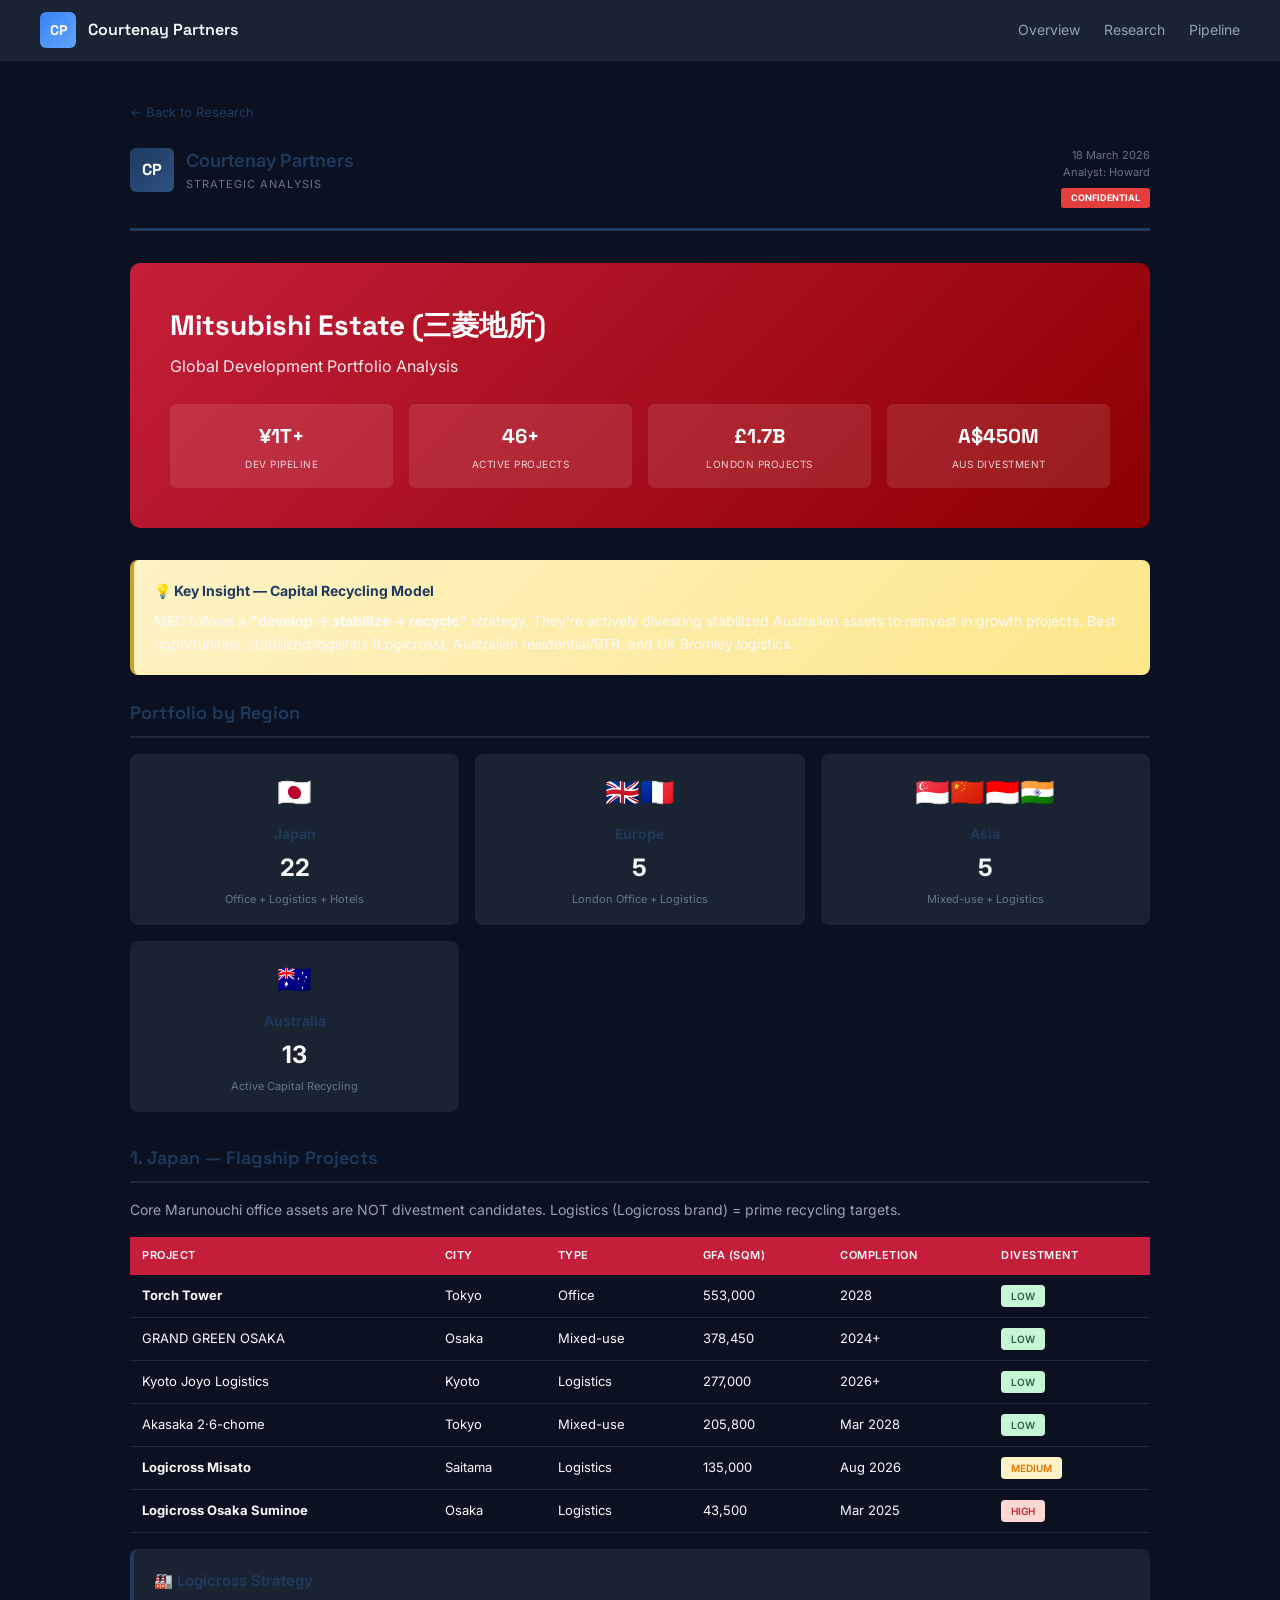
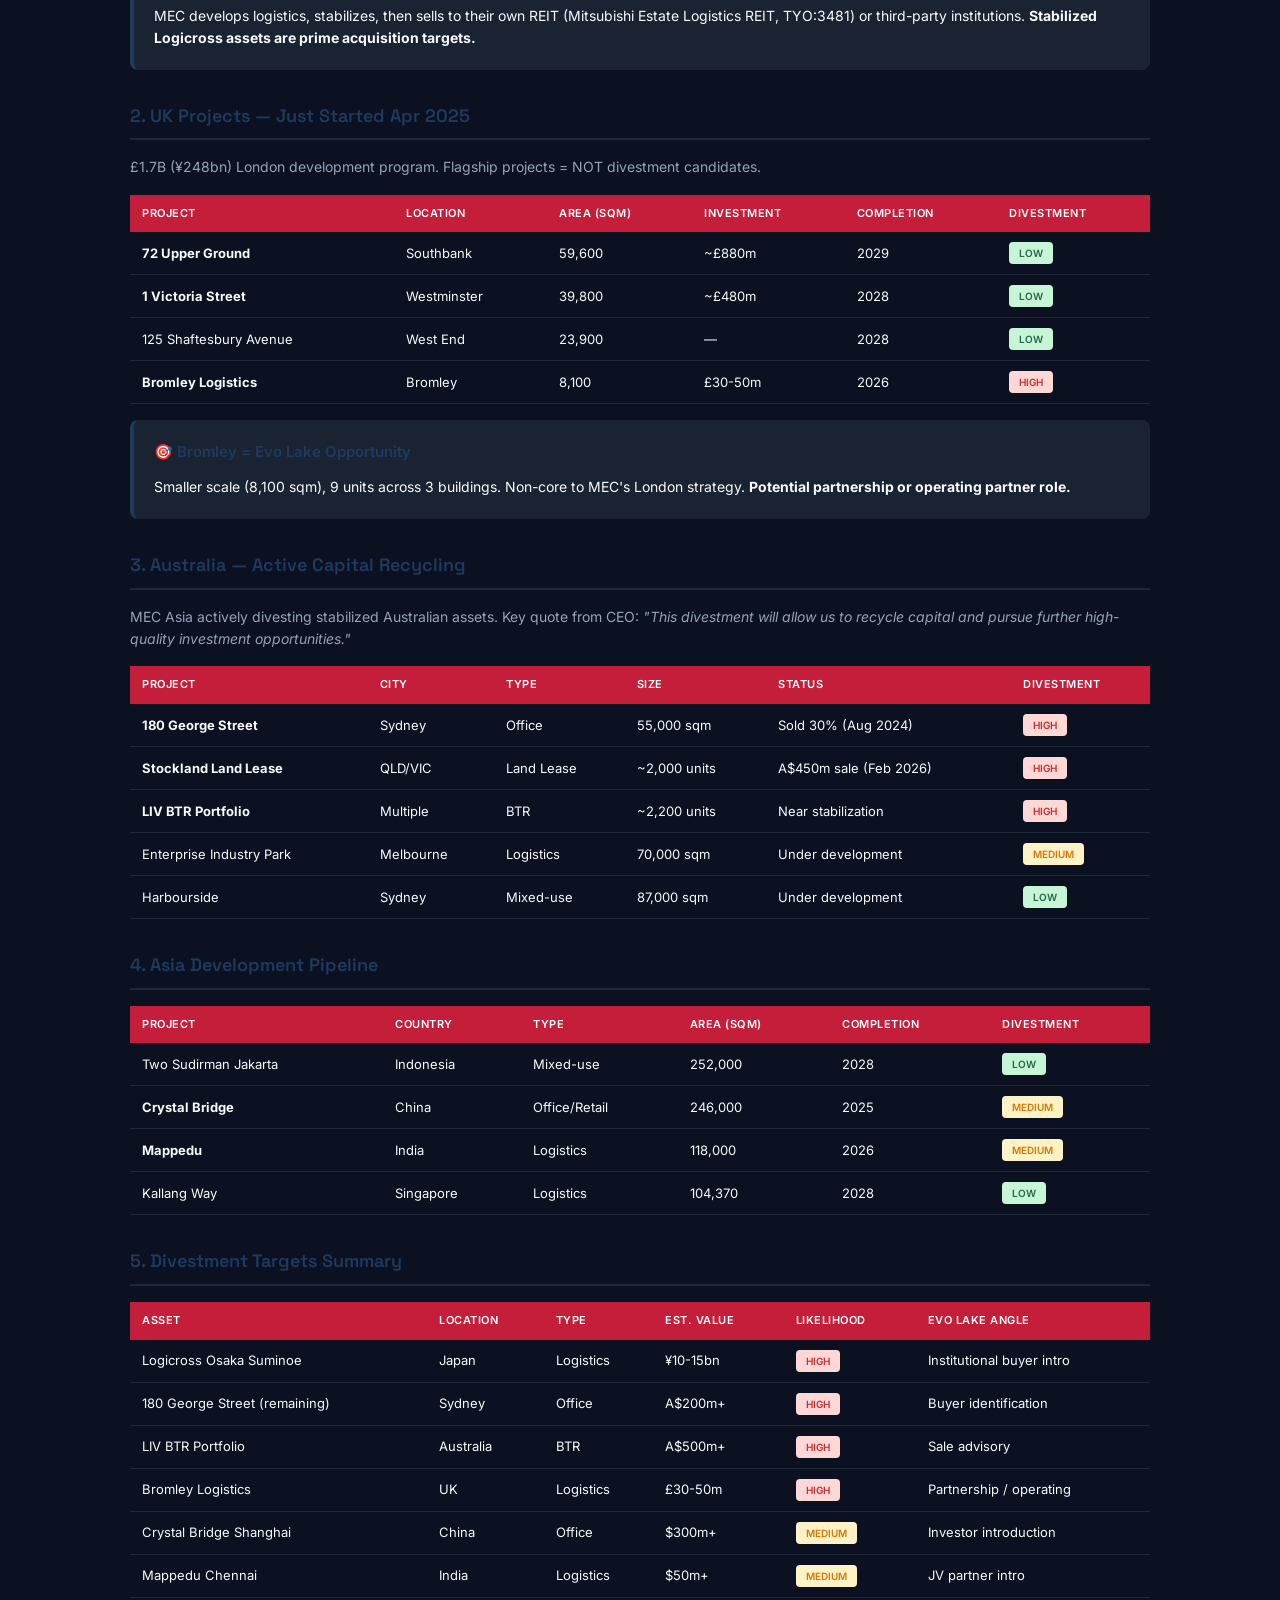
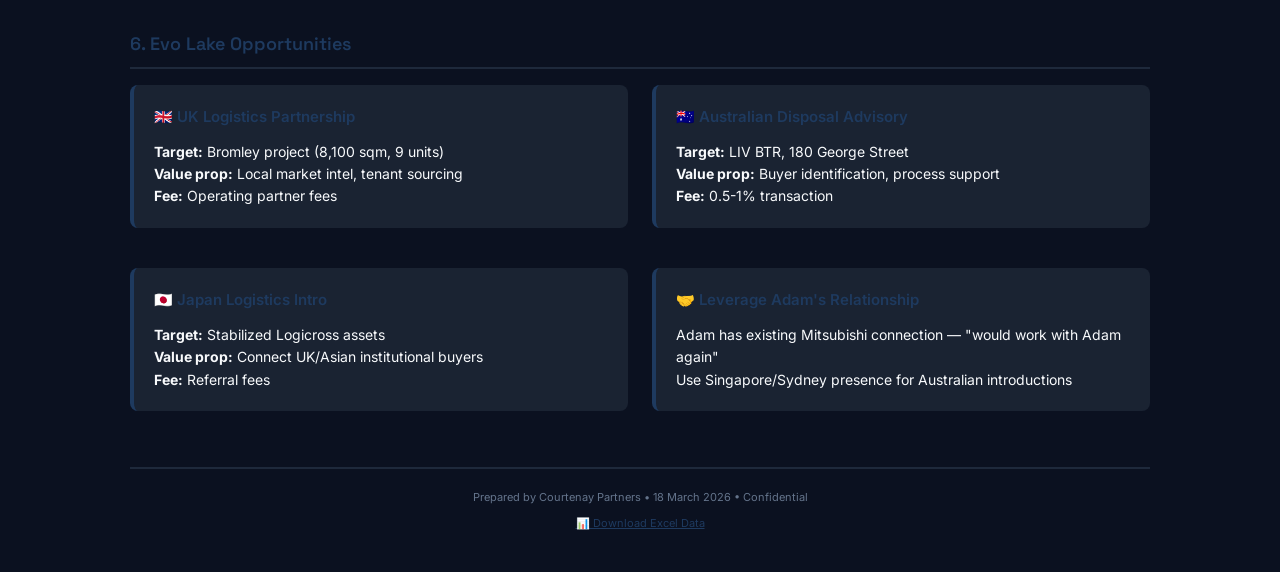
<file: research-mitsubishi.html>
<!DOCTYPE html>
<html lang="en">
<head>
    <meta charset="UTF-8">
    <meta name="viewport" content="width=device-width, initial-scale=1.0">
    <title>Mitsubishi Estate Analysis | Courtenay Partners</title>
    <link rel="preconnect" href="https://fonts.googleapis.com">
    <link rel="preconnect" href="https://fonts.gstatic.com" crossorigin>
    <link href="https://fonts.googleapis.com/css2?family=Space+Grotesk:wght@300;400;500;600;700&family=Inter:wght@300;400;500;600;700&display=swap" rel="stylesheet">
    <style>
        :root {
            --primary: #1e3a5f;
            --primary-light: #2c5282;
            --accent: #c9a227;
            --bg: #0B1120;
            --bg-alt: #131B2E;
            --text: #F8FAFC;
            --text-light: #94A3B8;
            --text-muted: #64748B;
            --border: #1E293B;
            --success: #38a169;
            --warning: #d69e2e;
            --danger: #e53e3e;
        }
        * { margin: 0; padding: 0; box-sizing: border-box; }
        body {
            font-family: 'Inter', -apple-system, sans-serif;
            background: var(--bg);
            color: var(--text);
            line-height: 1.6;
            font-size: 14px;
        }
        .page { max-width: 1100px; margin: 0 auto; padding: 40px; }
        
        /* Header */
        .header {
            display: flex; justify-content: space-between; align-items: flex-start;
            padding-bottom: 20px; border-bottom: 3px solid var(--primary); margin-bottom: 32px;
        }
        .branding { display: flex; align-items: center; gap: 12px; }
        .logo {
            width: 44px; height: 44px;
            background: linear-gradient(135deg, var(--primary), var(--primary-light));
            border-radius: 6px; display: flex; align-items: center; justify-content: center;
            font-family: 'Space Grotesk', sans-serif; font-weight: 700; font-size: 16px; color: white;
        }
        .company { font-size: 18px; font-weight: 600; color: var(--primary); }
        .doc-type { font-size: 11px; color: var(--text-muted); text-transform: uppercase; letter-spacing: 1px; }
        .meta { text-align: right; font-size: 11px; color: var(--text-muted); }
        .confidential {
            display: inline-block; padding: 3px 10px; background: var(--danger); color: white;
            font-size: 9px; font-weight: 700; text-transform: uppercase; border-radius: 3px; margin-top: 6px;
        }
        
        /* Cover */
        .cover {
            background: linear-gradient(135deg, #c41e3a, #8b0000);
            color: white; padding: 40px; border-radius: 10px; margin-bottom: 32px;
        }
        .cover-title { font-family: 'Space Grotesk', sans-serif; font-size: 28px; font-weight: 700; margin-bottom: 6px; }
        .cover-subtitle { font-size: 16px; opacity: 0.9; margin-bottom: 24px; }
        .cover-kpis { display: grid; grid-template-columns: repeat(auto-fit, minmax(140px, 1fr)); gap: 16px; }
        .cover-kpi {
            text-align: center; padding: 16px 8px; background: rgba(255,255,255,0.1); border-radius: 6px;
        }
        .cover-kpi-value { font-family: 'Space Grotesk', sans-serif; font-size: 20px; font-weight: 700; }
        .cover-kpi-label { font-size: 10px; opacity: 0.8; text-transform: uppercase; letter-spacing: 0.5px; margin-top: 4px; }
        
        /* Sections */
        .section { margin-bottom: 32px; }
        .section-title {
            font-family: 'Space Grotesk', sans-serif; font-size: 18px; font-weight: 600;
            color: var(--primary); margin-bottom: 16px; padding-bottom: 8px; border-bottom: 2px solid var(--border);
        }
        .section-intro { color: var(--text-light); margin-bottom: 16px; }
        
        /* Cards */
        .card {
            background: #1A2332; border-radius: 8px; padding: 20px; margin-bottom: 16px;
            border-left: 4px solid var(--primary);
        }
        .card-title { font-weight: 600; font-size: 15px; color: var(--primary); margin-bottom: 12px; }
        
        /* Tables */
        table { width: 100%; border-collapse: collapse; margin-bottom: 16px; font-size: 13px; }
        th { 
            background: #c41e3a; color: white; padding: 10px 12px; text-align: left;
            font-weight: 600; font-size: 11px; text-transform: uppercase; letter-spacing: 0.5px;
        }
        td { padding: 10px 12px; border-bottom: 1px solid var(--border); }
        tr:hover { background: #1A2332; }
        
        /* Tags */
        .tag {
            display: inline-block; padding: 3px 10px; border-radius: 4px;
            font-size: 10px; font-weight: 600; text-transform: uppercase;
        }
        .tag-high { background: #fed7d7; color: #c53030; }
        .tag-medium { background: #fef3c7; color: #d97706; }
        .tag-low { background: #c6f6d5; color: #276749; }
        
        /* Key Insight */
        .insight {
            background: linear-gradient(135deg, #fef3c7, #fde68a); border-radius: 8px;
            padding: 20px; margin-bottom: 24px; border-left: 4px solid var(--accent);
        }
        .insight-title { font-weight: 700; color: var(--primary); margin-bottom: 8px; }
        
        /* Two column */
        .two-col { display: grid; grid-template-columns: 1fr 1fr; gap: 24px; }
        .three-col { display: grid; grid-template-columns: repeat(3, 1fr); gap: 16px; }
        @media (max-width: 768px) { 
            .two-col, .three-col { grid-template-columns: 1fr; } 
        }
        
        /* Footer */
        .footer {
            margin-top: 40px; padding-top: 20px; border-top: 2px solid var(--border);
            text-align: center; color: var(--text-muted); font-size: 11px;
        }
        
        /* Back link */
        .back-link {
            display: inline-flex; align-items: center; gap: 6px;
            color: var(--primary); text-decoration: none; font-size: 13px; margin-bottom: 24px;
        }
        .back-link:hover { text-decoration: underline; }

        /* Region cards */
        .region-card {
            background: #1A2332; border-radius: 8px; padding: 16px; text-align: center;
        }
        .region-flag { font-size: 28px; margin-bottom: 8px; }
        .region-name { font-weight: 600; color: var(--primary); margin-bottom: 4px; }
        .region-projects { font-size: 24px; font-weight: 700; color: var(--text); }
        .region-detail { font-size: 11px; color: var(--text-muted); margin-top: 4px; }
    </style>
</head>
<style>
.site-nav{background:#1A2332;padding:12px 40px;display:flex;justify-content:space-between;align-items:center;border-bottom:1px solid #1E293B;position:sticky;top:0;z-index:100}
.site-nav-brand{display:flex;align-items:center;gap:12px;text-decoration:none;color:#F8FAFC}
.site-nav-logo{width:36px;height:36px;background:linear-gradient(135deg,#3B82F6,#60A5FA);border-radius:6px;display:flex;align-items:center;justify-content:center;font-family:Space Grotesk,sans-serif;font-weight:700;font-size:14px;color:white}
.site-nav-title{font-family:Space Grotesk,sans-serif;font-weight:600;font-size:16px}
.site-nav-links{display:flex;gap:24px}
.site-nav-links a{color:#94A3B8;text-decoration:none;font-size:14px}
.site-nav-links a:hover{color:#3B82F6}
</style>
<body>
<nav class="site-nav"><a href="index.html" class="site-nav-brand"><div class="site-nav-logo">CP</div><span class="site-nav-title">Courtenay Partners</span></a><div class="site-nav-links"><a href="index.html#overview">Overview</a><a href="index.html#research">Research</a><a href="index.html#pipeline">Pipeline</a></div></nav>
    <div class="page">
        <a href="index.html#research" class="back-link">← Back to Research</a>
        
        <header class="header">
            <div class="branding">
                <div class="logo">CP</div>
                <div>
                    <div class="company">Courtenay Partners</div>
                    <div class="doc-type">Strategic Analysis</div>
                </div>
            </div>
            <div class="meta">
                <div>18 March 2026</div>
                <div>Analyst: Howard</div>
                <div class="confidential">Confidential</div>
            </div>
        </header>

        <div class="cover">
            <div class="cover-title">Mitsubishi Estate (三菱地所)</div>
            <div class="cover-subtitle">Global Development Portfolio Analysis</div>
            <div class="cover-kpis">
                <div class="cover-kpi">
                    <div class="cover-kpi-value">¥1T+</div>
                    <div class="cover-kpi-label">Dev Pipeline</div>
                </div>
                <div class="cover-kpi">
                    <div class="cover-kpi-value">46+</div>
                    <div class="cover-kpi-label">Active Projects</div>
                </div>
                <div class="cover-kpi">
                    <div class="cover-kpi-value">£1.7B</div>
                    <div class="cover-kpi-label">London Projects</div>
                </div>
                <div class="cover-kpi">
                    <div class="cover-kpi-value">A$450M</div>
                    <div class="cover-kpi-label">AUS Divestment</div>
                </div>
            </div>
        </div>

        <div class="insight">
            <div class="insight-title">💡 Key Insight — Capital Recycling Model</div>
            <div>MEC follows a <strong>"develop → stabilize → recycle"</strong> strategy. They're actively divesting stabilized Australian assets to reinvest in growth projects. Best opportunities: stabilized logistics (Logicross), Australian residential/BTR, and UK Bromley logistics.</div>
        </div>

        <section class="section">
            <h2 class="section-title">Portfolio by Region</h2>
            <div class="three-col" style="margin-bottom: 24px;">
                <div class="region-card">
                    <div class="region-flag">🇯🇵</div>
                    <div class="region-name">Japan</div>
                    <div class="region-projects">22</div>
                    <div class="region-detail">Office + Logistics + Hotels</div>
                </div>
                <div class="region-card">
                    <div class="region-flag">🇬🇧🇫🇷</div>
                    <div class="region-name">Europe</div>
                    <div class="region-projects">5</div>
                    <div class="region-detail">London Office + Logistics</div>
                </div>
                <div class="region-card">
                    <div class="region-flag">🇸🇬🇨🇳🇮🇩🇮🇳</div>
                    <div class="region-name">Asia</div>
                    <div class="region-projects">5</div>
                    <div class="region-detail">Mixed-use + Logistics</div>
                </div>
                <div class="region-card">
                    <div class="region-flag">🇦🇺</div>
                    <div class="region-name">Australia</div>
                    <div class="region-projects">13</div>
                    <div class="region-detail">Active Capital Recycling</div>
                </div>
            </div>
        </section>

        <section class="section">
            <h2 class="section-title">1. Japan — Flagship Projects</h2>
            <p class="section-intro">Core Marunouchi office assets are NOT divestment candidates. Logistics (Logicross brand) = prime recycling targets.</p>
            
            <table>
                <thead>
                    <tr>
                        <th>Project</th>
                        <th>City</th>
                        <th>Type</th>
                        <th>GFA (sqm)</th>
                        <th>Completion</th>
                        <th>Divestment</th>
                    </tr>
                </thead>
                <tbody>
                    <tr>
                        <td><strong>Torch Tower</strong></td>
                        <td>Tokyo</td>
                        <td>Office</td>
                        <td>553,000</td>
                        <td>2028</td>
                        <td><span class="tag tag-low">LOW</span></td>
                    </tr>
                    <tr>
                        <td>GRAND GREEN OSAKA</td>
                        <td>Osaka</td>
                        <td>Mixed-use</td>
                        <td>378,450</td>
                        <td>2024+</td>
                        <td><span class="tag tag-low">LOW</span></td>
                    </tr>
                    <tr>
                        <td>Kyoto Joyo Logistics</td>
                        <td>Kyoto</td>
                        <td>Logistics</td>
                        <td>277,000</td>
                        <td>2026+</td>
                        <td><span class="tag tag-low">LOW</span></td>
                    </tr>
                    <tr>
                        <td>Akasaka 2·6-chome</td>
                        <td>Tokyo</td>
                        <td>Mixed-use</td>
                        <td>205,800</td>
                        <td>Mar 2028</td>
                        <td><span class="tag tag-low">LOW</span></td>
                    </tr>
                    <tr>
                        <td><strong>Logicross Misato</strong></td>
                        <td>Saitama</td>
                        <td>Logistics</td>
                        <td>135,000</td>
                        <td>Aug 2026</td>
                        <td><span class="tag tag-medium">MEDIUM</span></td>
                    </tr>
                    <tr>
                        <td><strong>Logicross Osaka Suminoe</strong></td>
                        <td>Osaka</td>
                        <td>Logistics</td>
                        <td>43,500</td>
                        <td>Mar 2025</td>
                        <td><span class="tag tag-high">HIGH</span></td>
                    </tr>
                </tbody>
            </table>
            
            <div class="card">
                <div class="card-title">🏭 Logicross Strategy</div>
                <p>MEC develops logistics, stabilizes, then sells to their own REIT (Mitsubishi Estate Logistics REIT, TYO:3481) or third-party institutions. <strong>Stabilized Logicross assets are prime acquisition targets.</strong></p>
            </div>
        </section>

        <section class="section">
            <h2 class="section-title">2. UK Projects — Just Started Apr 2025</h2>
            <p class="section-intro">£1.7B (¥248bn) London development program. Flagship projects = NOT divestment candidates.</p>
            
            <table>
                <thead>
                    <tr>
                        <th>Project</th>
                        <th>Location</th>
                        <th>Area (sqm)</th>
                        <th>Investment</th>
                        <th>Completion</th>
                        <th>Divestment</th>
                    </tr>
                </thead>
                <tbody>
                    <tr>
                        <td><strong>72 Upper Ground</strong></td>
                        <td>Southbank</td>
                        <td>59,600</td>
                        <td>~£880m</td>
                        <td>2029</td>
                        <td><span class="tag tag-low">LOW</span></td>
                    </tr>
                    <tr>
                        <td><strong>1 Victoria Street</strong></td>
                        <td>Westminster</td>
                        <td>39,800</td>
                        <td>~£480m</td>
                        <td>2028</td>
                        <td><span class="tag tag-low">LOW</span></td>
                    </tr>
                    <tr>
                        <td>125 Shaftesbury Avenue</td>
                        <td>West End</td>
                        <td>23,900</td>
                        <td>—</td>
                        <td>2028</td>
                        <td><span class="tag tag-low">LOW</span></td>
                    </tr>
                    <tr>
                        <td><strong>Bromley Logistics</strong></td>
                        <td>Bromley</td>
                        <td>8,100</td>
                        <td>£30-50m</td>
                        <td>2026</td>
                        <td><span class="tag tag-high">HIGH</span></td>
                    </tr>
                </tbody>
            </table>
            
            <div class="card">
                <div class="card-title">🎯 Bromley = Evo Lake Opportunity</div>
                <p>Smaller scale (8,100 sqm), 9 units across 3 buildings. Non-core to MEC's London strategy. <strong>Potential partnership or operating partner role.</strong></p>
            </div>
        </section>

        <section class="section">
            <h2 class="section-title">3. Australia — Active Capital Recycling</h2>
            <p class="section-intro">MEC Asia actively divesting stabilized Australian assets. Key quote from CEO: <em>"This divestment will allow us to recycle capital and pursue further high-quality investment opportunities."</em></p>
            
            <table>
                <thead>
                    <tr>
                        <th>Project</th>
                        <th>City</th>
                        <th>Type</th>
                        <th>Size</th>
                        <th>Status</th>
                        <th>Divestment</th>
                    </tr>
                </thead>
                <tbody>
                    <tr>
                        <td><strong>180 George Street</strong></td>
                        <td>Sydney</td>
                        <td>Office</td>
                        <td>55,000 sqm</td>
                        <td>Sold 30% (Aug 2024)</td>
                        <td><span class="tag tag-high">HIGH</span></td>
                    </tr>
                    <tr>
                        <td><strong>Stockland Land Lease</strong></td>
                        <td>QLD/VIC</td>
                        <td>Land Lease</td>
                        <td>~2,000 units</td>
                        <td>A$450m sale (Feb 2026)</td>
                        <td><span class="tag tag-high">HIGH</span></td>
                    </tr>
                    <tr>
                        <td><strong>LIV BTR Portfolio</strong></td>
                        <td>Multiple</td>
                        <td>BTR</td>
                        <td>~2,200 units</td>
                        <td>Near stabilization</td>
                        <td><span class="tag tag-high">HIGH</span></td>
                    </tr>
                    <tr>
                        <td>Enterprise Industry Park</td>
                        <td>Melbourne</td>
                        <td>Logistics</td>
                        <td>70,000 sqm</td>
                        <td>Under development</td>
                        <td><span class="tag tag-medium">MEDIUM</span></td>
                    </tr>
                    <tr>
                        <td>Harbourside</td>
                        <td>Sydney</td>
                        <td>Mixed-use</td>
                        <td>87,000 sqm</td>
                        <td>Under development</td>
                        <td><span class="tag tag-low">LOW</span></td>
                    </tr>
                </tbody>
            </table>
        </section>

        <section class="section">
            <h2 class="section-title">4. Asia Development Pipeline</h2>
            <table>
                <thead>
                    <tr>
                        <th>Project</th>
                        <th>Country</th>
                        <th>Type</th>
                        <th>Area (sqm)</th>
                        <th>Completion</th>
                        <th>Divestment</th>
                    </tr>
                </thead>
                <tbody>
                    <tr>
                        <td>Two Sudirman Jakarta</td>
                        <td>Indonesia</td>
                        <td>Mixed-use</td>
                        <td>252,000</td>
                        <td>2028</td>
                        <td><span class="tag tag-low">LOW</span></td>
                    </tr>
                    <tr>
                        <td><strong>Crystal Bridge</strong></td>
                        <td>China</td>
                        <td>Office/Retail</td>
                        <td>246,000</td>
                        <td>2025</td>
                        <td><span class="tag tag-medium">MEDIUM</span></td>
                    </tr>
                    <tr>
                        <td><strong>Mappedu</strong></td>
                        <td>India</td>
                        <td>Logistics</td>
                        <td>118,000</td>
                        <td>2026</td>
                        <td><span class="tag tag-medium">MEDIUM</span></td>
                    </tr>
                    <tr>
                        <td>Kallang Way</td>
                        <td>Singapore</td>
                        <td>Logistics</td>
                        <td>104,370</td>
                        <td>2028</td>
                        <td><span class="tag tag-low">LOW</span></td>
                    </tr>
                </tbody>
            </table>
        </section>

        <section class="section">
            <h2 class="section-title">5. Divestment Targets Summary</h2>
            <table>
                <thead>
                    <tr>
                        <th>Asset</th>
                        <th>Location</th>
                        <th>Type</th>
                        <th>Est. Value</th>
                        <th>Likelihood</th>
                        <th>Evo Lake Angle</th>
                    </tr>
                </thead>
                <tbody>
                    <tr>
                        <td>Logicross Osaka Suminoe</td>
                        <td>Japan</td>
                        <td>Logistics</td>
                        <td>¥10-15bn</td>
                        <td><span class="tag tag-high">HIGH</span></td>
                        <td>Institutional buyer intro</td>
                    </tr>
                    <tr>
                        <td>180 George Street (remaining)</td>
                        <td>Sydney</td>
                        <td>Office</td>
                        <td>A$200m+</td>
                        <td><span class="tag tag-high">HIGH</span></td>
                        <td>Buyer identification</td>
                    </tr>
                    <tr>
                        <td>LIV BTR Portfolio</td>
                        <td>Australia</td>
                        <td>BTR</td>
                        <td>A$500m+</td>
                        <td><span class="tag tag-high">HIGH</span></td>
                        <td>Sale advisory</td>
                    </tr>
                    <tr>
                        <td>Bromley Logistics</td>
                        <td>UK</td>
                        <td>Logistics</td>
                        <td>£30-50m</td>
                        <td><span class="tag tag-high">HIGH</span></td>
                        <td>Partnership / operating</td>
                    </tr>
                    <tr>
                        <td>Crystal Bridge Shanghai</td>
                        <td>China</td>
                        <td>Office</td>
                        <td>$300m+</td>
                        <td><span class="tag tag-medium">MEDIUM</span></td>
                        <td>Investor introduction</td>
                    </tr>
                    <tr>
                        <td>Mappedu Chennai</td>
                        <td>India</td>
                        <td>Logistics</td>
                        <td>$50m+</td>
                        <td><span class="tag tag-medium">MEDIUM</span></td>
                        <td>JV partner intro</td>
                    </tr>
                </tbody>
            </table>
        </section>

        <section class="section">
            <h2 class="section-title">6. Evo Lake Opportunities</h2>
            <div class="two-col">
                <div class="card">
                    <div class="card-title">🇬🇧 UK Logistics Partnership</div>
                    <p><strong>Target:</strong> Bromley project (8,100 sqm, 9 units)</p>
                    <p><strong>Value prop:</strong> Local market intel, tenant sourcing</p>
                    <p><strong>Fee:</strong> Operating partner fees</p>
                </div>
                <div class="card">
                    <div class="card-title">🇦🇺 Australian Disposal Advisory</div>
                    <p><strong>Target:</strong> LIV BTR, 180 George Street</p>
                    <p><strong>Value prop:</strong> Buyer identification, process support</p>
                    <p><strong>Fee:</strong> 0.5-1% transaction</p>
                </div>
                <div class="card">
                    <div class="card-title">🇯🇵 Japan Logistics Intro</div>
                    <p><strong>Target:</strong> Stabilized Logicross assets</p>
                    <p><strong>Value prop:</strong> Connect UK/Asian institutional buyers</p>
                    <p><strong>Fee:</strong> Referral fees</p>
                </div>
                <div class="card">
                    <div class="card-title">🤝 Leverage Adam's Relationship</div>
                    <p>Adam has existing Mitsubishi connection — "would work with Adam again"</p>
                    <p>Use Singapore/Sydney presence for Australian introductions</p>
                </div>
            </div>
        </section>

        <footer class="footer">
            <p>Prepared by Courtenay Partners • 18 March 2026 • Confidential</p>
            <p style="margin-top: 8px;"><a href="research/Mitsubishi_Estate_Developments.xlsx" download style="color: var(--primary);">📊 Download Excel Data</a></p>
        </footer>
    </div>
</body>
</html>
</file>
